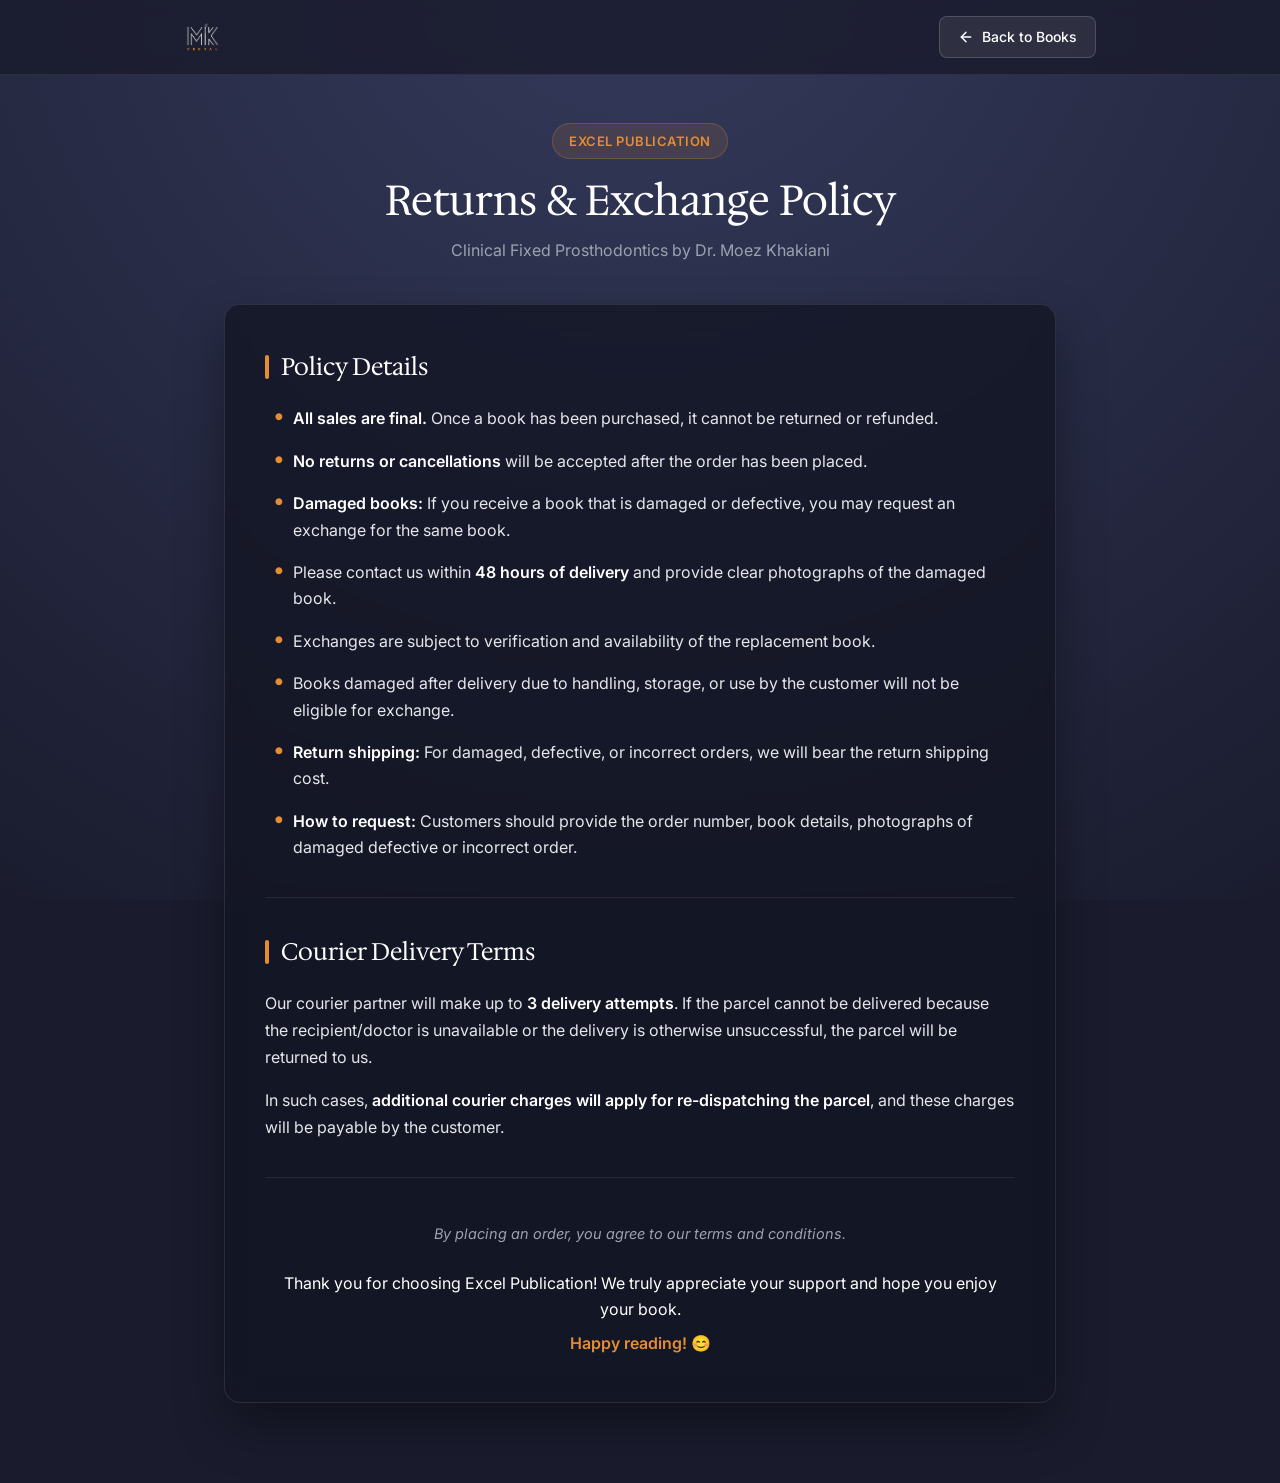
<file: books/returns-and-exchange/index.html>
<!doctype html>
<html lang="en">
  <head>
    <meta charset="utf-8" />
    <title>Returns &amp; Exchange Policy | Clinical Fixed Prosthodontics - MIK Dental</title>
    <meta
      content="Read the Returns and Exchange Policy and Courier Delivery Terms for Clinical Fixed Prosthodontics books by Dr. Moez Khakiani."
      name="description"
    />
    <meta content="Returns &amp; Exchange Policy | Clinical Fixed Prosthodontics" property="og:title" />
    <meta
      content="Read the Returns and Exchange Policy and Courier Delivery Terms for Clinical Fixed Prosthodontics books by Dr. Moez Khakiani."
      property="og:description"
    />
    <meta content="width=device-width, initial-scale=1" name="viewport" />
    <link href="/assets/shared.css" rel="stylesheet" type="text/css" />
    <link href="/assets/books.css" rel="stylesheet" type="text/css" />
    <link href="https://fonts.googleapis.com" rel="preconnect" />
    <link
      href="https://fonts.gstatic.com"
      rel="preconnect"
      crossorigin="anonymous"
    />
    <script
      src="/assets/webfont.js"
      type="text/javascript"
    ></script>
    <script type="text/javascript">
      WebFont.load({
        google: {
          families: [
            "Hedvig Letters Serif:300,400,500,600,700",
            "Instrument Sans:300,400,500,600,700",
            "Inter:300,400,500,600,700",
            "Poppins:300,400,500,600,700",
          ],
        },
      });
    </script>
    <script src="/assets/mik-tracking.js" type="text/javascript"></script>
    <link
      href="/assets/684c4065716931dac3e75159_MIK-Logo-32x32.png"
      rel="shortcut icon"
      type="image/x-icon"
    />
    <link
      href="/assets/684c406891a7a26bbf089cfc_MIK-Logo-256x256.png"
      rel="apple-touch-icon"
    />
    <style>
      :root {
        --policy-bg: #202235;
        --policy-card-bg: rgba(18, 20, 34, 0.75);
        --policy-card-border: rgba(255, 255, 255, 0.1);
        --policy-accent: #e48d34;
        --policy-text: #e5e7eb;
        --policy-text-muted: #9ca3af;
      }

      * {
        box-sizing: border-box;
      }

      html {
        min-height: 100%;
        background-color: #1a1c2e;
      }

      body {
        margin: 0;
        background-color: #1a1c2e;
        background-image: radial-gradient(circle at 50% -10%, #353b5d 0%, #1a1c2e 100%);
        background-attachment: fixed;
        background-repeat: no-repeat;
        background-size: cover;
        color: var(--policy-text);
        font-family: var(--inter), -apple-system, BlinkMacSystemFont, "Segoe UI", Roboto, sans-serif;
        min-height: 100vh;
        display: flex;
        flex-direction: column;
        line-height: 1.7;
        overflow-x: hidden;
      }

      /* Navigation Header */
      .policy-navbar {
        background-color: rgba(26, 28, 46, 0.85);
        backdrop-filter: blur(12px);
        -webkit-backdrop-filter: blur(12px);
        border-bottom: 1px solid rgba(255, 255, 255, 0.08);
        position: sticky;
        top: 0;
        z-index: 100;
        width: 100%;
      }

      .policy-nav-container {
        max-width: 960px;
        margin: 0 auto;
        padding: 16px 24px;
        display: flex;
        justify-content: space-between;
        align-items: center;
      }

      .policy-nav-brand {
        display: flex;
        align-items: center;
        text-decoration: none;
        transition: opacity 0.2s ease;
      }

      .policy-nav-brand:hover {
        opacity: 0.85;
      }

      .policy-nav-brand img {
        height: 38px;
        width: auto;
        display: block;
      }

      .back-to-books-btn {
        display: inline-flex;
        align-items: center;
        gap: 8px;
        color: #ffffff;
        background-color: rgba(255, 255, 255, 0.08);
        border: 1px solid rgba(255, 255, 255, 0.16);
        padding: 8px 18px;
        border-radius: 8px;
        font-size: 14px;
        font-weight: 500;
        text-decoration: none;
        transition: all 0.2s ease;
      }

      .back-to-books-btn:hover {
        background-color: rgba(255, 255, 255, 0.16);
        border-color: var(--policy-accent);
        color: var(--policy-accent);
      }

      .back-to-books-btn svg {
        transition: transform 0.2s ease;
      }

      .back-to-books-btn:hover svg {
        transform: translateX(-3px);
      }

      /* Main Content Layout */
      .policy-main {
        flex: 1;
        max-width: 880px;
        width: 100%;
        margin: 0 auto;
        padding: 48px 24px 80px;
      }

      .policy-header {
        text-align: center;
        margin-bottom: 40px;
      }

      .policy-badge {
        display: inline-block;
        background-color: rgba(228, 141, 52, 0.12);
        color: var(--policy-accent);
        border: 1px solid rgba(228, 141, 52, 0.25);
        border-radius: 20px;
        padding: 6px 16px;
        font-size: 13px;
        font-weight: 600;
        letter-spacing: 0.5px;
        text-transform: uppercase;
        margin-bottom: 16px;
      }

      .policy-title {
        font-family: var(--heldwig);
        font-size: 42px;
        font-weight: 400;
        line-height: 1.2;
        color: #ffffff;
        margin: 0 0 12px;
      }

      .policy-subtitle {
        color: var(--policy-text-muted);
        font-size: 16px;
        margin: 0;
      }

      /* Policy Card */
      .policy-card {
        background-color: var(--policy-card-bg);
        border: 1px solid var(--policy-card-border);
        border-radius: 16px;
        padding: 44px 40px;
        box-shadow: 0 24px 48px rgba(0, 0, 0, 0.35);
        backdrop-filter: blur(12px);
        -webkit-backdrop-filter: blur(12px);
      }

      .policy-section {
        margin-bottom: 32px;
      }

      .policy-section-heading {
        font-family: var(--heldwig);
        font-size: 24px;
        font-weight: 400;
        color: #ffffff;
        margin: 0 0 20px;
        display: flex;
        align-items: center;
        gap: 12px;
      }

      .policy-section-heading::before {
        content: "";
        display: inline-block;
        width: 4px;
        height: 24px;
        background-color: var(--policy-accent);
        border-radius: 2px;
      }

      /* List Items */
      .policy-list {
        list-style: none;
        padding: 0;
        margin: 0;
        display: flex;
        flex-direction: column;
        gap: 16px;
      }

      .policy-list-item {
        position: relative;
        padding-left: 28px;
        color: var(--policy-text);
        font-size: 16px;
        line-height: 1.65;
      }

      .policy-list-item::before {
        content: "•";
        position: absolute;
        left: 8px;
        top: -1px;
        color: var(--policy-accent);
        font-size: 22px;
        line-height: 1;
      }

      .policy-list-item strong {
        color: #ffffff;
        font-weight: 600;
      }

      /* Divider between sections */
      .policy-divider {
        width: 100%;
        height: 1px;
        background-color: rgba(255, 255, 255, 0.08);
        margin: 36px 0;
      }

      /* Courier Terms Section */
      .courier-section p {
        margin: 0 0 16px;
        color: var(--policy-text);
        font-size: 16px;
        line-height: 1.7;
      }

      .courier-section p:last-child {
        margin-bottom: 0;
      }

      .courier-section strong {
        color: #ffffff;
        font-weight: 600;
      }

      /* Clean Unified Closing */
      .policy-closing {
        text-align: center;
        padding-top: 8px;
      }

      .terms-agreement-text {
        font-size: 14.5px;
        color: var(--policy-text-muted);
        font-style: italic;
        margin-bottom: 24px;
      }

      .terms-agreement-text strong {
        color: #d1d5db;
        font-style: normal;
      }

      .appreciation-content {
        color: #ffffff;
        font-size: 16px;
        line-height: 1.6;
        margin: 0 0 8px;
      }

      .appreciation-signature {
        color: var(--policy-accent);
        font-weight: 600;
        font-size: 16px;
      }

      /* Responsive Adjustments */
      @media (max-width: 767px) {
        .policy-nav-container {
          padding: 14px 16px;
        }

        .policy-nav-brand img {
          height: 32px;
        }

        .back-to-books-btn {
          padding: 6px 12px;
          font-size: 13px;
        }

        .policy-main {
          padding: 32px 16px 60px;
        }

        .policy-title {
          font-size: 30px;
        }

        .policy-card {
          padding: 28px 20px;
          border-radius: 12px;
        }

        .policy-section-heading {
          font-size: 20px;
        }

        .policy-list-item {
          font-size: 15px;
        }

        .courier-section p {
          font-size: 15px;
        }

        .appreciation-content {
          font-size: 15px;
        }
      }
    </style>
  </head>
  <body>
    <header class="policy-navbar">
      <div class="policy-nav-container">
        <a href="/books" class="policy-nav-brand" aria-label="MIK Dental Home">
          <img
            src="/assets/6839c93074d923e667f3b17b_MK%20logo.png"
            loading="lazy"
            alt="MIK Dental Logo"
          />
        </a>
        <a href="/books" class="back-to-books-btn">
          <svg
            xmlns="http://www.w3.org/2000/svg"
            width="16"
            height="16"
            viewBox="0 0 24 24"
            fill="none"
            stroke="currentColor"
            stroke-width="2.2"
            stroke-linecap="round"
            stroke-linejoin="round"
          >
            <line x1="19" y1="12" x2="5" y2="12"></line>
            <polyline points="12 19 5 12 12 5"></polyline>
          </svg>
          <span>Back to Books</span>
        </a>
      </div>
    </header>

    <main class="policy-main">
      <div class="policy-header">
        <span class="policy-badge">Excel Publication</span>
        <h1 class="policy-title">Returns &amp; Exchange Policy</h1>
        <p class="policy-subtitle">Clinical Fixed Prosthodontics by Dr. Moez Khakiani</p>
      </div>

      <div class="policy-card">
        <section class="policy-section">
          <h2 class="policy-section-heading">Policy Details</h2>
          <ul class="policy-list">
            <li class="policy-list-item">
              <strong>All sales are final.</strong> Once a book has been purchased, it cannot be returned or refunded.
            </li>
            <li class="policy-list-item">
              <strong>No returns or cancellations</strong> will be accepted after the order has been placed.
            </li>
            <li class="policy-list-item">
              <strong>Damaged books:</strong> If you receive a book that is damaged or defective, you may request an exchange for the same book.
            </li>
            <li class="policy-list-item">
              Please contact us within <strong>48 hours of delivery</strong> and provide clear photographs of the damaged book.
            </li>
            <li class="policy-list-item">
              Exchanges are subject to verification and availability of the replacement book.
            </li>
            <li class="policy-list-item">
              Books damaged after delivery due to handling, storage, or use by the customer will not be eligible for exchange.
            </li>
            <li class="policy-list-item">
              <strong>Return shipping:</strong> For damaged, defective, or incorrect orders, we will bear the return shipping cost.
            </li>
            <li class="policy-list-item">
              <strong>How to request:</strong> Customers should provide the order number, book details, photographs of damaged defective or incorrect order.
            </li>
          </ul>
        </section>

        <div class="policy-divider"></div>

        <section class="courier-section">
          <h2 class="policy-section-heading">Courier Delivery Terms</h2>
          <p>
            Our courier partner will make up to <strong>3 delivery attempts</strong>. If the parcel cannot be delivered because the recipient/doctor is unavailable or the delivery is otherwise unsuccessful, the parcel will be returned to us.
          </p>
          <p>
            In such cases, <strong>additional courier charges will apply for re-dispatching the parcel</strong>, and these charges will be payable by the customer.
          </p>
        </section>

        <div class="policy-divider"></div>

        <div class="policy-closing">
          <p class="terms-agreement-text">
            By placing an order, you agree to our terms and conditions.
          </p>
          <p class="appreciation-content">
            Thank you for choosing Excel Publication! We truly appreciate your support and hope you enjoy your book.
          </p>
          <div class="appreciation-signature">Happy reading! 😊</div>
        </div>
      </div>
    </main>
  </body>
</html>
</file>
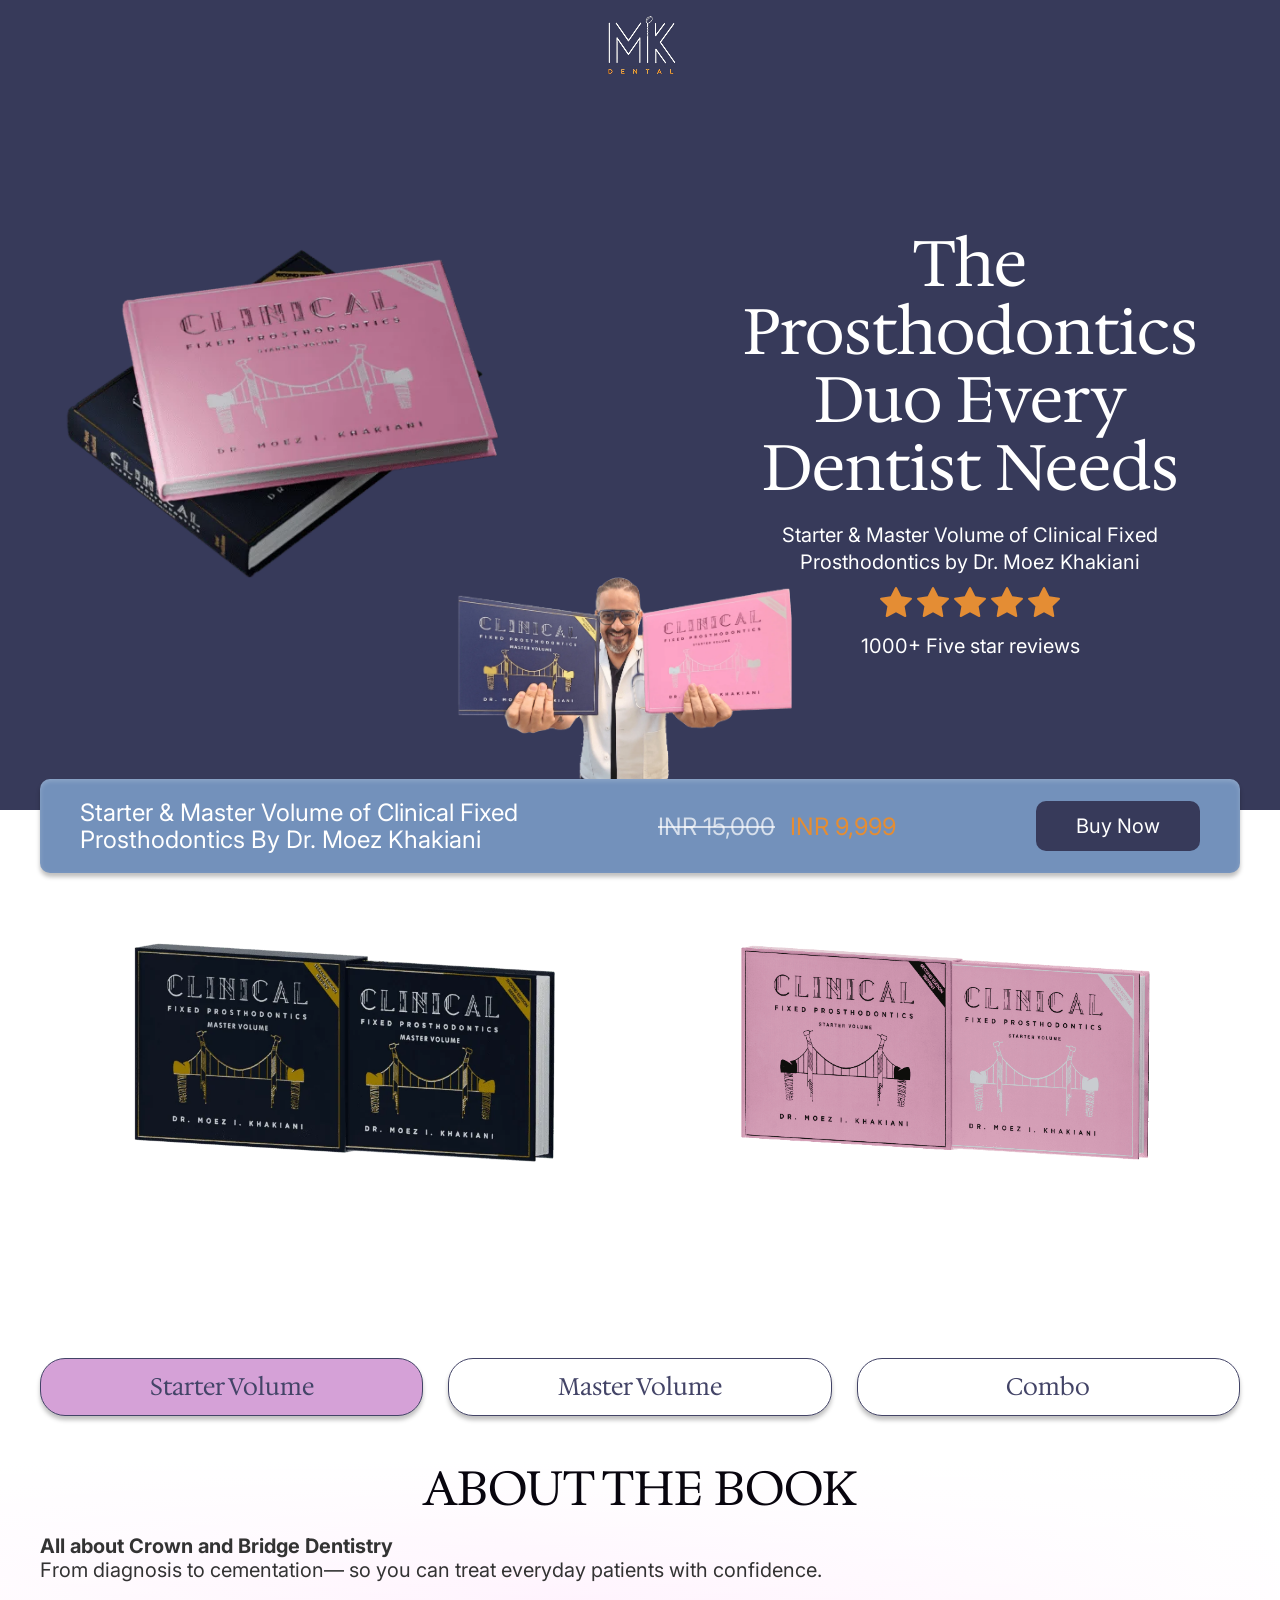
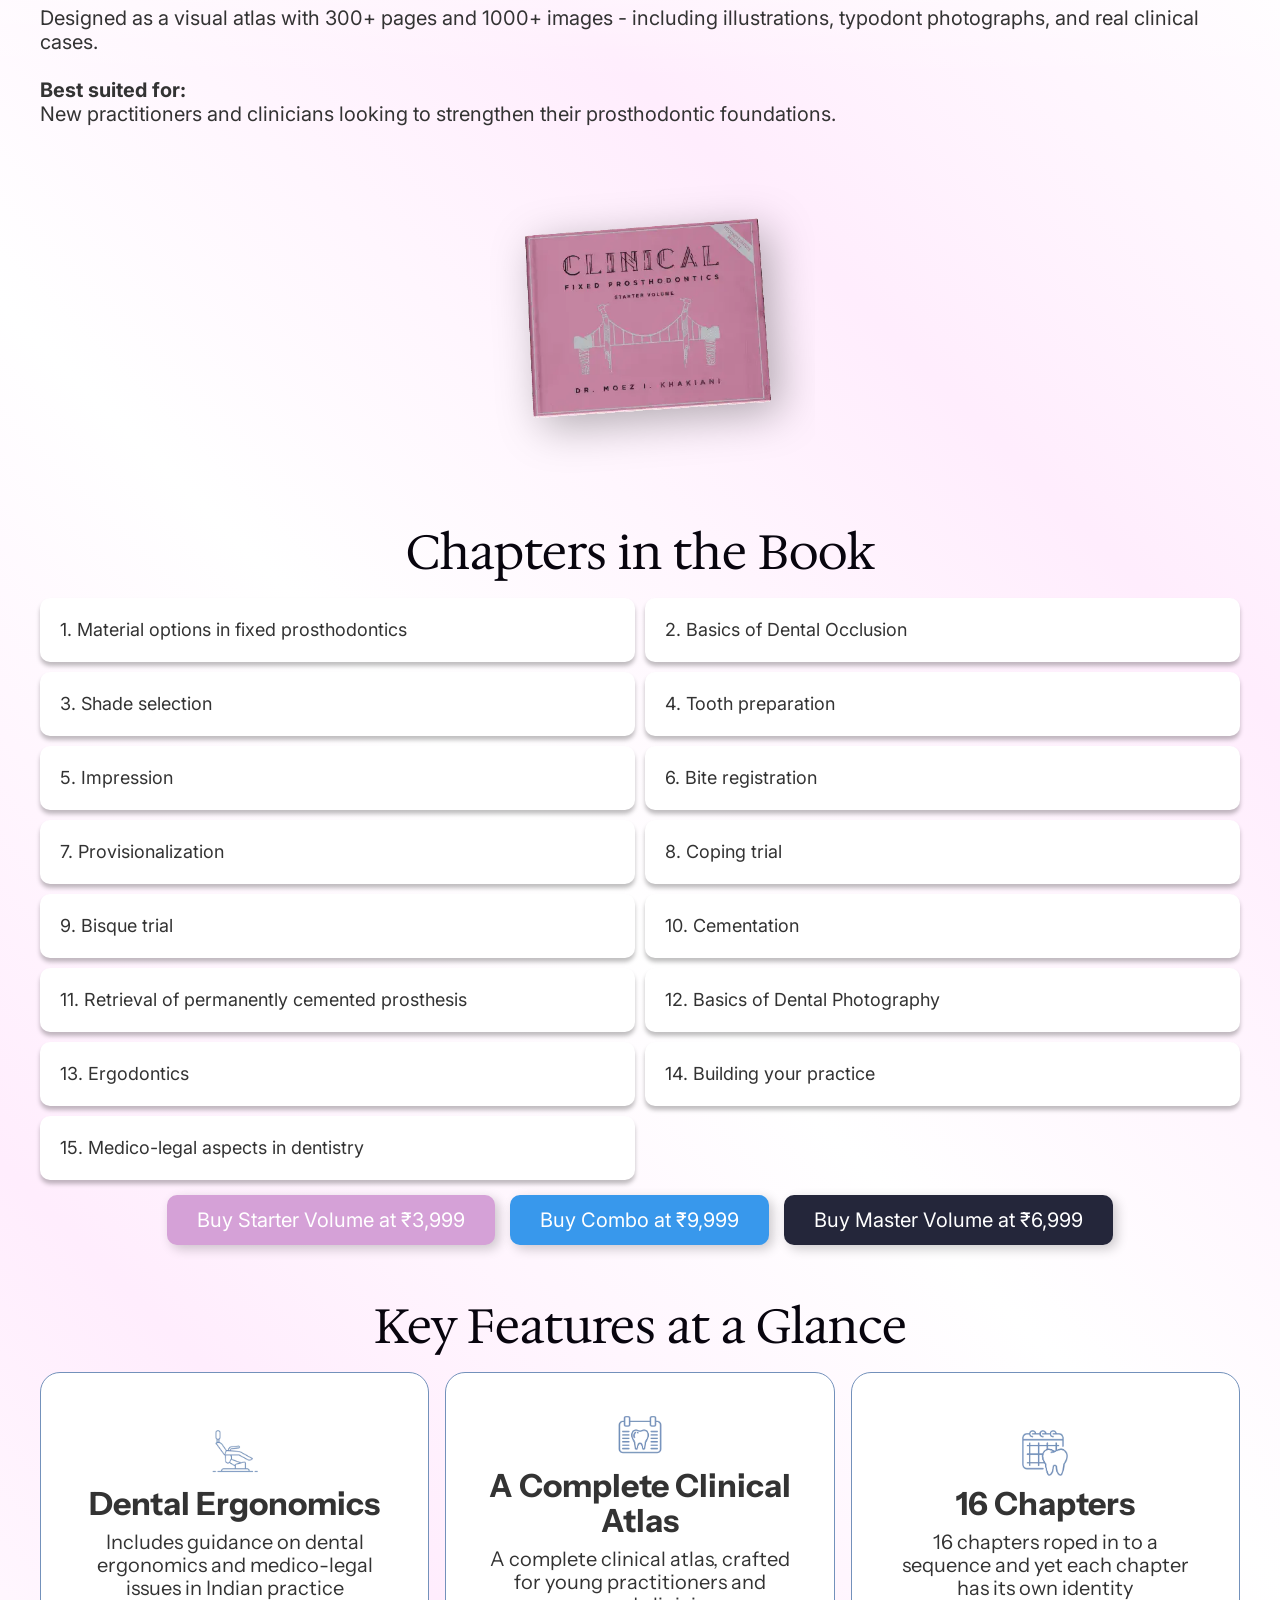
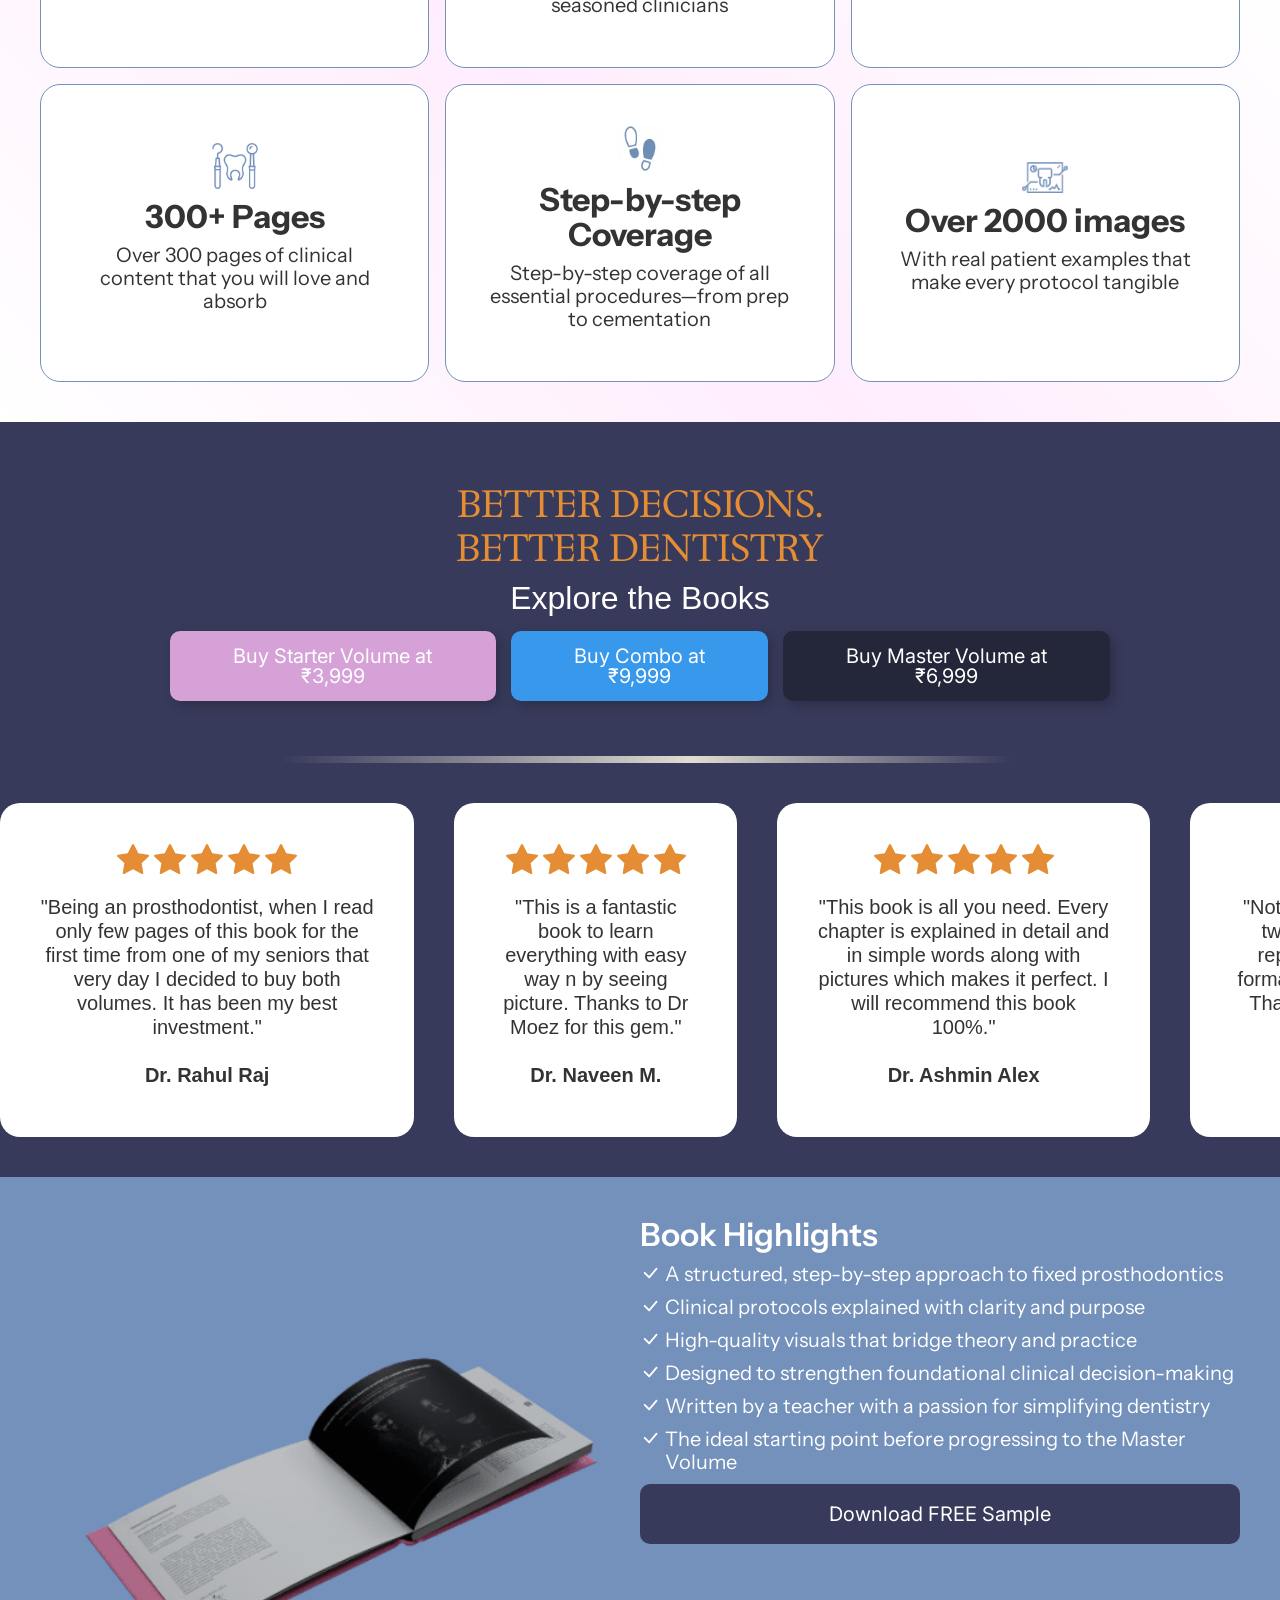
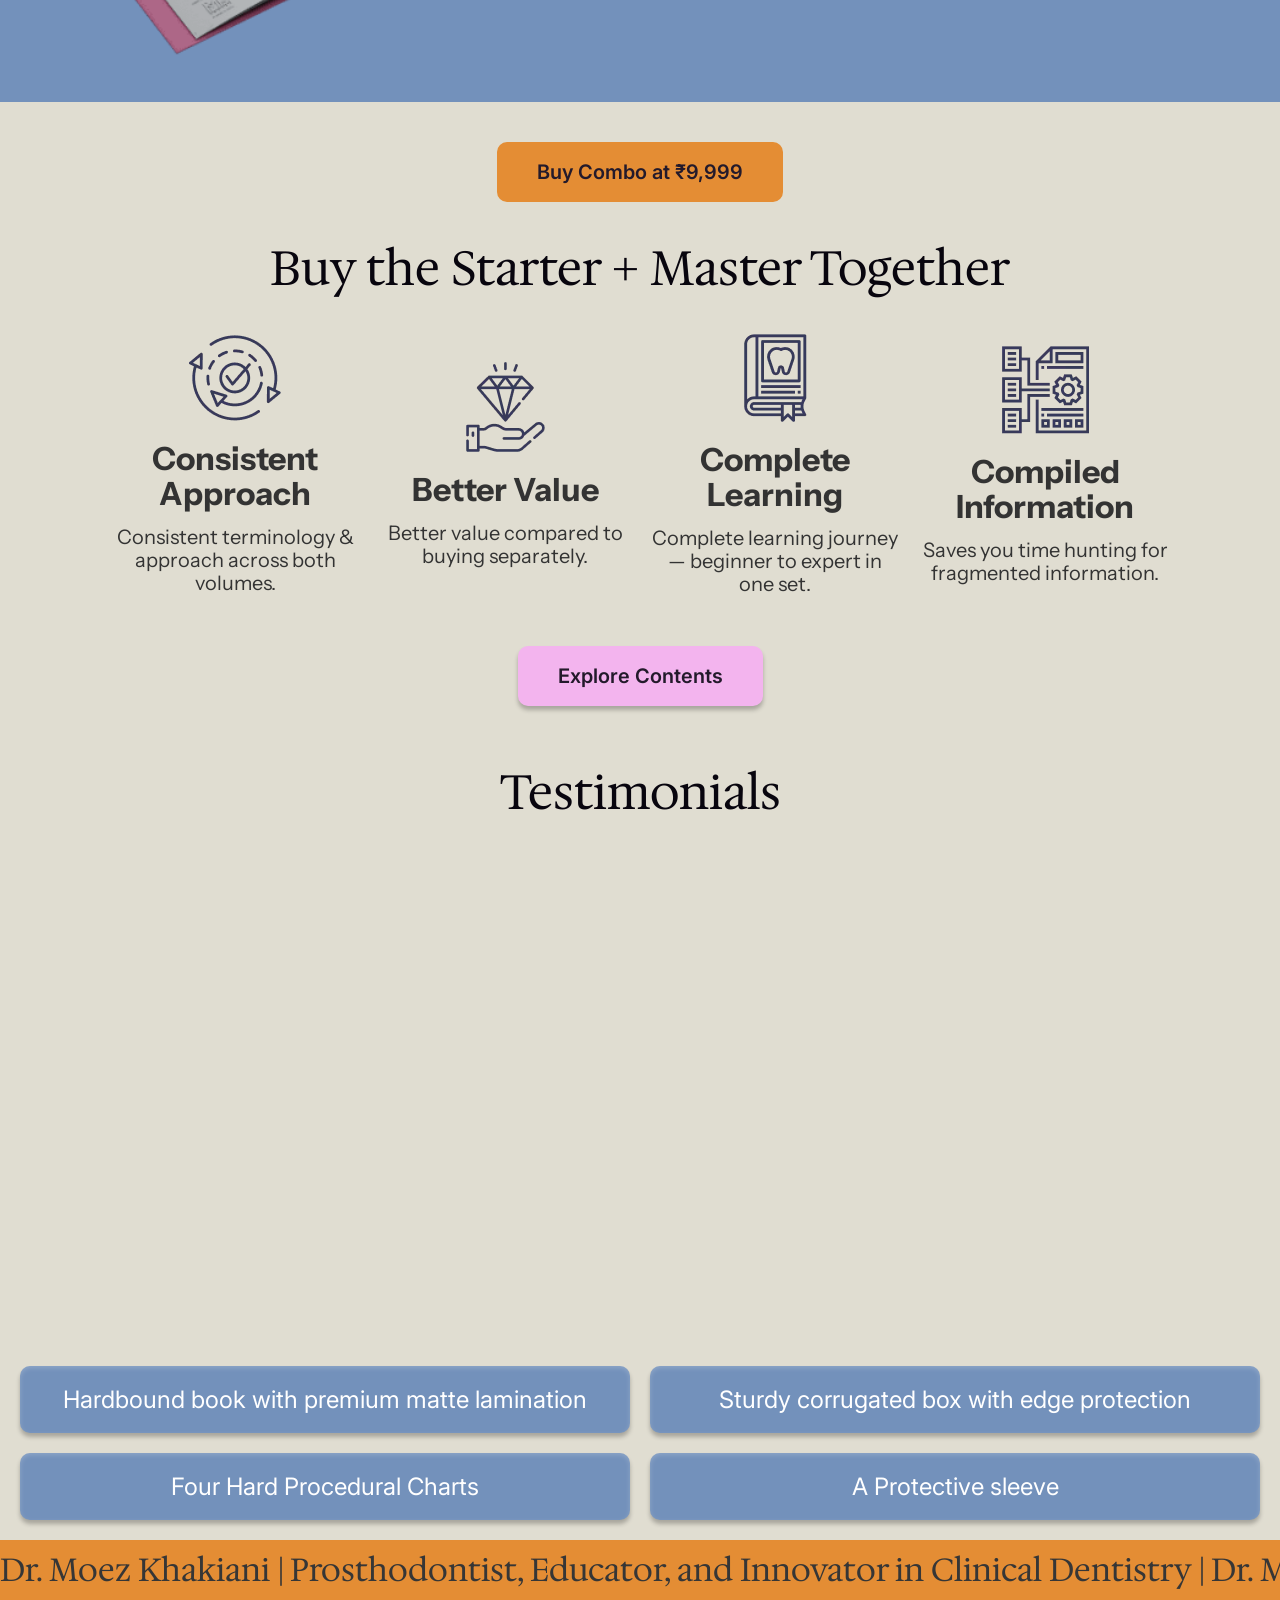
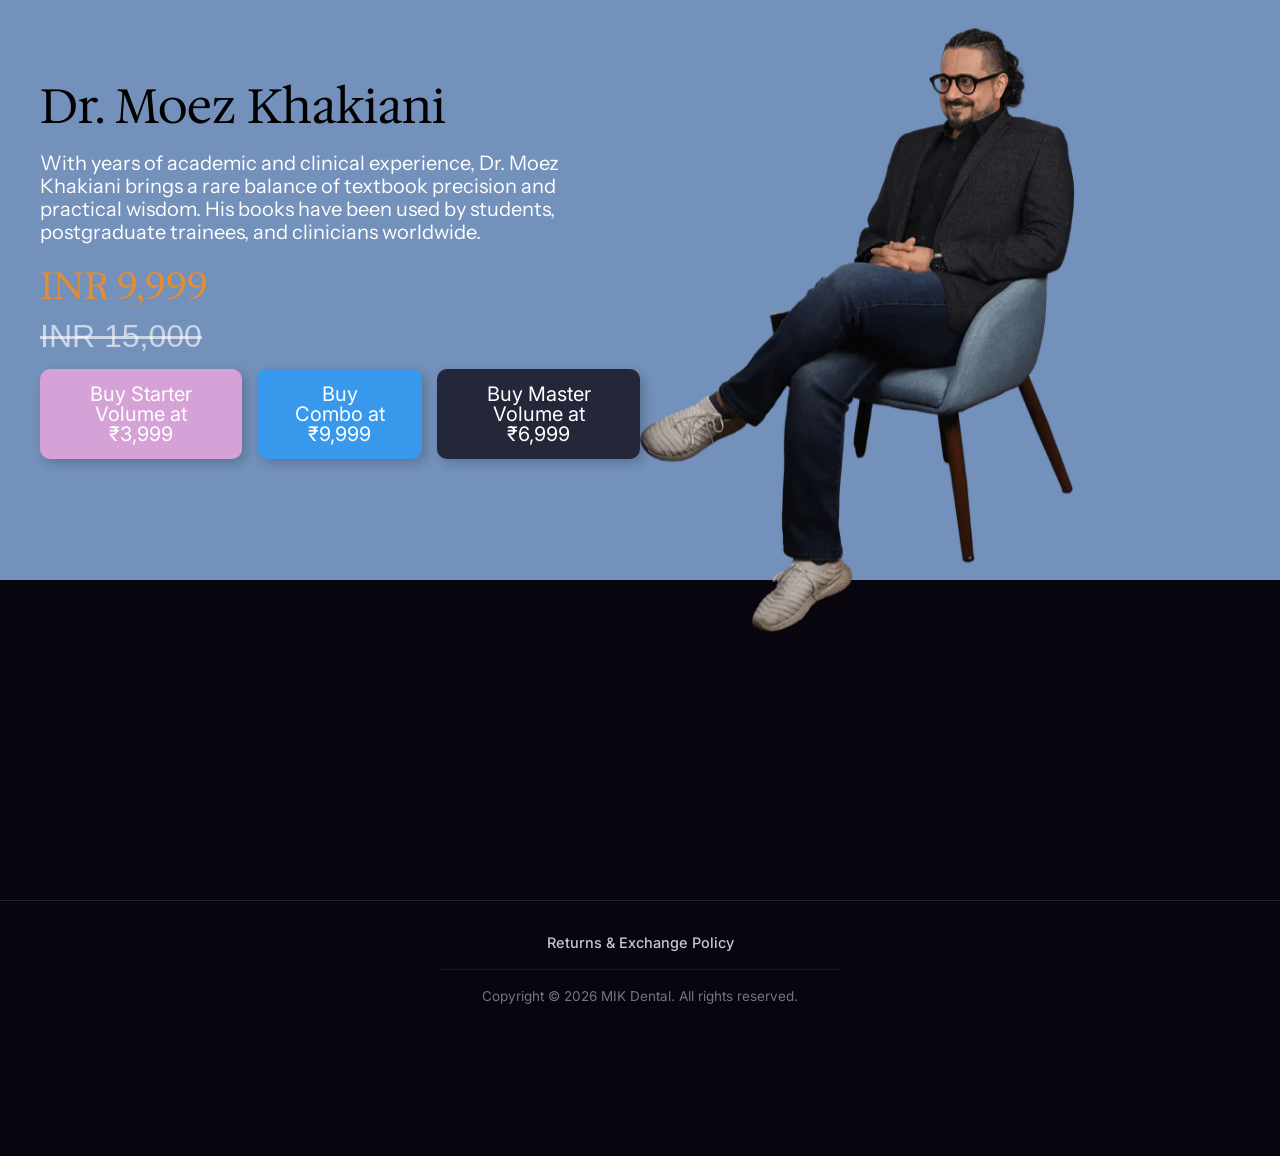
<file: books.html>
<!doctype html>
<html lang="en">
  <head>
    <meta charset="utf-8" />
    <title>Fixed Prosthodontics</title>
    <meta
      content="Explore Dr. Moez Khakiani's Starter and Master Volume of Clinical Fixed Prosthodontics, with direct sample downloads and purchase options."
      name="description"
    />
    <meta content="Fixed Prosthodontics" property="og:title" />
    <meta
      content="Explore Dr. Moez Khakiani's Starter and Master Volume of Clinical Fixed Prosthodontics, with direct sample downloads and purchase options."
      property="og:description"
    />
    <meta content="Fixed Prosthodontics" property="twitter:title" />
    <meta
      content="Explore Dr. Moez Khakiani's Starter and Master Volume of Clinical Fixed Prosthodontics, with direct sample downloads and purchase options."
      property="twitter:description"
    />
    <meta content="width=device-width, initial-scale=1" name="viewport" />
    <link href="./assets/shared.css" rel="stylesheet" type="text/css" />
    <link href="./assets/books.css" rel="stylesheet" type="text/css" />
    <link href="https://fonts.googleapis.com" rel="preconnect" />
    <link
      href="https://fonts.gstatic.com"
      rel="preconnect"
      crossorigin="anonymous"
    />
    <script
      src="./assets/webfont.js"
      type="text/javascript"
    ></script>
    <script type="text/javascript">
      WebFont.load({
        google: {
          families: [
            "Hedvig Letters Serif:300,400,500,600,700",
            "Instrument Sans:300,400,500,600,700",
            "Inter:300,400,500,600,700",
            "Poppins:300,400,500,600,700",
            "Roboto Mono:300,400,500,600,700",
          ],
        },
      });
    </script>
    <script type="text/javascript">
      !(function (o, c) {
        var n = c.documentElement,
          t = " w-mod-";
        ((n.className += t + "js"),
          ("ontouchstart" in o ||
            (o.DocumentTouch && c instanceof DocumentTouch)) &&
            (n.className += t + "touch"));
      })(window, document);
    </script>
    <script src="./assets/mik-tracking.js" type="text/javascript"></script>
    <!-- Microsoft Clarity -->
    <script type="text/javascript">
      (function(c,l,a,r,i,t,y){
        c[a]=c[a]||function(){(c[a].q=c[a].q||[]).push(arguments)};
        t=l.createElement(r);t.async=1;t.src="https://www.clarity.ms/tag/"+i;
        y=l.getElementsByTagName(r)[0];y.parentNode.insertBefore(t,y);
      })(window, document, "clarity", "script", "ycbter04kc");
    </script>
    <!-- Meta Pixel Code -->
    <script type="text/javascript">
      !function(f,b,e,v,n,t,s)
      {if(f.fbq)return;n=f.fbq=function(){n.callMethod?
      n.callMethod.apply(n,arguments):n.queue.push(arguments)};
      if(!f._fbq)f._fbq=n;n.push=n;n.loaded=!0;n.version='2.0';
      n.queue=[];t=b.createElement(e);t.async=!0;
      t.src=v;s=b.getElementsByTagName(e)[0];
      s.parentNode.insertBefore(t,s)}(window, document,'script',
      'https://connect.facebook.net/en_US/fbevents.js');
      fbq('init', '1473364473373213');
      fbq('track', 'PageView');

      // Meta Pixel Event Tracking: InitiateCheckout on purchase CTA clicks
      document.addEventListener("mik:initiate_checkout", function (e) {
        if (typeof window.fbq === "function" && e.detail) {
          var detail = e.detail;
          var value = detail.ecommerce && typeof detail.ecommerce.value === "number" ? detail.ecommerce.value : undefined;
          var eventData = {
            content_name: detail.product || "Fixed Prosthodontics",
            content_ids: detail.product_id ? [detail.product_id] : [],
            content_type: "product",
            currency: "INR",
          };
          if (typeof value === "number") {
            eventData.value = value;
          }
          window.fbq("track", "InitiateCheckout", eventData);
        }
      });

      // Meta Pixel Event Tracking: Lead on free sample PDF downloads
      document.addEventListener("click", function (event) {
        var target = event.target;
        if (!target || !target.closest) return;
        var link = target.closest("a[href]");
        if (!link) return;
        var href = link.getAttribute("href") || "";
        if (/\.pdf(\?|#|$)/i.test(href)) {
          var title = link.textContent.trim() || "Book Sample PDF";
          if (typeof window.fbq === "function") {
            window.fbq("track", "Lead", {
              content_name: title,
            });
          }
        }
      }, true);
    </script>
    <!-- End Meta Pixel Code -->
    <link
      href="./assets/684c4065716931dac3e75159_MIK-Logo-32x32.webp"
      rel="shortcut icon"
      type="image/x-icon"
    />
    <link
      href="./assets/684c406891a7a26bbf089cfc_MIK-Logo-256x256.webp"
      rel="apple-touch-icon"
    />
    <style>
      /* This kills horizontal scroll without breaking 'position: sticky' */
      html,
      body {
        overflow-x: clip;
        max-width: 100%;
        position: relative;
      }

      /* Optional: If the above doesn't catch it, apply to your main wrapper */
      .page-wrapper {
        overflow: clip;
      }
    </style>
  </head>
  <body>
    <!-- Meta Pixel noscript fallback -->
    <noscript><img height="1" width="1" style="display:none"
      src="https://www.facebook.com/tr?id=1473364473373213&ev=PageView&noscript=1"
      alt=""
    /></noscript>
    <section class="prost-navbar">
      <img
        src="./assets/6839c93074d923e667f3b17b_MK%20logo.webp"
        loading="lazy"
        alt="MIK Dental Logo"
      />
    </section>
    <section class="pros-hero-section">
      <div class="w-layout-blockcontainer prost-container hero w-container">
        <div
          class="w-layout-blockcontainer prost-hero-lottie-container w-container"
        >
          <div
            class="lottie-animation-5"
            data-w-id="a251ac00-9600-32a9-4785-8b36f82748a9"
            data-animation-type="lottie"
            data-src="./assets/68ef96ef1089f67e31a0319a_book_fall_oct_optimized.json"
            data-loop="0"
            data-direction="1"
            data-autoplay="1"
            data-is-ix2-target="0"
            data-renderer="svg"
            data-default-duration="1.5833333333333333"
            data-duration="2"
          ></div>
        </div>
        <div class="prost-hero-text-container">
          <h1 class="prost-hero-tag">
            The Prosthodontics Duo Every Dentist Needs
          </h1>
          <h2 class="prost-hero-subtag">
            Starter &amp; Master Volume of Clinical Fixed Prosthodontics by Dr.
            Moez Khakiani
          </h2>
          <div class="prost-hero-stars">
            <div class="star-1 w-embed">
              <svg
                xmlns="http://www.w3.org/2000/svg"
                width="32"
                height="32"
                fill="currentColor"
                class="bi bi-star-fill"
                viewBox="0 0 16 16"
              >
                <path
                  d="M3.612 15.443c-.386.198-.824-.149-.746-.592l.83-4.73L.173 6.765c-.329-.314-.158-.888.283-.95l4.898-.696L7.538.792c.197-.39.73-.39.927 0l2.184 4.327 4.898.696c.441.062.612.636.282.95l-3.522 3.356.83 4.73c.078.443-.36.79-.746.592L8 13.187l-4.389 2.256z"
                />
              </svg>
            </div>
            <div class="star-1 w-embed">
              <svg
                xmlns="http://www.w3.org/2000/svg"
                width="32"
                height="32"
                fill="currentColor"
                class="bi bi-star-fill"
                viewBox="0 0 16 16"
              >
                <path
                  d="M3.612 15.443c-.386.198-.824-.149-.746-.592l.83-4.73L.173 6.765c-.329-.314-.158-.888.283-.95l4.898-.696L7.538.792c.197-.39.73-.39.927 0l2.184 4.327 4.898.696c.441.062.612.636.282.95l-3.522 3.356.83 4.73c.078.443-.36.79-.746.592L8 13.187l-4.389 2.256z"
                />
              </svg>
            </div>
            <div class="star-1 w-embed">
              <svg
                xmlns="http://www.w3.org/2000/svg"
                width="32"
                height="32"
                fill="currentColor"
                class="bi bi-star-fill"
                viewBox="0 0 16 16"
              >
                <path
                  d="M3.612 15.443c-.386.198-.824-.149-.746-.592l.83-4.73L.173 6.765c-.329-.314-.158-.888.283-.95l4.898-.696L7.538.792c.197-.39.73-.39.927 0l2.184 4.327 4.898.696c.441.062.612.636.282.95l-3.522 3.356.83 4.73c.078.443-.36.79-.746.592L8 13.187l-4.389 2.256z"
                />
              </svg>
            </div>
            <div class="star-1 w-embed">
              <svg
                xmlns="http://www.w3.org/2000/svg"
                width="32"
                height="32"
                fill="currentColor"
                class="bi bi-star-fill"
                viewBox="0 0 16 16"
              >
                <path
                  d="M3.612 15.443c-.386.198-.824-.149-.746-.592l.83-4.73L.173 6.765c-.329-.314-.158-.888.283-.95l4.898-.696L7.538.792c.197-.39.73-.39.927 0l2.184 4.327 4.898.696c.441.062.612.636.282.95l-3.522 3.356.83 4.73c.078.443-.36.79-.746.592L8 13.187l-4.389 2.256z"
                />
              </svg>
            </div>
            <div class="star-1 w-embed">
              <svg
                xmlns="http://www.w3.org/2000/svg"
                width="32"
                height="32"
                fill="currentColor"
                class="bi bi-star-fill"
                viewBox="0 0 16 16"
              >
                <path
                  d="M3.612 15.443c-.386.198-.824-.149-.746-.592l.83-4.73L.173 6.765c-.329-.314-.158-.888.283-.95l4.898-.696L7.538.792c.197-.39.73-.39.927 0l2.184 4.327 4.898.696c.441.062.612.636.282.95l-3.522 3.356.83 4.73c.078.443-.36.79-.746.592L8 13.187l-4.389 2.256z"
                />
              </svg>
            </div>
          </div>
          <h2 class="prost-hero-subtag">1000+ Five star reviews</h2>
        </div>
      </div>
      <img
        sizes="(max-width: 1810px) 100vw, 1810px"
        srcset="
          ./assets/6908831550797a23b48a676f_Moez%20doc-p-500.webp   500w,
          ./assets/6908831550797a23b48a676f_Moez%20doc-p-800.webp   800w,
          ./assets/6908831550797a23b48a676f_Moez%20doc-p-1080.webp 1080w,
          ./assets/6908831550797a23b48a676f_Moez%20doc-p-1600.webp 1600w,
          ./assets/6908831550797a23b48a676f_Moez%20doc.webp        1810w
        "
        alt=""
        src="./assets/6908831550797a23b48a676f_Moez%20doc.webp"
        loading="lazy"
        class="image-588255477"
      />
    </section>
    <div class="w-layout-blockcontainer prost-floating-container w-container">
      <div class="div-block-83">
        <div class="prost-floating-cta float">
          <div class="prost-floating-cta-text to-hide">
            Starter &amp; Master Volume of Clinical Fixed<br />Prosthodontics By
            Dr. Moez Khakiani
          </div>
          <div class="div-block-70">
            <div class="prost-floating-cta-text strike">INR 15,000</div>
            <div class="prost-floating-cta-text gold">INR 9,999</div>
          </div>
          <a href="#buy" class="button w-button">Buy Now</a>
        </div>
      </div>
    </div>
    <section class="section z">
      <div class="w-layout-blockcontainer prost-container w-container">
        <div class="div-block-84">
          <div
            data-w-id="3b2d6050-faba-b7a0-0d9b-d47f49b67acf"
            data-is-ix2-target="1"
            data-animation-type="lottie"
            data-src="./assets/68efa854dab29da9c17b7ede_black_folder_oct_optimized.json"
            data-loop="0"
            data-loop-mode="pingpong"
            data-direction="1"
            data-autoplay="0"
            data-renderer="svg"
            data-default-duration="0"
            data-duration="1"
          ></div>
          <div
            data-w-id="537fbd47-cbdf-4ad3-ba95-099f9ce8d017"
            data-is-ix2-target="1"
            data-animation-type="lottie"
            data-src="./assets/68bc055f558e9c33b7a2a68e_pink%20slide.json"
            data-loop="0"
            data-loop-mode="pingpong"
            data-direction="1"
            data-autoplay="0"
            data-renderer="svg"
            data-default-duration="0"
            data-duration="1"
          ></div>
        </div>
      </div>
    </section>
    <div class="div-block-71">
      <div
        id="tab"
        data-current="Tab 1"
        data-easing="ease"
        data-duration-in="300"
        data-duration-out="100"
        class="tabs w-tabs"
      >
        <div class="tabs-menu w-tab-menu">
          <a
            data-w-tab="Tab 1"
            class="tab-link-tab-1 w-inline-block w-tab-link w--current"
            ><div class="text-block-40">Starter Volume</div></a
          ><a
            data-w-tab="Tab 2"
            class="tab-link-tab-2 w-inline-block w-tab-link"
            ><div class="text-block-40">Master Volume</div></a
          ><a
            data-w-tab="Tab 3"
            class="tab-link-tab-3 w-inline-block w-tab-link"
            ><div class="text-block-40">Combo</div></a
          >
        </div>
        <div class="tabs-content w-tab-content">
          <div
            data-w-tab="Tab 1"
            class="tab-pane-tab-1 w-tab-pane w--tab-active"
          >
            <div class="w-layout-blockcontainer container-7 w-container">
              <h1 class="heading-6 _1">About the Book</h1>
              <div>
                <p class="paragraph-5">
                  <strong>All about Crown and Bridge Dentistry </strong
                  ><br />From diagnosis to cementation— so you can treat
                  everyday patients with confidence. <br /><br />Designed as a
                  visual atlas with 300+ pages and 1000+ images - including
                  illustrations, typodont photographs, and real clinical
                  cases.<br /><br /><strong>Best suited for:</strong><br />New
                  practitioners and clinicians looking to strengthen their
                  prosthodontic foundations.
                </p>
              </div>
              <div class="div-block-91">
                <div
                  data-w-id="fed68b6a-a62e-d12f-19c3-0c43394cb6b9"
                  data-animation-type="lottie"
                  data-src="./assets/68ef85200cdf6d2f185f8fb8_pink_levi_shadow.optimized.json"
                  data-loop="1"
                  data-direction="1"
                  data-autoplay="1"
                  data-is-ix2-target="0"
                  data-renderer="svg"
                  data-default-duration="0"
                  data-duration="4.125"
                ></div>
              </div>
              <h1 class="heading-6">Chapters in the Book</h1>
              <div
                id="w-node-cff92a61-2b98-f71c-47a7-61f71cd15216-3e61acd5"
                class="w-layout-layout quick-stack wf-layout-layout"
              >
                <div class="w-layout-cell">
                  <div class="div-block-72">
                    <h2 class="heading-7">
                      1. Material options in fixed prosthodontics
                    </h2>
                  </div>
                </div>
                <div class="w-layout-cell">
                  <div class="div-block-72">
                    <h2 class="heading-7">2. Basics of Dental Occlusion</h2>
                  </div>
                </div>
                <div class="w-layout-cell">
                  <div class="div-block-72">
                    <h2 class="heading-7">3. Shade selection</h2>
                  </div>
                </div>
                <div class="w-layout-cell">
                  <div class="div-block-72">
                    <h2 class="heading-7">4. Tooth preparation</h2>
                  </div>
                </div>
                <div class="w-layout-cell">
                  <div class="div-block-72">
                    <h2 class="heading-7">5. Impression</h2>
                  </div>
                </div>
                <div class="w-layout-cell">
                  <div class="div-block-72">
                    <h2 class="heading-7">6. Bite registration</h2>
                  </div>
                </div>
                <div class="w-layout-cell">
                  <div class="div-block-72">
                    <h2 class="heading-7">7. Provisionalization</h2>
                  </div>
                </div>
                <div class="w-layout-cell">
                  <div class="div-block-72">
                    <h2 class="heading-7">8. Coping trial</h2>
                  </div>
                </div>
                <div class="w-layout-cell">
                  <div class="div-block-72">
                    <h2 class="heading-7">9. Bisque trial</h2>
                  </div>
                </div>
                <div class="w-layout-cell">
                  <div class="div-block-72">
                    <h2 class="heading-7">10. Cementation</h2>
                  </div>
                </div>
                <div class="w-layout-cell">
                  <div class="div-block-72">
                    <h2 class="heading-7">
                      11. Retrieval of permanently cemented prosthesis
                    </h2>
                  </div>
                </div>
                <div class="w-layout-cell">
                  <div class="div-block-72">
                    <h2 class="heading-7">12. Basics of Dental Photography</h2>
                  </div>
                </div>
                <div class="w-layout-cell">
                  <div class="div-block-72">
                    <h2 class="heading-7">13. Ergodontics</h2>
                  </div>
                </div>
                <div class="w-layout-cell">
                  <div class="div-block-72">
                    <h2 class="heading-7">14. Building your practice</h2>
                  </div>
                </div>
                <div class="w-layout-cell">
                  <div class="div-block-72">
                    <h2 class="heading-7">
                      15. Medico-legal aspects in dentistry
                    </h2>
                  </div>
                </div>
                <div class="w-layout-cell"></div>
              </div>
              <div class="book-purchase">
                <a
                  href="https://pages.razorpay.com/mikstarter"
                  target="_blank"
                  class="buy-book-btn starter w-button"
                  >Buy Starter Volume at ₹3,999</a
                ><a
                  href="https://pages.razorpay.com/mikcombo"
                  target="_blank"
                  class="buy-book-btn w-button"
                  >Buy Combo at ₹9,999</a
                ><a
                  href="https://pages.razorpay.com/mikmaster"
                  target="_blank"
                  class="buy-book-btn master w-button"
                  >Buy Master Volume at ₹6,999</a
                >
              </div>
              <h1 class="heading-6">Key Features at a Glance</h1>
              <div class="tab-key-features-dicgrid">
                <div class="div-block-73">
                  <img
                    loading="lazy"
                    src="./assets/68b81cc76a4460457da6d068_dentist-chair_5237211%201.webp"
                    alt=""
                    class="prost-key-features-icon"
                  />
                  <h1 class="heading-8">Dental Ergonomics</h1>
                  <p class="paragraph-6">
                    Includes guidance on dental ergonomics and medico-legal
                    issues in Indian practice
                  </p>
                </div>
                <div class="div-block-73">
                  <img
                    loading="lazy"
                    src="./assets/68bc096ca77a3792c301cb84_dental-appointment_17901656%201.webp"
                    alt=""
                    class="prost-key-features-icon"
                  />
                  <h1 class="heading-8">A Complete Clinical Atlas</h1>
                  <p class="paragraph-6">
                    A complete clinical atlas, crafted for young practitioners
                    and seasoned clinicians
                  </p>
                </div>
                <div class="div-block-73">
                  <img
                    loading="lazy"
                    src="./assets/68bc096cd9282a20f3e2f7f0_dental-care_12939529%201.webp"
                    alt=""
                    class="prost-key-features-icon"
                  />
                  <h1 class="heading-8">16 Chapters</h1>
                  <p class="paragraph-6">
                    16 chapters roped in to a sequence and yet each chapter has
                    its own identity
                  </p>
                </div>
                <div class="div-block-73">
                  <img
                    loading="lazy"
                    src="./assets/68bc096cb82e6ba640095688_dental_17089266%201.webp"
                    alt=""
                    class="prost-key-features-icon"
                  />
                  <h1 class="heading-8">300+ Pages</h1>
                  <p class="paragraph-6">
                    Over 300 pages of clinical content that you will love and
                    absorb
                  </p>
                </div>
                <div class="div-block-73">
                  <img
                    loading="lazy"
                    src="./assets/69538d7975de06dfc8800c79_Gemini_Generated_Image_e1taoge1taoge1ta%20(Custom).webp"
                    alt=""
                    class="prost-key-features-icon"
                  />
                  <h1 class="heading-8">Step-by-step Coverage</h1>
                  <p class="paragraph-6">
                    Step-by-step coverage of all essential procedures—from prep
                    to cementation
                  </p>
                </div>
                <div class="div-block-73">
                  <img
                    loading="lazy"
                    src="./assets/68df7b677000c984bbf9be61_pages.webp"
                    alt=""
                    class="prost-key-features-icon"
                  />
                  <h1 class="heading-8">Over 2000 images</h1>
                  <p class="paragraph-6">
                    With real patient examples that make every protocol tangible
                  </p>
                </div>
              </div>
            </div>
          </div>
          <div data-w-tab="Tab 2" class="tab-pane-tab-2 w-tab-pane">
            <div class="w-layout-blockcontainer container-7 w-container">
              <h1 class="heading-6 _1">About the Book</h1>
              <p class="paragraph-5">
                <strong>All about Advanced Dentistry<br />‍</strong>Covering
                full mouth reconstruction, implant occlusion, smile design,
                porcelain veneers, etc —so you can manage challenging cases with
                confidence.<br />Also designed as a clinical atlas with 500+
                pages and 2000+ images. <br /><br /><strong
                  >Best suited for: </strong
                ><br />Practicing clinicians eager to handle challenging and
                full-mouth prosthodontic cases.
              </p>
              <div class="div-block-91">
                <div
                  class="lottie-animation-6"
                  data-w-id="1d483577-fd9c-6638-936a-df8979228f92"
                  data-animation-type="lottie"
                  data-src="./assets/68ef85200a7fe62fc933b307_black_levi_shadow.optimized.json"
                  data-loop="1"
                  data-direction="1"
                  data-autoplay="1"
                  data-is-ix2-target="0"
                  data-renderer="svg"
                  data-default-duration="0"
                  data-duration="4.125"
                ></div>
              </div>
              <h1 class="heading-6">Chapters in the Book</h1>
              <div class="div-block-90">
                <p class="paragraph-5">SECTION 1: Dentistry Applied</p>
                <div
                  id="w-node-_5b1df6ab-de1c-e3fc-0bc2-30075896a46d-3e61acd5"
                  class="w-layout-layout quick-stack master wf-layout-layout"
                >
                  <div class="w-layout-cell">
                    <div class="div-block-72">
                      <h2 class="heading-7">
                        1. Master Level Occlusion: Posterior Teeth
                        Considerations
                      </h2>
                    </div>
                  </div>
                  <div class="w-layout-cell">
                    <div class="div-block-72">
                      <h2 class="heading-7">
                        2. Master Level Occlusion: Anterior Teeth Considerations
                      </h2>
                    </div>
                  </div>
                  <div class="w-layout-cell">
                    <div class="div-block-72">
                      <h2 class="heading-7">
                        3. Isolation in Clinical Dentistry
                      </h2>
                    </div>
                  </div>
                  <div class="w-layout-cell">
                    <div class="div-block-72">
                      <h2 class="heading-7">4. Post and Core Restorations</h2>
                    </div>
                  </div>
                  <div class="w-layout-cell">
                    <div class="div-block-72">
                      <h2 class="heading-7">
                        5. Posterior Partial Bonded Restorations
                      </h2>
                    </div>
                  </div>
                  <div class="w-layout-cell">
                    <div class="div-block-72">
                      <h2 class="heading-7">6. Porcelain Laminate Veneers</h2>
                    </div>
                  </div>
                  <div class="w-layout-cell">
                    <div class="div-block-72">
                      <h2 class="heading-7">
                        7. Introduction, Diagnosis and Treatment Navigation
                      </h2>
                    </div>
                  </div>
                  <div class="w-layout-cell"></div>
                </div>
              </div>
              <div class="div-block-90">
                <p class="paragraph-5">
                  SECTION 2: Conservative Bonded Restorations
                </p>
                <div
                  id="w-node-_696f50ff-4bcd-6d63-3ddb-68f2b89850fd-3e61acd5"
                  class="w-layout-layout quick-stack master wf-layout-layout"
                >
                  <div class="w-layout-cell">
                    <div class="div-block-72">
                      <h2 class="heading-7">
                        8. Requirements of an Articulator
                      </h2>
                    </div>
                  </div>
                  <div class="w-layout-cell">
                    <div class="div-block-72">
                      <h2 class="heading-7">
                        9. Facebow Record and Its Transfer
                      </h2>
                    </div>
                  </div>
                  <div class="w-layout-cell">
                    <div class="div-block-72">
                      <h2 class="heading-7">
                        10. Centric Relation and Its Recording
                      </h2>
                    </div>
                  </div>
                  <div class="w-layout-cell">
                    <div class="div-block-72">
                      <h2 class="heading-7">
                        11. Mandibular Cast Mounting and Programming of the
                        Articulator
                      </h2>
                    </div>
                  </div>
                  <div class="w-layout-cell">
                    <div class="div-block-72">
                      <h2 class="heading-7">
                        12. Vertical Dimension and Its Determination
                      </h2>
                    </div>
                  </div>
                  <div class="w-layout-cell">
                    <div class="div-block-72">
                      <h2 class="heading-7">
                        13. Wax-up and Its Intraoral Test Drive
                      </h2>
                    </div>
                  </div>
                </div>
              </div>
              <div class="div-block-90">
                <p class="paragraph-5">SECTION 3: Functional Rehabilitation</p>
                <div
                  id="w-node-_1d89ddc3-7394-6f2f-6c8f-cc738f7cde46-3e61acd5"
                  class="w-layout-layout quick-stack master wf-layout-layout"
                >
                  <div class="w-layout-cell">
                    <div class="div-block-72">
                      <h2 class="heading-7">
                        14. Management of Wear Using the Treatment Navigation
                        Approach
                      </h2>
                    </div>
                  </div>
                  <div class="w-layout-cell">
                    <div class="div-block-72">
                      <h2 class="heading-7">
                        15. Rehabilitations Using the Chronological
                        Reconstruction Concept
                      </h2>
                    </div>
                  </div>
                  <div class="w-layout-cell">
                    <div class="div-block-72">
                      <h2 class="heading-7">
                        16. Rehabilitations Using Digital Protocols
                      </h2>
                    </div>
                  </div>
                  <div class="w-layout-cell">
                    <div class="div-block-72">
                      <h2 class="heading-7">
                        17. Rehabilitations Using Indirect Partial Bonded
                        Prostheses
                      </h2>
                    </div>
                  </div>
                  <div class="w-layout-cell">
                    <div class="div-block-72">
                      <h2 class="heading-7">
                        18. Rehabilitations Using Composite Resin
                      </h2>
                    </div>
                  </div>
                  <div class="w-layout-cell">
                    <div class="div-block-72">
                      <h2 class="heading-7">19. Post Reconstruction Care</h2>
                    </div>
                  </div>
                </div>
              </div>
              <div class="div-block-90">
                <p class="paragraph-5">SECTION 4: Implant Dentistry</p>
                <div
                  id="w-node-_18cf7c5e-5ad7-4acb-ba7f-12c31525f08f-3e61acd5"
                  class="w-layout-layout quick-stack master wf-layout-layout"
                >
                  <div class="w-layout-cell">
                    <div class="div-block-72">
                      <h2 class="heading-7">
                        20. Impression Techniques in Implant Dentistry
                      </h2>
                    </div>
                  </div>
                  <div class="w-layout-cell">
                    <div class="div-block-72">
                      <h2 class="heading-7">21. Implant Occlusion</h2>
                    </div>
                  </div>
                </div>
              </div>
              <div class="div-block-90">
                <p class="paragraph-5">
                  SECTION 5: Interdisciplinary Dentistry
                </p>
                <div
                  id="w-node-_2ebf71aa-e83c-8304-ed9d-3e3d3f586904-3e61acd5"
                  class="w-layout-layout quick-stack master wf-layout-layout"
                >
                  <div class="w-layout-cell">
                    <div class="div-block-72">
                      <h2 class="heading-7">
                        22. The Restorative Periodontal Interface
                      </h2>
                    </div>
                  </div>
                  <div class="w-layout-cell">
                    <div class="div-block-72">
                      <h2 class="heading-7">
                        23. Orthodontic Role in Prosthetic Rehabilitations
                      </h2>
                    </div>
                  </div>
                </div>
              </div>
              <div class="div-block-90">
                <p class="paragraph-5">SECTION 6: Digital Dentistry</p>
                <div
                  id="w-node-_0653b838-b5f3-996d-e412-a6a82a5388f9-3e61acd5"
                  class="w-layout-layout quick-stack master wf-layout-layout"
                >
                  <div class="w-layout-cell">
                    <div class="div-block-72">
                      <h2 class="heading-7">24. Digitalization of Occlusion</h2>
                    </div>
                  </div>
                  <div class="w-layout-cell">
                    <div class="div-block-72">
                      <h2 class="heading-7">
                        25. Chair Side CAD/CAM Dentistry
                      </h2>
                    </div>
                  </div>
                </div>
                <div class="book-purchase">
                  <a
                    href="https://pages.razorpay.com/mikstarter"
                    target="_blank"
                    class="buy-book-btn starter w-button"
                    >Buy Starter Volume at ₹3,999</a
                  ><a
                    href="https://pages.razorpay.com/mikcombo"
                    target="_blank"
                    class="buy-book-btn w-button"
                    >Buy Combo at ₹9,999</a
                  ><a
                    href="https://pages.razorpay.com/mikmaster"
                    target="_blank"
                    class="buy-book-btn master w-button"
                    >Buy Master Volume at ₹6,999</a
                  >
                </div>
              </div>
              <h1 class="heading-6">Key Features at a Glance</h1>
              <div class="tab-key-features-dicgrid">
                <div class="div-block-73">
                  <img
                    loading="lazy"
                    src="./assets/68df7b67f75a2fbd1e71becd_manuel.webp"
                    alt=""
                    class="prost-key-features-icon"
                  />
                  <h1 class="heading-8">A comprehensive clinical manual</h1>
                  <p class="paragraph-6">For advanced prosthetic procedures</p>
                </div>
                <div class="div-block-73">
                  <img
                    loading="lazy"
                    src="./assets/68df7b671c9f38b0d24523b0_images.webp"
                    alt=""
                    class="prost-key-features-icon"
                  />
                  <h1 class="heading-8">2500+ clinical images</h1>
                  <p class="paragraph-6">
                    With typodont, illustrations and patient cases
                  </p>
                </div>
                <div class="div-block-73">
                  <img
                    loading="lazy"
                    src="./assets/695391e994f94ce410327b45_Gemini_Generated_Image_6iwodb6iwodb6iwo.webp"
                    alt=""
                    class="prost-key-features-icon"
                  />
                  <h1 class="heading-8">Beyond “how” and &quot;what&quot;</h1>
                  <p class="paragraph-6">
                    Unpacking the ‘why’ behind every clinical decision
                  </p>
                </div>
                <div class="div-block-73">
                  <img
                    loading="lazy"
                    src="./assets/69538f83062292dbb4acf15f_Gemini_Generated_Image_4fp7l84fp7l84fp7.webp"
                    alt=""
                    class="prost-key-features-icon"
                  />
                  <h1 class="heading-8">
                    Dedicated section on Implant prosthodontics
                  </h1>
                  <p class="paragraph-6">Including occlusal considerations</p>
                </div>
                <div class="div-block-73">
                  <img
                    loading="lazy"
                    src="./assets/68df7b675a16faeb7fdf84ff_articulator.webp"
                    alt=""
                    class="prost-key-features-icon"
                  />
                  <h1 class="heading-8">Insights on articulator use</h1>
                  <p class="paragraph-6">
                    To help with error minimization, and risk mitigation
                  </p>
                </div>
                <div class="div-block-73">
                  <img
                    loading="lazy"
                    src="./assets/68df7b677000c984bbf9be61_pages.webp"
                    alt=""
                    class="prost-key-features-icon"
                  />
                  <h1 class="heading-8">500+ Pages</h1>
                  <p class="paragraph-6">
                    Over 500 pages of clinical content that you will love to a
                    and absorb
                  </p>
                </div>
                <div class="div-block-73">
                  <img
                    loading="lazy"
                    src="./assets/695391e7f9b069a9b01b6f46_Gemini_Generated_Image_2ma0ca2ma0ca2ma0.webp"
                    alt=""
                    class="prost-key-features-icon"
                  />
                  <h1 class="heading-8">From theory to the clinic</h1>
                  <p class="paragraph-6">
                    Turning complex concepts into clear, practical protocols.
                  </p>
                </div>
                <div class="div-block-73">
                  <img
                    loading="lazy"
                    src="./assets/695391e9309bc9ba56647db2_Gemini_Generated_Image_tnsgiftnsgiftnsg.webp"
                    alt=""
                    class="prost-key-features-icon"
                  />
                  <h1 class="heading-8">Building on the Starter Volume</h1>
                  <p class="paragraph-6">
                    The natural progression for clinicians ready to advance
                    beyond the basics.
                  </p>
                </div>
              </div>
            </div>
          </div>
          <div data-w-tab="Tab 3" class="w-tab-pane">
            <div class="w-layout-blockcontainer container-7 combo w-container">
              <h1 class="heading-6 _1">
                <span class="text-span-11">Two books.</span><br />One
                unstoppable you.
              </h1>
              <p class="paragraph-5">
                Why choose between learning the basics and mastering the art
                when you can do both — smarter, faster, and for less?<br /><br />This
                combo is for the dentist who doesn’t just want to start
                right…<br />but wants to finish strong 💪
              </p>
              <div class="book-purchase">
                <a
                  href="https://pages.razorpay.com/mikstarter"
                  target="_blank"
                  class="buy-book-btn starter w-button"
                  >Buy Starter Volume at ₹3,999</a
                ><a
                  href="https://pages.razorpay.com/mikcombo"
                  target="_blank"
                  class="buy-book-btn w-button"
                  >Buy Combo at ₹9,999</a
                ><a
                  href="https://pages.razorpay.com/mikmaster"
                  target="_blank"
                  class="buy-book-btn master w-button"
                  >Buy Master Volume at ₹6,999</a
                >
              </div>
              <p class="paragraph-5 highlight-copy">
                Learn the Fundamentals.<br />Master the Fine Details.<br />Save
                While You’re At It.
              </p>
              <h1 class="heading-6">✨ Combo Highlights</h1>
              <div
                id="w-node-_080ec064-eba1-cfad-38e6-7bcef37993c2-3e61acd5"
                class="w-layout-layout quick-stack-2 combo wf-layout-layout"
              >
                <div class="w-layout-cell">
                  <div class="div-block-73">
                    <img
                      loading="lazy"
                      src="./assets/68ef64b0ac74e051fd6dd742_Asset%201%20(Custom).webp"
                      alt=""
                      class="prost-key-features-icon"
                    />
                    <h1 class="heading-8">
                      Both volumes bundled at a special combo price
                    </h1>
                    <p class="paragraph-6">
                      For advanced prosthetic procedures
                    </p>
                  </div>
                </div>
                <div class="w-layout-cell">
                  <div class="div-block-73">
                    <img
                      loading="lazy"
                      src="./assets/68ef64b0ab6859db53a8bbd7_Assasdfaset%201%20(Custom).webp"
                      alt=""
                      class="prost-key-features-icon big"
                    />
                    <h1 class="heading-8">Build your skills to Level Pro</h1>
                    <p class="paragraph-6">
                      With typodont, illustrations and patient cases
                    </p>
                  </div>
                </div>
                <div class="w-layout-cell">
                  <div class="div-block-73">
                    <img
                      loading="lazy"
                      src="./assets/68ef64b02ca81e2cb631baec_aa%20(Custom).webp"
                      alt=""
                      class="prost-key-features-icon big"
                    />
                    <h1 class="heading-8">
                      For dentists who believe in learning completely, not
                      partially
                    </h1>
                    <p class="paragraph-6">Including occlusal considerations</p>
                  </div>
                </div>
                <div class="w-layout-cell">
                  <div class="div-block-73">
                    <img
                      loading="lazy"
                      src="./assets/68ef64b0bdcf3d7a4ffcee5f_ffsdf%20(Custom).webp"
                      alt=""
                      class="prost-key-features-icon"
                    />
                    <h1 class="heading-8">One purchase. Lifetime reference.</h1>
                    <p class="paragraph-6">
                      To help with error minimization, and risk mitigation
                    </p>
                  </div>
                </div>
              </div>
            </div>
          </div>
        </div>
      </div>
    </div>
    <section id="buy" class="section">
      <div class="w-layout-blockcontainer w-container">
        <h1 class="heading-5">BETTER DECISIONS.<br />BETTER DENTISTRY</h1>
        <div class="text-block-39">Explore the Books</div>
        <div class="buy-btns">
          <div class="book-purchase">
            <a
              href="https://pages.razorpay.com/mikstarter"
              target="_blank"
              class="buy-book-btn starter w-button"
              >Buy Starter Volume at ₹3,999</a
            ><a
              href="https://pages.razorpay.com/mikcombo"
              target="_blank"
              class="buy-book-btn w-button"
              >Buy Combo at ₹9,999</a
            ><a
              href="https://pages.razorpay.com/mikmaster"
              target="_blank"
              class="buy-book-btn master w-button"
              >Buy Master Volume at ₹6,999</a
            >
          </div>
        </div>
      </div>
    </section>
    <section class="prost-divider"></section>
    <section class="section testimonials">
      <div
        data-w-id="0a0dcfeb-aab1-23a7-546e-b843c6019869"
        class="div-block-75"
      >
        <div
          data-w-id="d96dc3a5-40c5-a9c9-368a-5eb5f2d109f3"
          style="
            -webkit-transform: translate3d(0, 0, 0) scale3d(1, 1, 1) rotateX(0)
              rotateY(0) rotateZ(0) skew(0, 0);
            -moz-transform: translate3d(0, 0, 0) scale3d(1, 1, 1) rotateX(0)
              rotateY(0) rotateZ(0) skew(0, 0);
            -ms-transform: translate3d(0, 0, 0) scale3d(1, 1, 1) rotateX(0)
              rotateY(0) rotateZ(0) skew(0, 0);
            transform: translate3d(0, 0, 0) scale3d(1, 1, 1) rotateX(0)
              rotateY(0) rotateZ(0) skew(0, 0);
          "
          class="div-block-74"
        >
          <div class="prost-hero-stars">
            <div style="color: rgb(228, 141, 52)" class="star-1 w-embed">
              <svg
                xmlns="http://www.w3.org/2000/svg"
                width="32"
                height="32"
                fill="currentColor"
                class="bi bi-star-fill"
                viewBox="0 0 16 16"
              >
                <path
                  d="M3.612 15.443c-.386.198-.824-.149-.746-.592l.83-4.73L.173 6.765c-.329-.314-.158-.888.283-.95l4.898-.696L7.538.792c.197-.39.73-.39.927 0l2.184 4.327 4.898.696c.441.062.612.636.282.95l-3.522 3.356.83 4.73c.078.443-.36.79-.746.592L8 13.187l-4.389 2.256z"
                />
              </svg>
            </div>
            <div style="color: rgb(228, 141, 52)" class="star-2 w-embed">
              <svg
                xmlns="http://www.w3.org/2000/svg"
                width="32"
                height="32"
                fill="currentColor"
                class="bi bi-star-fill"
                viewBox="0 0 16 16"
              >
                <path
                  d="M3.612 15.443c-.386.198-.824-.149-.746-.592l.83-4.73L.173 6.765c-.329-.314-.158-.888.283-.95l4.898-.696L7.538.792c.197-.39.73-.39.927 0l2.184 4.327 4.898.696c.441.062.612.636.282.95l-3.522 3.356.83 4.73c.078.443-.36.79-.746.592L8 13.187l-4.389 2.256z"
                />
              </svg>
            </div>
            <div style="color: rgb(228, 141, 52)" class="star-3 w-embed">
              <svg
                xmlns="http://www.w3.org/2000/svg"
                width="32"
                height="32"
                fill="currentColor"
                class="bi bi-star-fill"
                viewBox="0 0 16 16"
              >
                <path
                  d="M3.612 15.443c-.386.198-.824-.149-.746-.592l.83-4.73L.173 6.765c-.329-.314-.158-.888.283-.95l4.898-.696L7.538.792c.197-.39.73-.39.927 0l2.184 4.327 4.898.696c.441.062.612.636.282.95l-3.522 3.356.83 4.73c.078.443-.36.79-.746.592L8 13.187l-4.389 2.256z"
                />
              </svg>
            </div>
            <div style="color: rgb(228, 141, 52)" class="star-4 w-embed">
              <svg
                xmlns="http://www.w3.org/2000/svg"
                width="32"
                height="32"
                fill="currentColor"
                class="bi bi-star-fill"
                viewBox="0 0 16 16"
              >
                <path
                  d="M3.612 15.443c-.386.198-.824-.149-.746-.592l.83-4.73L.173 6.765c-.329-.314-.158-.888.283-.95l4.898-.696L7.538.792c.197-.39.73-.39.927 0l2.184 4.327 4.898.696c.441.062.612.636.282.95l-3.522 3.356.83 4.73c.078.443-.36.79-.746.592L8 13.187l-4.389 2.256z"
                />
              </svg>
            </div>
            <div style="color: rgb(228, 141, 52)" class="star-5 w-embed">
              <svg
                xmlns="http://www.w3.org/2000/svg"
                width="32"
                height="32"
                fill="currentColor"
                class="bi bi-star-fill"
                viewBox="0 0 16 16"
              >
                <path
                  d="M3.612 15.443c-.386.198-.824-.149-.746-.592l.83-4.73L.173 6.765c-.329-.314-.158-.888.283-.95l4.898-.696L7.538.792c.197-.39.73-.39.927 0l2.184 4.327 4.898.696c.441.062.612.636.282.95l-3.522 3.356.83 4.73c.078.443-.36.79-.746.592L8 13.187l-4.389 2.256z"
                />
              </svg>
            </div>
          </div>
          <p class="paragraph-5-copy">
            &quot;Being an prosthodontist, when I read only few pages of this
            book for the first time from one of my seniors that very day I
            decided to buy both volumes. It has been my best
            investment.&quot;<br /><br /><strong>Dr. Rahul Raj</strong>
          </p>
        </div>
        <div
          data-w-id="4e0a4c86-554c-d2cf-9b32-4f9f11e4b8ae"
          style="
            -webkit-transform: translate3d(0, 0, 0) scale3d(1, 1, 1) rotateX(0)
              rotateY(0) rotateZ(0) skew(0, 0);
            -moz-transform: translate3d(0, 0, 0) scale3d(1, 1, 1) rotateX(0)
              rotateY(0) rotateZ(0) skew(0, 0);
            -ms-transform: translate3d(0, 0, 0) scale3d(1, 1, 1) rotateX(0)
              rotateY(0) rotateZ(0) skew(0, 0);
            transform: translate3d(0, 0, 0) scale3d(1, 1, 1) rotateX(0)
              rotateY(0) rotateZ(0) skew(0, 0);
          "
          class="div-block-74"
        >
          <div class="prost-hero-stars">
            <div style="color: rgb(228, 141, 52)" class="star-1 w-embed">
              <svg
                xmlns="http://www.w3.org/2000/svg"
                width="32"
                height="32"
                fill="currentColor"
                class="bi bi-star-fill"
                viewBox="0 0 16 16"
              >
                <path
                  d="M3.612 15.443c-.386.198-.824-.149-.746-.592l.83-4.73L.173 6.765c-.329-.314-.158-.888.283-.95l4.898-.696L7.538.792c.197-.39.73-.39.927 0l2.184 4.327 4.898.696c.441.062.612.636.282.95l-3.522 3.356.83 4.73c.078.443-.36.79-.746.592L8 13.187l-4.389 2.256z"
                />
              </svg>
            </div>
            <div style="color: rgb(228, 141, 52)" class="star-2 w-embed">
              <svg
                xmlns="http://www.w3.org/2000/svg"
                width="32"
                height="32"
                fill="currentColor"
                class="bi bi-star-fill"
                viewBox="0 0 16 16"
              >
                <path
                  d="M3.612 15.443c-.386.198-.824-.149-.746-.592l.83-4.73L.173 6.765c-.329-.314-.158-.888.283-.95l4.898-.696L7.538.792c.197-.39.73-.39.927 0l2.184 4.327 4.898.696c.441.062.612.636.282.95l-3.522 3.356.83 4.73c.078.443-.36.79-.746.592L8 13.187l-4.389 2.256z"
                />
              </svg>
            </div>
            <div style="color: rgb(228, 141, 52)" class="star-3 w-embed">
              <svg
                xmlns="http://www.w3.org/2000/svg"
                width="32"
                height="32"
                fill="currentColor"
                class="bi bi-star-fill"
                viewBox="0 0 16 16"
              >
                <path
                  d="M3.612 15.443c-.386.198-.824-.149-.746-.592l.83-4.73L.173 6.765c-.329-.314-.158-.888.283-.95l4.898-.696L7.538.792c.197-.39.73-.39.927 0l2.184 4.327 4.898.696c.441.062.612.636.282.95l-3.522 3.356.83 4.73c.078.443-.36.79-.746.592L8 13.187l-4.389 2.256z"
                />
              </svg>
            </div>
            <div style="color: rgb(228, 141, 52)" class="star-4 w-embed">
              <svg
                xmlns="http://www.w3.org/2000/svg"
                width="32"
                height="32"
                fill="currentColor"
                class="bi bi-star-fill"
                viewBox="0 0 16 16"
              >
                <path
                  d="M3.612 15.443c-.386.198-.824-.149-.746-.592l.83-4.73L.173 6.765c-.329-.314-.158-.888.283-.95l4.898-.696L7.538.792c.197-.39.73-.39.927 0l2.184 4.327 4.898.696c.441.062.612.636.282.95l-3.522 3.356.83 4.73c.078.443-.36.79-.746.592L8 13.187l-4.389 2.256z"
                />
              </svg>
            </div>
            <div style="color: rgb(228, 141, 52)" class="star-5 w-embed">
              <svg
                xmlns="http://www.w3.org/2000/svg"
                width="32"
                height="32"
                fill="currentColor"
                class="bi bi-star-fill"
                viewBox="0 0 16 16"
              >
                <path
                  d="M3.612 15.443c-.386.198-.824-.149-.746-.592l.83-4.73L.173 6.765c-.329-.314-.158-.888.283-.95l4.898-.696L7.538.792c.197-.39.73-.39.927 0l2.184 4.327 4.898.696c.441.062.612.636.282.95l-3.522 3.356.83 4.73c.078.443-.36.79-.746.592L8 13.187l-4.389 2.256z"
                />
              </svg>
            </div>
          </div>
          <p class="paragraph-5-copy">
            &quot;This is a fantastic book to learn everything with easy way n
            by seeing picture. Thanks to Dr Moez for this gem.&quot;<br /><br /><strong
              >Dr. Naveen M.</strong
            >
          </p>
        </div>
        <div
          data-w-id="cecede9d-e442-1130-6ca2-a77128f7d598"
          style="
            -webkit-transform: translate3d(0, 0, 0) scale3d(1, 1, 1) rotateX(0)
              rotateY(0) rotateZ(0) skew(0, 0);
            -moz-transform: translate3d(0, 0, 0) scale3d(1, 1, 1) rotateX(0)
              rotateY(0) rotateZ(0) skew(0, 0);
            -ms-transform: translate3d(0, 0, 0) scale3d(1, 1, 1) rotateX(0)
              rotateY(0) rotateZ(0) skew(0, 0);
            transform: translate3d(0, 0, 0) scale3d(1, 1, 1) rotateX(0)
              rotateY(0) rotateZ(0) skew(0, 0);
          "
          class="div-block-74"
        >
          <div class="prost-hero-stars">
            <div style="color: rgb(228, 141, 52)" class="star-1 w-embed">
              <svg
                xmlns="http://www.w3.org/2000/svg"
                width="32"
                height="32"
                fill="currentColor"
                class="bi bi-star-fill"
                viewBox="0 0 16 16"
              >
                <path
                  d="M3.612 15.443c-.386.198-.824-.149-.746-.592l.83-4.73L.173 6.765c-.329-.314-.158-.888.283-.95l4.898-.696L7.538.792c.197-.39.73-.39.927 0l2.184 4.327 4.898.696c.441.062.612.636.282.95l-3.522 3.356.83 4.73c.078.443-.36.79-.746.592L8 13.187l-4.389 2.256z"
                />
              </svg>
            </div>
            <div style="color: rgb(228, 141, 52)" class="star-2 w-embed">
              <svg
                xmlns="http://www.w3.org/2000/svg"
                width="32"
                height="32"
                fill="currentColor"
                class="bi bi-star-fill"
                viewBox="0 0 16 16"
              >
                <path
                  d="M3.612 15.443c-.386.198-.824-.149-.746-.592l.83-4.73L.173 6.765c-.329-.314-.158-.888.283-.95l4.898-.696L7.538.792c.197-.39.73-.39.927 0l2.184 4.327 4.898.696c.441.062.612.636.282.95l-3.522 3.356.83 4.73c.078.443-.36.79-.746.592L8 13.187l-4.389 2.256z"
                />
              </svg>
            </div>
            <div style="color: rgb(228, 141, 52)" class="star-3 w-embed">
              <svg
                xmlns="http://www.w3.org/2000/svg"
                width="32"
                height="32"
                fill="currentColor"
                class="bi bi-star-fill"
                viewBox="0 0 16 16"
              >
                <path
                  d="M3.612 15.443c-.386.198-.824-.149-.746-.592l.83-4.73L.173 6.765c-.329-.314-.158-.888.283-.95l4.898-.696L7.538.792c.197-.39.73-.39.927 0l2.184 4.327 4.898.696c.441.062.612.636.282.95l-3.522 3.356.83 4.73c.078.443-.36.79-.746.592L8 13.187l-4.389 2.256z"
                />
              </svg>
            </div>
            <div style="color: rgb(228, 141, 52)" class="star-4 w-embed">
              <svg
                xmlns="http://www.w3.org/2000/svg"
                width="32"
                height="32"
                fill="currentColor"
                class="bi bi-star-fill"
                viewBox="0 0 16 16"
              >
                <path
                  d="M3.612 15.443c-.386.198-.824-.149-.746-.592l.83-4.73L.173 6.765c-.329-.314-.158-.888.283-.95l4.898-.696L7.538.792c.197-.39.73-.39.927 0l2.184 4.327 4.898.696c.441.062.612.636.282.95l-3.522 3.356.83 4.73c.078.443-.36.79-.746.592L8 13.187l-4.389 2.256z"
                />
              </svg>
            </div>
            <div style="color: rgb(228, 141, 52)" class="star-5 w-embed">
              <svg
                xmlns="http://www.w3.org/2000/svg"
                width="32"
                height="32"
                fill="currentColor"
                class="bi bi-star-fill"
                viewBox="0 0 16 16"
              >
                <path
                  d="M3.612 15.443c-.386.198-.824-.149-.746-.592l.83-4.73L.173 6.765c-.329-.314-.158-.888.283-.95l4.898-.696L7.538.792c.197-.39.73-.39.927 0l2.184 4.327 4.898.696c.441.062.612.636.282.95l-3.522 3.356.83 4.73c.078.443-.36.79-.746.592L8 13.187l-4.389 2.256z"
                />
              </svg>
            </div>
          </div>
          <p class="paragraph-5-copy">
            &quot;This book is all you need. Every chapter is explained in
            detail and in simple words along with pictures which makes it
            perfect. I will recommend this book 100%.&quot;<br /><br /><strong
              >Dr. Ashmin Alex</strong
            >
          </p>
        </div>
        <div
          data-w-id="f54352cc-9bea-68b7-4db7-26d36807d4ba"
          style="
            -webkit-transform: translate3d(0, 0, 0) scale3d(1, 1, 1) rotateX(0)
              rotateY(0) rotateZ(0) skew(0, 0);
            -moz-transform: translate3d(0, 0, 0) scale3d(1, 1, 1) rotateX(0)
              rotateY(0) rotateZ(0) skew(0, 0);
            -ms-transform: translate3d(0, 0, 0) scale3d(1, 1, 1) rotateX(0)
              rotateY(0) rotateZ(0) skew(0, 0);
            transform: translate3d(0, 0, 0) scale3d(1, 1, 1) rotateX(0)
              rotateY(0) rotateZ(0) skew(0, 0);
          "
          class="div-block-74"
        >
          <div class="prost-hero-stars">
            <div style="color: rgb(228, 141, 52)" class="star-1 w-embed">
              <svg
                xmlns="http://www.w3.org/2000/svg"
                width="32"
                height="32"
                fill="currentColor"
                class="bi bi-star-fill"
                viewBox="0 0 16 16"
              >
                <path
                  d="M3.612 15.443c-.386.198-.824-.149-.746-.592l.83-4.73L.173 6.765c-.329-.314-.158-.888.283-.95l4.898-.696L7.538.792c.197-.39.73-.39.927 0l2.184 4.327 4.898.696c.441.062.612.636.282.95l-3.522 3.356.83 4.73c.078.443-.36.79-.746.592L8 13.187l-4.389 2.256z"
                />
              </svg>
            </div>
            <div style="color: rgb(228, 141, 52)" class="star-2 w-embed">
              <svg
                xmlns="http://www.w3.org/2000/svg"
                width="32"
                height="32"
                fill="currentColor"
                class="bi bi-star-fill"
                viewBox="0 0 16 16"
              >
                <path
                  d="M3.612 15.443c-.386.198-.824-.149-.746-.592l.83-4.73L.173 6.765c-.329-.314-.158-.888.283-.95l4.898-.696L7.538.792c.197-.39.73-.39.927 0l2.184 4.327 4.898.696c.441.062.612.636.282.95l-3.522 3.356.83 4.73c.078.443-.36.79-.746.592L8 13.187l-4.389 2.256z"
                />
              </svg>
            </div>
            <div style="color: rgb(228, 141, 52)" class="star-3 w-embed">
              <svg
                xmlns="http://www.w3.org/2000/svg"
                width="32"
                height="32"
                fill="currentColor"
                class="bi bi-star-fill"
                viewBox="0 0 16 16"
              >
                <path
                  d="M3.612 15.443c-.386.198-.824-.149-.746-.592l.83-4.73L.173 6.765c-.329-.314-.158-.888.283-.95l4.898-.696L7.538.792c.197-.39.73-.39.927 0l2.184 4.327 4.898.696c.441.062.612.636.282.95l-3.522 3.356.83 4.73c.078.443-.36.79-.746.592L8 13.187l-4.389 2.256z"
                />
              </svg>
            </div>
            <div style="color: rgb(228, 141, 52)" class="star-4 w-embed">
              <svg
                xmlns="http://www.w3.org/2000/svg"
                width="32"
                height="32"
                fill="currentColor"
                class="bi bi-star-fill"
                viewBox="0 0 16 16"
              >
                <path
                  d="M3.612 15.443c-.386.198-.824-.149-.746-.592l.83-4.73L.173 6.765c-.329-.314-.158-.888.283-.95l4.898-.696L7.538.792c.197-.39.73-.39.927 0l2.184 4.327 4.898.696c.441.062.612.636.282.95l-3.522 3.356.83 4.73c.078.443-.36.79-.746.592L8 13.187l-4.389 2.256z"
                />
              </svg>
            </div>
            <div style="color: rgb(228, 141, 52)" class="star-5 w-embed">
              <svg
                xmlns="http://www.w3.org/2000/svg"
                width="32"
                height="32"
                fill="currentColor"
                class="bi bi-star-fill"
                viewBox="0 0 16 16"
              >
                <path
                  d="M3.612 15.443c-.386.198-.824-.149-.746-.592l.83-4.73L.173 6.765c-.329-.314-.158-.888.283-.95l4.898-.696L7.538.792c.197-.39.73-.39.927 0l2.184 4.327 4.898.696c.441.062.612.636.282.95l-3.522 3.356.83 4.73c.078.443-.36.79-.746.592L8 13.187l-4.389 2.256z"
                />
              </svg>
            </div>
          </div>
          <p class="paragraph-5-copy">
            &quot;Nothing short of a piece of art these two books. Its actually
            a pictorial representation rather than written format which makes
            this book unique. Thanks for sharing your knowledge with all of
            us.&quot;<br /><br /><strong>Dr. Anshum Gupta</strong>
          </p>
        </div>
        <div
          data-w-id="e0094e31-5cab-619a-4f7c-8ded238ac5cf"
          style="
            -webkit-transform: translate3d(0, 0, 0) scale3d(1, 1, 1) rotateX(0)
              rotateY(0) rotateZ(0) skew(0, 0);
            -moz-transform: translate3d(0, 0, 0) scale3d(1, 1, 1) rotateX(0)
              rotateY(0) rotateZ(0) skew(0, 0);
            -ms-transform: translate3d(0, 0, 0) scale3d(1, 1, 1) rotateX(0)
              rotateY(0) rotateZ(0) skew(0, 0);
            transform: translate3d(0, 0, 0) scale3d(1, 1, 1) rotateX(0)
              rotateY(0) rotateZ(0) skew(0, 0);
          "
          class="div-block-74"
        >
          <div class="prost-hero-stars">
            <div style="color: rgb(228, 141, 52)" class="star-1 w-embed">
              <svg
                xmlns="http://www.w3.org/2000/svg"
                width="32"
                height="32"
                fill="currentColor"
                class="bi bi-star-fill"
                viewBox="0 0 16 16"
              >
                <path
                  d="M3.612 15.443c-.386.198-.824-.149-.746-.592l.83-4.73L.173 6.765c-.329-.314-.158-.888.283-.95l4.898-.696L7.538.792c.197-.39.73-.39.927 0l2.184 4.327 4.898.696c.441.062.612.636.282.95l-3.522 3.356.83 4.73c.078.443-.36.79-.746.592L8 13.187l-4.389 2.256z"
                />
              </svg>
            </div>
            <div style="color: rgb(228, 141, 52)" class="star-2 w-embed">
              <svg
                xmlns="http://www.w3.org/2000/svg"
                width="32"
                height="32"
                fill="currentColor"
                class="bi bi-star-fill"
                viewBox="0 0 16 16"
              >
                <path
                  d="M3.612 15.443c-.386.198-.824-.149-.746-.592l.83-4.73L.173 6.765c-.329-.314-.158-.888.283-.95l4.898-.696L7.538.792c.197-.39.73-.39.927 0l2.184 4.327 4.898.696c.441.062.612.636.282.95l-3.522 3.356.83 4.73c.078.443-.36.79-.746.592L8 13.187l-4.389 2.256z"
                />
              </svg>
            </div>
            <div style="color: rgb(228, 141, 52)" class="star-3 w-embed">
              <svg
                xmlns="http://www.w3.org/2000/svg"
                width="32"
                height="32"
                fill="currentColor"
                class="bi bi-star-fill"
                viewBox="0 0 16 16"
              >
                <path
                  d="M3.612 15.443c-.386.198-.824-.149-.746-.592l.83-4.73L.173 6.765c-.329-.314-.158-.888.283-.95l4.898-.696L7.538.792c.197-.39.73-.39.927 0l2.184 4.327 4.898.696c.441.062.612.636.282.95l-3.522 3.356.83 4.73c.078.443-.36.79-.746.592L8 13.187l-4.389 2.256z"
                />
              </svg>
            </div>
            <div style="color: rgb(228, 141, 52)" class="star-4 w-embed">
              <svg
                xmlns="http://www.w3.org/2000/svg"
                width="32"
                height="32"
                fill="currentColor"
                class="bi bi-star-fill"
                viewBox="0 0 16 16"
              >
                <path
                  d="M3.612 15.443c-.386.198-.824-.149-.746-.592l.83-4.73L.173 6.765c-.329-.314-.158-.888.283-.95l4.898-.696L7.538.792c.197-.39.73-.39.927 0l2.184 4.327 4.898.696c.441.062.612.636.282.95l-3.522 3.356.83 4.73c.078.443-.36.79-.746.592L8 13.187l-4.389 2.256z"
                />
              </svg>
            </div>
            <div style="color: rgb(228, 141, 52)" class="star-5 w-embed">
              <svg
                xmlns="http://www.w3.org/2000/svg"
                width="32"
                height="32"
                fill="currentColor"
                class="bi bi-star-fill"
                viewBox="0 0 16 16"
              >
                <path
                  d="M3.612 15.443c-.386.198-.824-.149-.746-.592l.83-4.73L.173 6.765c-.329-.314-.158-.888.283-.95l4.898-.696L7.538.792c.197-.39.73-.39.927 0l2.184 4.327 4.898.696c.441.062.612.636.282.95l-3.522 3.356.83 4.73c.078.443-.36.79-.746.592L8 13.187l-4.389 2.256z"
                />
              </svg>
            </div>
          </div>
          <p class="paragraph-5-copy">
            &quot;A must must and essential addition to every dentist’s
            library.&quot;<br /><br /><strong>Dr. Atish Kumar</strong>
          </p>
        </div>
      </div>
    </section>
    <section data-w-id="2573720d-222d-2c2d-f434-e984b7c6334c" class="section-3">
      <div class="w-layout-blockcontainer prost-container side w-container">
        <div class="div-block-89">
          <div class="div-block-85">
            <div
              data-w-id="57f7b16a-c8a5-4fba-7c19-61265e2821d5"
              data-is-ix2-target="1"
              class="lottie-animation-3"
              data-animation-type="lottie"
              data-src="./assets/68bc055fa9e299f0ce5f44c2_page%20flit.json"
              data-loop="0"
              data-direction="1"
              data-autoplay="0"
              data-renderer="svg"
              data-default-duration="0"
              data-duration="4"
            ></div>
          </div>
        </div>
        <div class="div-block-86">
          <h1 class="heading-9 white">Book Highlights</h1>
          <div class="div-block-76">
            <div
              data-w-id="4f61bfbc-ed72-ca30-42b7-9e9abe890caf"
              class="w-embed"
            >
              <svg
                xmlns="http://www.w3.org/2000/svg"
                width="20"
                height="20"
                fill="currentColor"
                class="bi bi-check-lg"
                viewBox="0 0 16 16"
              >
                <path
                  d="M12.736 3.97a.733.733 0 0 1 1.047 0c.286.289.29.756.01 1.05L7.88 12.01a.733.733 0 0 1-1.065.02L3.217 8.384a.757.757 0 0 1 0-1.06.733.733 0 0 1 1.047 0l3.052 3.093 5.4-6.425z"
                />
              </svg>
            </div>
            <p class="paragraph-7-copy">
              A structured, step-by-step approach to fixed prosthodontics
            </p>
          </div>
          <div class="div-block-76">
            <div
              data-w-id="4f61bfbc-ed72-ca30-42b7-9e9abe890cb3"
              class="w-embed"
            >
              <svg
                xmlns="http://www.w3.org/2000/svg"
                width="20"
                height="20"
                fill="currentColor"
                class="bi bi-check-lg"
                viewBox="0 0 16 16"
              >
                <path
                  d="M12.736 3.97a.733.733 0 0 1 1.047 0c.286.289.29.756.01 1.05L7.88 12.01a.733.733 0 0 1-1.065.02L3.217 8.384a.757.757 0 0 1 0-1.06.733.733 0 0 1 1.047 0l3.052 3.093 5.4-6.425z"
                />
              </svg>
            </div>
            <p class="paragraph-7-copy">
              Clinical protocols explained with clarity and purpose
            </p>
          </div>
          <div class="div-block-76">
            <div
              data-w-id="4f61bfbc-ed72-ca30-42b7-9e9abe890cb7"
              class="w-embed"
            >
              <svg
                xmlns="http://www.w3.org/2000/svg"
                width="20"
                height="20"
                fill="currentColor"
                class="bi bi-check-lg"
                viewBox="0 0 16 16"
              >
                <path
                  d="M12.736 3.97a.733.733 0 0 1 1.047 0c.286.289.29.756.01 1.05L7.88 12.01a.733.733 0 0 1-1.065.02L3.217 8.384a.757.757 0 0 1 0-1.06.733.733 0 0 1 1.047 0l3.052 3.093 5.4-6.425z"
                />
              </svg>
            </div>
            <p class="paragraph-7-copy">
              High-quality visuals that bridge theory and practice
            </p>
          </div>
          <div class="div-block-76">
            <div
              data-w-id="4f61bfbc-ed72-ca30-42b7-9e9abe890cbb"
              class="w-embed"
            >
              <svg
                xmlns="http://www.w3.org/2000/svg"
                width="20"
                height="20"
                fill="currentColor"
                class="bi bi-check-lg"
                viewBox="0 0 16 16"
              >
                <path
                  d="M12.736 3.97a.733.733 0 0 1 1.047 0c.286.289.29.756.01 1.05L7.88 12.01a.733.733 0 0 1-1.065.02L3.217 8.384a.757.757 0 0 1 0-1.06.733.733 0 0 1 1.047 0l3.052 3.093 5.4-6.425z"
                />
              </svg>
            </div>
            <p class="paragraph-7-copy">
              Designed to strengthen foundational clinical decision-making
            </p>
          </div>
          <div class="div-block-76">
            <div
              data-w-id="c8868dbe-c71d-6989-5ba7-ce75cc476d5c"
              class="w-embed"
            >
              <svg
                xmlns="http://www.w3.org/2000/svg"
                width="20"
                height="20"
                fill="currentColor"
                class="bi bi-check-lg"
                viewBox="0 0 16 16"
              >
                <path
                  d="M12.736 3.97a.733.733 0 0 1 1.047 0c.286.289.29.756.01 1.05L7.88 12.01a.733.733 0 0 1-1.065.02L3.217 8.384a.757.757 0 0 1 0-1.06.733.733 0 0 1 1.047 0l3.052 3.093 5.4-6.425z"
                />
              </svg>
            </div>
            <p class="paragraph-7-copy">
              Written by a teacher with a passion for simplifying dentistry
            </p>
          </div>
          <div class="div-block-76">
            <div
              data-w-id="fb70a79c-3497-2a10-ae31-9933705c4b1b"
              class="w-embed"
            >
              <svg
                xmlns="http://www.w3.org/2000/svg"
                width="20"
                height="20"
                fill="currentColor"
                class="bi bi-check-lg"
                viewBox="0 0 16 16"
              >
                <path
                  d="M12.736 3.97a.733.733 0 0 1 1.047 0c.286.289.29.756.01 1.05L7.88 12.01a.733.733 0 0 1-1.065.02L3.217 8.384a.757.757 0 0 1 0-1.06.733.733 0 0 1 1.047 0l3.052 3.093 5.4-6.425z"
                />
              </svg>
            </div>
            <p class="paragraph-7-copy">
              The ideal starting point before progressing to the Master Volume
            </p>
          </div>
          <a
            data-w-id="91f1a534-77a4-689c-2bee-1a1a32ee040a"
            href="#"
            class="submit-button w-button"
            >Download FREE Sample</a
          >
        </div>
      </div>
    </section>
    <section class="section-4">
      <div class="w-layout-blockcontainer prost-container center w-container">
        <a
          href="https://pages.razorpay.com/mikcombo"
          target="_blank"
          class="prost-yellow-btn w-button"
          >Buy Combo at ₹9,999</a
        >
        <h1 class="heading-6">Buy the Starter + Master Together</h1>
        <div class="div-block-78">
          <div class="div-block-77">
            <img
              src="./assets/68beac297500940fd653ce88_Vector.webp"
              loading="lazy"
              alt=""
              class="comboicons"
            />
            <p class="paragraph-6-copy">
              <strong class="heading-8">Consistent Approach</strong>
            </p>
            <p class="paragraph-6">
              Consistent terminology &amp; approach across both volumes.
            </p>
          </div>
          <div class="div-block-77">
            <img
              src="./assets/68b922e3d3714b344fe2a216_Group.webp"
              loading="lazy"
              alt=""
              class="comboicons"
            />
            <p class="paragraph-6-copy">
              <strong class="heading-8">Better Value</strong>
            </p>
            <p class="paragraph-6">
              Better value compared to buying separately.
            </p>
          </div>
          <div class="div-block-77">
            <img
              src="./assets/68beac29f12f20bf5f0ba0b0_Layer%2020.webp"
              loading="lazy"
              alt=""
              class="comboicons"
            />
            <p class="paragraph-6-copy">
              <strong class="heading-8">Complete Learning</strong>
            </p>
            <p class="paragraph-6">
              Complete learning journey — beginner to expert in one set.
            </p>
          </div>
          <div class="div-block-77">
            <img
              src="./assets/68beac29195f79cb736d1944_Group.webp"
              loading="lazy"
              alt=""
              class="comboicons"
            />
            <p class="paragraph-6-copy">
              <strong class="heading-8">Compiled Information</strong>
            </p>
            <p class="paragraph-6">
              Saves you time hunting for fragmented information.
            </p>
          </div>
        </div>
        <div class="prost-hero-btns">
          <a href="#tab" class="prost-trans-btn-copy w-button"
            >Explore Contents</a
          >
        </div>
        <h1 class="heading-6">Testimonials</h1>
        <div
          id="w-node-_436645c0-ee18-d61c-0a27-96bdc3415336-3e61acd5"
          class="w-layout-layout quick-stack-3 wf-layout-layout"
        >
          <div class="w-layout-cell">
            <div style="padding-top: 75%" class="video w-video w-embed">
              <iframe
                class="embedly-embed"
                src="//cdn.embedly.com/widgets/media.html?src=https%3A%2F%2Fwww.youtube.com%2Fembed%2FCn3r6rbWfgc%3Ffeature%3Doembed&display_name=YouTube&url=https%3A%2F%2Fwww.youtube.com%2Fshorts%2FCn3r6rbWfgc%3Fundefined&image=https%3A%2F%2Fi.ytimg.com%2Fvi%2FCn3r6rbWfgc%2Fhq2.jpg&type=text%2Fhtml&schema=youtube"
                width="940"
                height="705"
                scrolling="no"
                allowfullscreen
                title="Dr Shah"
              ></iframe>
            </div>
          </div>
          <div class="w-layout-cell">
            <div style="padding-top: 75%" class="video w-video w-embed">
              <iframe
                class="embedly-embed"
                src="//cdn.embedly.com/widgets/media.html?src=https%3A%2F%2Fwww.youtube.com%2Fembed%2FbijWn4TQ_dg%3Ffeature%3Doembed&display_name=YouTube&url=https%3A%2F%2Fwww.youtube.com%2Fshorts%2FbijWn4TQ_dg%3Fundefined&image=https%3A%2F%2Fi.ytimg.com%2Fvi%2FbijWn4TQ_dg%2Fhq2.jpg&type=text%2Fhtml&schema=youtube"
                width="940"
                height="705"
                scrolling="no"
                allowfullscreen
                title="Dr Kriti"
              ></iframe>
            </div>
          </div>
        </div>
      </div>
      <div
        id="w-node-_57791561-ed4b-5d4e-39d3-1c32d2cd1633-3e61acd5"
        class="w-layout-layout quick-stack-4 wf-layout-layout"
      >
        <div class="w-layout-cell">
          <div class="prost-floating-cta">
            <div class="prost-floating-cta-text center">
              Hardbound book with premium matte lamination
            </div>
          </div>
        </div>
        <div class="w-layout-cell">
          <div class="prost-floating-cta">
            <div class="prost-floating-cta-text center">
              Sturdy corrugated box with edge protection
            </div>
          </div>
        </div>
        <div class="w-layout-cell">
          <div class="prost-floating-cta">
            <div class="prost-floating-cta-text center">
              Four Hard Procedural Charts
            </div>
          </div>
        </div>
        <div class="w-layout-cell">
          <div class="prost-floating-cta">
            <div class="prost-floating-cta-text center">
              A Protective sleeve
            </div>
          </div>
        </div>
      </div>
      <div class="w-embed">
        <style>
          @keyframes rightToLeftAnimation {
            from {
              transform: translateX(0);
            }
            to {
              transform: translateX(calc(-100% - 40px));
            }
          }

          @keyframes leftToRightAnimation {
            from {
              transform: translateX(calc(-100% - 40px));
            }
            to {
              transform: translateX(0);
            }
          }

          .marquee-wrapper {
            width: max-content;
          }

          .right-to-left {
            animation: rightToLeftAnimation 20s linear infinite;
          }

          .left-to-right {
            animation: leftToRightAnimation 25s linear infinite;
          }
        </style>
      </div>
      <div class="section-slider">
        <div class="marquee is-marquee-3">
          <div class="marquee-wrapper right-to-left">
            <div class="marquee-slide">
              <div class="marquee-slide-text">Dr. Moez Khakiani |</div>
            </div>
            <div class="marquee-slide">
              <div class="marquee-slide-text">
                Prosthodontist, Educator, and Innovator in Clinical Dentistry |
              </div>
            </div>
            <div class="marquee-slide">
              <div class="marquee-slide-text">Dr. Moez Khakiani |</div>
            </div>
            <div class="marquee-slide">
              <div class="marquee-slide-text">
                Prosthodontist, Educator, and Innovator in Clinical Dentistry |
              </div>
            </div>
          </div>
          <div class="marquee-wrapper right-to-left">
            <div class="marquee-slide">
              <div class="marquee-slide-text">Dr. Moez Khakiani |</div>
            </div>
            <div class="marquee-slide">
              <div class="marquee-slide-text">
                Prosthodontist, Educator, and Innovator in Clinical Dentistry |
              </div>
            </div>
            <div class="marquee-slide">
              <div class="marquee-slide-text">Dr. Moez Khakiani |</div>
            </div>
            <div class="marquee-slide">
              <div class="marquee-slide-text">
                Prosthodontist, Educator, and Innovator in Clinical Dentistry |
              </div>
            </div>
          </div>
        </div>
      </div>
    </section>
    <section class="section-5">
      <div class="div-block-80">
        <img
          src="./assets/68b93f224ef3d579905a21f5_17.webp"
          loading="lazy"
          width="468"
          sizes="(max-width: 479px) 100vw, 468px"
          alt=""
          srcset="
            ./assets/68b93f224ef3d579905a21f5_17-p-500.webp   500w,
            ./assets/68b93f224ef3d579905a21f5_17-p-800.webp   800w,
            ./assets/68b93f224ef3d579905a21f5_17-p-1080.webp 1080w,
            ./assets/68b93f224ef3d579905a21f5_17.webp        1332w
          "
          class="image-588255476"
        />
      </div>
      <div class="w-layout-blockcontainer prost-container moez w-container">
        <div class="div-block-79">
          <h1 class="heading-6 white">Dr. Moez Khakiani</h1>
          <p class="paragraph-7-copy">
            With years of academic and clinical experience, Dr. Moez Khakiani
            brings a rare balance of textbook precision and practical wisdom.
            His books have been used by students, postgraduate trainees, and
            clinicians worldwide.
          </p>
          <h1 class="heading-5 left">INR 9,999</h1>
          <div class="text-block-39 strike left">INR 15,000</div>
          <div class="buy-btns">
            <div class="book-purchase">
              <a
                href="https://pages.razorpay.com/mikstarter"
                target="_blank"
                class="buy-book-btn starter w-button"
                >Buy Starter Volume at ₹3,999</a
              ><a
                href="https://pages.razorpay.com/mikcombo"
                target="_blank"
                class="buy-book-btn w-button"
                >Buy Combo at ₹9,999</a
              ><a
                href="https://pages.razorpay.com/mikmaster"
                target="_blank"
                class="buy-book-btn master w-button"
                >Buy Master Volume at ₹6,999</a
              >
            </div>
          </div>
        </div>
      </div>
      <section class="section-6"></section>
    </section>
    <footer class="books-footer-bar">
      <div class="books-footer-container">
        <div class="books-footer-top">
          <a href="/books/returns-and-exchange" class="books-footer-link">Returns &amp; Exchange Policy</a>
        </div>
        <div class="books-footer-divider"></div>
        <div class="books-footer-bottom">
          <span class="books-footer-copy">Copyright © 2026 MIK Dental. All rights reserved.</span>
        </div>
      </div>
    </footer>
    <div class="books-popup-copy">
      <div class="fs_modal-2_content-copy">
        <h2 id="fs-modal-2-heading" class="fs_modal-2_heading-copy">
          Get your free sample now!
        </h2>
        <div class="div-block-93-copy">
          <a
            href="./assets/69310f7ea4ed76fafa4e97f4_Starter%20Volume-%20Preview.pdf"
            target="_blank"
            class="button-_head-dark books pink w-button"
            >Download Starter Volume Sample</a
          ><a
            href="./assets/69310f7f36f46ab3ec7ff572_Master%20Volume-%20Sneak%20Peek.pdf"
            target="_blank"
            class="button-_head-dark books blue w-button"
            >Download Master Volume Sample</a
          >
        </div>
        <div
          aria-roledescription="close-modal-trigger"
          class="fs_modal-2_close"
          aria-label="Close modal"
          data-w-id="0d47b7d8-1c57-4b6d-3efd-dee22ad166bb"
          role="button"
          aria-controls="fs-modal-2-popup"
          fs-modal-element="close-1"
          aria-expanded="false"
          tabindex="0"
        >
          <div class="fs_modal-2_close-icon w-embed">
            <svg
              xmlns="http://www.w3.org/2000/svg"
              aria-hidden="true"
              viewBox="0 0 24 24"
            >
              <path
                fill="CurrentColor"
                d="M14.5,12l9-9c0.7-0.7,0.7-1.8,0-2.5c-0.7-0.7-1.8-0.7-2.5,0l-9,9l-9-9c-0.7-0.7-1.8-0.7-2.5,0 c-0.7,0.7-0.7,1.8,0,2.5l9,9l-9,9c-0.7,0.7-0.7,1.8,0,2.5c0.7,0.7,1.8,0.7,2.5,0l9-9l9,9c0.7,0.7,1.8,0.7,2.5,0 c0.7-0.7,0.7-1.8,0-2.5L14.5,12z"
              />
            </svg>
          </div>
        </div>
      </div>
    </div>
    <script src="./assets/lottie.min.js" type="text/javascript"></script>
    <script src="./assets/mik-runtime.v2.js" type="text/javascript"></script>
  </body>
</html>
</file>
<file: assets/shared.css>
html {
  -webkit-text-size-adjust: 100%;
  -ms-text-size-adjust: 100%;
  font-family: sans-serif;
}

body {
  margin: 0;
}

article,
aside,
details,
figcaption,
figure,
footer,
header,
hgroup,
main,
menu,
nav,
section,
summary {
  display: block;
}

audio,
canvas,
progress,
video {
  vertical-align: baseline;
  display: inline-block;
}

audio:not([controls]) {
  height: 0;
  display: none;
}

[hidden],
template {
  display: none;
}

a {
  background-color: #0000;
}

a:active,
a:hover {
  outline: 0;
}

abbr[title] {
  border-bottom: 1px dotted;
}

b,
strong {
  font-weight: bold;
}

dfn {
  font-style: italic;
}

h1 {
  margin: 0.67em 0;
  font-size: 2em;
}

mark {
  color: #000;
  background: #ff0;
}

small {
  font-size: 80%;
}

sub,
sup {
  vertical-align: baseline;
  font-size: 75%;
  line-height: 0;
  position: relative;
}

sup {
  top: -0.5em;
}

sub {
  bottom: -0.25em;
}

img {
  border: 0;
}

svg:not(:root) {
  overflow: hidden;
}

hr {
  box-sizing: content-box;
  height: 0;
}

pre {
  overflow: auto;
}

code,
kbd,
pre,
samp {
  font-family: monospace;
  font-size: 1em;
}

button,
input,
optgroup,
select,
textarea {
  color: inherit;
  font: inherit;
  margin: 0;
}

button {
  overflow: visible;
}

button,
select {
  text-transform: none;
}

button,
html input[type="button"],
input[type="reset"] {
  -webkit-appearance: button;
  cursor: pointer;
}

button[disabled],
html input[disabled] {
  cursor: default;
}

button::-moz-focus-inner,
input::-moz-focus-inner {
  border: 0;
  padding: 0;
}

input {
  line-height: normal;
}

input[type="checkbox"],
input[type="radio"] {
  box-sizing: border-box;
  padding: 0;
}

input[type="number"]::-webkit-inner-spin-button,
input[type="number"]::-webkit-outer-spin-button {
  height: auto;
}

input[type="search"] {
  -webkit-appearance: none;
}

input[type="search"]::-webkit-search-cancel-button,
input[type="search"]::-webkit-search-decoration {
  -webkit-appearance: none;
}

legend {
  border: 0;
  padding: 0;
}

textarea {
  overflow: auto;
}

optgroup {
  font-weight: bold;
}

table {
  border-collapse: collapse;
  border-spacing: 0;
}

td,
th {
  padding: 0;
}

@font-face {
  font-family: webflow-icons;
  src: url("[data-uri]")
    format("truetype");
  font-weight: normal;
  font-style: normal;
}

[class^="w-icon-"],
[class*=" w-icon-"] {
  speak: none;
  font-variant: normal;
  text-transform: none;
  -webkit-font-smoothing: antialiased;
  -moz-osx-font-smoothing: grayscale;
  font-style: normal;
  font-weight: normal;
  line-height: 1;
  font-family: webflow-icons !important;
}

.w-icon-slider-right:before {
  content: "";
}

.w-icon-slider-left:before {
  content: "";
}

.w-icon-nav-menu:before {
  content: "";
}

.w-icon-arrow-down:before,
.w-icon-dropdown-toggle:before {
  content: "";
}

.w-icon-file-upload-remove:before {
  content: "";
}

.w-icon-file-upload-icon:before {
  content: "";
}

* {
  box-sizing: border-box;
}

html {
  height: 100%;
}

body {
  color: #333;
  background-color: #fff;
  min-height: 100%;
  margin: 0;
  font-family: Arial, sans-serif;
  font-size: 14px;
  line-height: 20px;
}

img {
  vertical-align: middle;
  max-width: 100%;
  display: inline-block;
}

html.w-mod-touch * {
  background-attachment: scroll !important;
}

.w-block {
  display: block;
}

.w-inline-block {
  max-width: 100%;
  display: inline-block;
}

.w-clearfix:before,
.w-clearfix:after {
  content: " ";
  grid-area: 1 / 1 / 2 / 2;
  display: table;
}

.w-clearfix:after {
  clear: both;
}

.w-hidden {
  display: none;
}

.w-button {
  color: #fff;
  line-height: inherit;
  cursor: pointer;
  background-color: #3898ec;
  border: 0;
  border-radius: 0;
  padding: 9px 15px;
  text-decoration: none;
  display: inline-block;
}

input.w-button {
  -webkit-appearance: button;
}

html[data-w-dynpage] [data-w-cloak] {
  color: #0000 !important;
}

.w-code-block {
  margin: unset;
}

pre.w-code-block code {
  all: inherit;
}

.w-optimization {
  display: contents;
}

.w-webflow-badge,
.w-webflow-badge > img {
  box-sizing: unset;
  width: unset;
  height: unset;
  max-height: unset;
  max-width: unset;
  min-height: unset;
  min-width: unset;
  margin: unset;
  padding: unset;
  float: unset;
  clear: unset;
  border: unset;
  border-radius: unset;
  background: unset;
  background-image: unset;
  background-position: unset;
  background-size: unset;
  background-repeat: unset;
  background-origin: unset;
  background-clip: unset;
  background-attachment: unset;
  background-color: unset;
  box-shadow: unset;
  transform: unset;
  direction: unset;
  font-family: unset;
  font-weight: unset;
  color: unset;
  font-size: unset;
  line-height: unset;
  font-style: unset;
  font-variant: unset;
  text-align: unset;
  letter-spacing: unset;
  -webkit-text-decoration: unset;
  text-decoration: unset;
  text-indent: unset;
  text-transform: unset;
  list-style-type: unset;
  text-shadow: unset;
  vertical-align: unset;
  cursor: unset;
  white-space: unset;
  word-break: unset;
  word-spacing: unset;
  word-wrap: unset;
  transition: unset;
}

.w-webflow-badge {
  white-space: nowrap;
  cursor: pointer;
  box-shadow:
    0 0 0 1px #0000001a,
    0 1px 3px #0000001a;
  visibility: visible !important;
  opacity: 1 !important;
  z-index: 2147483647 !important;
  color: #aaadb0 !important;
  overflow: unset !important;
  background-color: #fff !important;
  border-radius: 3px !important;
  width: auto !important;
  height: auto !important;
  margin: 0 !important;
  padding: 6px !important;
  font-size: 12px !important;
  line-height: 14px !important;
  text-decoration: none !important;
  display: inline-block !important;
  position: fixed !important;
  inset: auto 12px 12px auto !important;
  transform: none !important;
}

.w-webflow-badge > img {
  position: unset;
  visibility: unset !important;
  opacity: 1 !important;
  vertical-align: middle !important;
  display: inline-block !important;
}

h1,
h2,
h3,
h4,
h5,
h6 {
  margin-bottom: 10px;
  font-weight: bold;
}

h1 {
  margin-top: 20px;
  font-size: 38px;
  line-height: 44px;
}

h2 {
  margin-top: 20px;
  font-size: 32px;
  line-height: 36px;
}

h3 {
  margin-top: 20px;
  font-size: 24px;
  line-height: 30px;
}

h4 {
  margin-top: 10px;
  font-size: 18px;
  line-height: 24px;
}

h5 {
  margin-top: 10px;
  font-size: 14px;
  line-height: 20px;
}

h6 {
  margin-top: 10px;
  font-size: 12px;
  line-height: 18px;
}

p {
  margin-top: 0;
  margin-bottom: 10px;
}

blockquote {
  border-left: 5px solid #e2e2e2;
  margin: 0 0 10px;
  padding: 10px 20px;
  font-size: 18px;
  line-height: 22px;
}

figure {
  margin: 0 0 10px;
}

figcaption {
  text-align: center;
  margin-top: 5px;
}

ul,
ol {
  margin-top: 0;
  margin-bottom: 10px;
  padding-left: 40px;
}

.w-list-unstyled {
  padding-left: 0;
  list-style: none;
}

.w-embed:before,
.w-embed:after {
  content: " ";
  grid-area: 1 / 1 / 2 / 2;
  display: table;
}

.w-embed:after {
  clear: both;
}

.w-video {
  width: 100%;
  padding: 0;
  position: relative;
}

.w-video iframe,
.w-video object,
.w-video embed {
  border: none;
  width: 100%;
  height: 100%;
  position: absolute;
  top: 0;
  left: 0;
}

fieldset {
  border: 0;
  margin: 0;
  padding: 0;
}

button,
[type="button"],
[type="reset"] {
  cursor: pointer;
  -webkit-appearance: button;
  border: 0;
}

.w-form {
  margin: 0 0 15px;
}

.w-form-done {
  text-align: center;
  background-color: #ddd;
  padding: 20px;
  display: none;
}

.w-form-fail {
  background-color: #ffdede;
  margin-top: 10px;
  padding: 10px;
  display: none;
}

label {
  margin-bottom: 5px;
  font-weight: bold;
  display: block;
}

.w-input,
.w-select {
  color: #333;
  vertical-align: middle;
  background-color: #fff;
  border: 1px solid #ccc;
  width: 100%;
  height: 38px;
  margin-bottom: 10px;
  padding: 8px 12px;
  font-size: 14px;
  line-height: 1.42857;
  display: block;
}

.w-input::placeholder,
.w-select::placeholder {
  color: #999;
}

.w-input:focus,
.w-select:focus {
  border-color: #3898ec;
  outline: 0;
}

.w-input[disabled],
.w-select[disabled],
.w-input[readonly],
.w-select[readonly],
fieldset[disabled] .w-input,
fieldset[disabled] .w-select {
  cursor: not-allowed;
}

.w-input[disabled]:not(.w-input-disabled),
.w-select[disabled]:not(.w-input-disabled),
.w-input[readonly],
.w-select[readonly],
fieldset[disabled]:not(.w-input-disabled) .w-input,
fieldset[disabled]:not(.w-input-disabled) .w-select {
  background-color: #eee;
}

textarea.w-input,
textarea.w-select {
  height: auto;
}

.w-select {
  background-color: #f3f3f3;
}

.w-select[multiple] {
  height: auto;
}

.w-form-label {
  cursor: pointer;
  margin-bottom: 0;
  font-weight: normal;
  display: inline-block;
}

.w-radio {
  margin-bottom: 5px;
  padding-left: 20px;
  display: block;
}

.w-radio:before,
.w-radio:after {
  content: " ";
  grid-area: 1 / 1 / 2 / 2;
  display: table;
}

.w-radio:after {
  clear: both;
}

.w-radio-input {
  float: left;
  margin: 3px 0 0 -20px;
  line-height: normal;
}

.w-file-upload {
  margin-bottom: 10px;
  display: block;
}

.w-file-upload-input {
  opacity: 0;
  z-index: -100;
  width: 0.1px;
  height: 0.1px;
  position: absolute;
  overflow: hidden;
}

.w-file-upload-default,
.w-file-upload-uploading,
.w-file-upload-success {
  color: #333;
  display: inline-block;
}

.w-file-upload-error {
  margin-top: 10px;
  display: block;
}

.w-file-upload-default.w-hidden,
.w-file-upload-uploading.w-hidden,
.w-file-upload-error.w-hidden,
.w-file-upload-success.w-hidden {
  display: none;
}

.w-file-upload-uploading-btn {
  cursor: pointer;
  background-color: #fafafa;
  border: 1px solid #ccc;
  margin: 0;
  padding: 8px 12px;
  font-size: 14px;
  font-weight: normal;
  display: flex;
}

.w-file-upload-file {
  background-color: #fafafa;
  border: 1px solid #ccc;
  flex-grow: 1;
  justify-content: space-between;
  margin: 0;
  padding: 8px 9px 8px 11px;
  display: flex;
}

.w-file-upload-file-name {
  font-size: 14px;
  font-weight: normal;
  display: block;
}

.w-file-remove-link {
  cursor: pointer;
  width: auto;
  height: auto;
  margin-top: 3px;
  margin-left: 10px;
  padding: 3px;
  display: block;
}

.w-icon-file-upload-remove {
  margin: auto;
  font-size: 10px;
}

.w-file-upload-error-msg {
  color: #ea384c;
  padding: 2px 0;
  display: inline-block;
}

.w-file-upload-info {
  padding: 0 12px;
  line-height: 38px;
  display: inline-block;
}

.w-file-upload-label {
  cursor: pointer;
  background-color: #fafafa;
  border: 1px solid #ccc;
  margin: 0;
  padding: 8px 12px;
  font-size: 14px;
  font-weight: normal;
  display: inline-block;
}

.w-icon-file-upload-icon,
.w-icon-file-upload-uploading {
  width: 20px;
  margin-right: 8px;
  display: inline-block;
}

.w-icon-file-upload-uploading {
  height: 20px;
}

.w-container {
  max-width: 940px;
  margin-left: auto;
  margin-right: auto;
}

.w-container:before,
.w-container:after {
  content: " ";
  grid-area: 1 / 1 / 2 / 2;
  display: table;
}

.w-container:after {
  clear: both;
}

.w-container .w-row {
  margin-left: -10px;
  margin-right: -10px;
}

.w-row:before,
.w-row:after {
  content: " ";
  grid-area: 1 / 1 / 2 / 2;
  display: table;
}

.w-row:after {
  clear: both;
}

.w-row .w-row {
  margin-left: 0;
  margin-right: 0;
}

.w-col {
  float: left;
  width: 100%;
  min-height: 1px;
  padding-left: 10px;
  padding-right: 10px;
  position: relative;
}

.w-col .w-col {
  padding-left: 0;
  padding-right: 0;
}

.w-col-1 {
  width: 8.33333%;
}

.w-col-2 {
  width: 16.6667%;
}

.w-col-3 {
  width: 25%;
}

.w-col-4 {
  width: 33.3333%;
}

.w-col-5 {
  width: 41.6667%;
}

.w-col-6 {
  width: 50%;
}

.w-col-7 {
  width: 58.3333%;
}

.w-col-8 {
  width: 66.6667%;
}

.w-col-9 {
  width: 75%;
}

.w-col-10 {
  width: 83.3333%;
}

.w-col-11 {
  width: 91.6667%;
}

.w-col-12 {
  width: 100%;
}

.w-hidden-main {
  display: none !important;
}

@media screen and (max-width: 991px) {
.w-container {
    max-width: 728px;
  }

.w-hidden-main {
    display: inherit !important;
  }

.w-hidden-medium {
    display: none !important;
  }

.w-col-medium-1 {
    width: 8.33333%;
  }

.w-col-medium-2 {
    width: 16.6667%;
  }

.w-col-medium-3 {
    width: 25%;
  }

.w-col-medium-4 {
    width: 33.3333%;
  }

.w-col-medium-5 {
    width: 41.6667%;
  }

.w-col-medium-6 {
    width: 50%;
  }

.w-col-medium-7 {
    width: 58.3333%;
  }

.w-col-medium-8 {
    width: 66.6667%;
  }

.w-col-medium-9 {
    width: 75%;
  }

.w-col-medium-10 {
    width: 83.3333%;
  }

.w-col-medium-11 {
    width: 91.6667%;
  }

.w-col-medium-12 {
    width: 100%;
  }

.w-col-stack {
    width: 100%;
    left: auto;
    right: auto;
  }
}

@media screen and (max-width: 767px) {
.w-hidden-main,
  .w-hidden-medium {
    display: inherit !important;
  }

.w-hidden-small {
    display: none !important;
  }

.w-row,
  .w-container .w-row {
    margin-left: 0;
    margin-right: 0;
  }

.w-col {
    width: 100%;
    left: auto;
    right: auto;
  }

.w-col-small-1 {
    width: 8.33333%;
  }

.w-col-small-2 {
    width: 16.6667%;
  }

.w-col-small-3 {
    width: 25%;
  }

.w-col-small-4 {
    width: 33.3333%;
  }

.w-col-small-5 {
    width: 41.6667%;
  }

.w-col-small-6 {
    width: 50%;
  }

.w-col-small-7 {
    width: 58.3333%;
  }

.w-col-small-8 {
    width: 66.6667%;
  }

.w-col-small-9 {
    width: 75%;
  }

.w-col-small-10 {
    width: 83.3333%;
  }

.w-col-small-11 {
    width: 91.6667%;
  }

.w-col-small-12 {
    width: 100%;
  }
}

@media screen and (max-width: 479px) {
.w-container {
    max-width: none;
  }

.w-hidden-main,
  .w-hidden-medium,
  .w-hidden-small {
    display: inherit !important;
  }

.w-hidden-tiny {
    display: none !important;
  }

.w-col {
    width: 100%;
  }

.w-col-tiny-1 {
    width: 8.33333%;
  }

.w-col-tiny-2 {
    width: 16.6667%;
  }

.w-col-tiny-3 {
    width: 25%;
  }

.w-col-tiny-4 {
    width: 33.3333%;
  }

.w-col-tiny-5 {
    width: 41.6667%;
  }

.w-col-tiny-6 {
    width: 50%;
  }

.w-col-tiny-7 {
    width: 58.3333%;
  }

.w-col-tiny-8 {
    width: 66.6667%;
  }

.w-col-tiny-9 {
    width: 75%;
  }

.w-col-tiny-10 {
    width: 83.3333%;
  }

.w-col-tiny-11 {
    width: 91.6667%;
  }

.w-col-tiny-12 {
    width: 100%;
  }
}

.w-widget {
  position: relative;
}

.w-widget-map {
  width: 100%;
  height: 400px;
}

.w-widget-map label {
  width: auto;
  display: inline;
}

.w-widget-map img {
  max-width: inherit;
}

.w-widget-map .gm-style-iw {
  text-align: center;
}

.w-widget-map .gm-style-iw > button {
  display: none !important;
}

.w-widget-twitter {
  overflow: hidden;
}

.w-widget-twitter-count-shim {
  vertical-align: top;
  text-align: center;
  background: #fff;
  border: 1px solid #758696;
  border-radius: 3px;
  width: 28px;
  height: 20px;
  display: inline-block;
  position: relative;
}

.w-widget-twitter-count-shim * {
  pointer-events: none;
  -webkit-user-select: none;
  user-select: none;
}

.w-widget-twitter-count-shim .w-widget-twitter-count-inner {
  text-align: center;
  color: #999;
  font-family: serif;
  font-size: 15px;
  line-height: 12px;
  position: relative;
}

.w-widget-twitter-count-shim .w-widget-twitter-count-clear {
  display: block;
  position: relative;
}

.w-widget-twitter-count-shim.w--large {
  width: 36px;
  height: 28px;
}

.w-widget-twitter-count-shim.w--large .w-widget-twitter-count-inner {
  font-size: 18px;
  line-height: 18px;
}

.w-widget-twitter-count-shim:not(.w--vertical) {
  margin-left: 5px;
  margin-right: 8px;
}

.w-widget-twitter-count-shim:not(.w--vertical).w--large {
  margin-left: 6px;
}

.w-widget-twitter-count-shim:not(.w--vertical):before,
.w-widget-twitter-count-shim:not(.w--vertical):after {
  content: " ";
  pointer-events: none;
  border: solid #0000;
  width: 0;
  height: 0;
  position: absolute;
  top: 50%;
  left: 0;
}

.w-widget-twitter-count-shim:not(.w--vertical):before {
  border-width: 4px;
  border-color: #75869600 #5d6c7b #75869600 #75869600;
  margin-top: -4px;
  margin-left: -9px;
}

.w-widget-twitter-count-shim:not(.w--vertical).w--large:before {
  border-width: 5px;
  margin-top: -5px;
  margin-left: -10px;
}

.w-widget-twitter-count-shim:not(.w--vertical):after {
  border-width: 4px;
  border-color: #fff0 #fff #fff0 #fff0;
  margin-top: -4px;
  margin-left: -8px;
}

.w-widget-twitter-count-shim:not(.w--vertical).w--large:after {
  border-width: 5px;
  margin-top: -5px;
  margin-left: -9px;
}

.w-widget-twitter-count-shim.w--vertical {
  width: 61px;
  height: 33px;
  margin-bottom: 8px;
}

.w-widget-twitter-count-shim.w--vertical:before,
.w-widget-twitter-count-shim.w--vertical:after {
  content: " ";
  pointer-events: none;
  border: solid #0000;
  width: 0;
  height: 0;
  position: absolute;
  top: 100%;
  left: 50%;
}

.w-widget-twitter-count-shim.w--vertical:before {
  border-width: 5px;
  border-color: #5d6c7b #75869600 #75869600;
  margin-left: -5px;
}

.w-widget-twitter-count-shim.w--vertical:after {
  border-width: 4px;
  border-color: #fff #fff0 #fff0;
  margin-left: -4px;
}

.w-widget-twitter-count-shim.w--vertical .w-widget-twitter-count-inner {
  font-size: 18px;
  line-height: 22px;
}

.w-widget-twitter-count-shim.w--vertical.w--large {
  width: 76px;
}

.w-background-video {
  color: #fff;
  height: 500px;
  position: relative;
  overflow: hidden;
}

.w-background-video > video {
  object-fit: cover;
  z-index: -100;
  background-position: 50%;
  background-size: cover;
  width: 100%;
  height: 100%;
  margin: auto;
  position: absolute;
  inset: -100%;
}

.w-background-video > video::-webkit-media-controls-start-playback-button {
  -webkit-appearance: none;
  display: none !important;
}

.w-background-video--control {
  background-color: #0000;
  padding: 0;
  position: absolute;
  bottom: 1em;
  right: 1em;
}

.w-background-video--control > [hidden] {
  display: none !important;
}

.w-slider {
  text-align: center;
  clear: both;
  -webkit-tap-highlight-color: #0000;
  tap-highlight-color: #0000;
  background: #ddd;
  height: 300px;
  position: relative;
}

.w-slider-mask {
  z-index: 1;
  white-space: nowrap;
  height: 100%;
  display: block;
  position: relative;
  left: 0;
  right: 0;
  overflow: hidden;
}

.w-slide {
  vertical-align: top;
  white-space: normal;
  text-align: left;
  width: 100%;
  height: 100%;
  display: inline-block;
  position: relative;
}

.w-slider-nav {
  z-index: 2;
  text-align: center;
  -webkit-tap-highlight-color: #0000;
  tap-highlight-color: #0000;
  height: 40px;
  margin: auto;
  padding-top: 10px;
  position: absolute;
  inset: auto 0 0;
}

.w-slider-nav.w-round > div {
  border-radius: 100%;
}

.w-slider-nav.w-num > div {
  font-size: inherit;
  line-height: inherit;
  width: auto;
  height: auto;
  padding: 0.2em 0.5em;
}

.w-slider-nav.w-shadow > div {
  box-shadow: 0 0 3px #3336;
}

.w-slider-nav-invert {
  color: #fff;
}

.w-slider-nav-invert > div {
  background-color: #2226;
}

.w-slider-nav-invert > div.w-active {
  background-color: #222;
}

.w-slider-dot {
  cursor: pointer;
  background-color: #fff6;
  width: 1em;
  height: 1em;
  margin: 0 3px 0.5em;
  transition:
    background-color 0.1s,
    color 0.1s;
  display: inline-block;
  position: relative;
}

.w-slider-dot.w-active {
  background-color: #fff;
}

.w-slider-dot:focus {
  outline: none;
  box-shadow: 0 0 0 2px #fff;
}

.w-slider-dot:focus.w-active {
  box-shadow: none;
}

.w-slider-arrow-left,
.w-slider-arrow-right {
  cursor: pointer;
  color: #fff;
  -webkit-tap-highlight-color: #0000;
  tap-highlight-color: #0000;
  -webkit-user-select: none;
  user-select: none;
  width: 80px;
  margin: auto;
  font-size: 40px;
  position: absolute;
  inset: 0;
  overflow: hidden;
}

.w-slider-arrow-left [class^="w-icon-"],
.w-slider-arrow-right [class^="w-icon-"],
.w-slider-arrow-left [class*=" w-icon-"],
.w-slider-arrow-right [class*=" w-icon-"] {
  position: absolute;
}

.w-slider-arrow-left:focus,
.w-slider-arrow-right:focus {
  outline: 0;
}

.w-slider-arrow-left {
  z-index: 3;
  right: auto;
}

.w-slider-arrow-right {
  z-index: 4;
  left: auto;
}

.w-icon-slider-left,
.w-icon-slider-right {
  width: 1em;
  height: 1em;
  margin: auto;
  inset: 0;
}

.w-slider-aria-label {
  clip: rect(0 0 0 0);
  border: 0;
  width: 1px;
  height: 1px;
  margin: -1px;
  padding: 0;
  position: absolute;
  overflow: hidden;
}

.w-slider-force-show {
  display: block !important;
}

.w-dropdown {
  text-align: left;
  z-index: 900;
  margin-left: auto;
  margin-right: auto;
  display: inline-block;
  position: relative;
}

.w-dropdown-btn,
.w-dropdown-toggle,
.w-dropdown-link {
  vertical-align: top;
  color: #222;
  text-align: left;
  white-space: nowrap;
  margin-left: auto;
  margin-right: auto;
  padding: 20px;
  text-decoration: none;
  position: relative;
}

.w-dropdown-toggle {
  -webkit-user-select: none;
  user-select: none;
  cursor: pointer;
  padding-right: 40px;
  display: inline-block;
}

.w-dropdown-toggle:focus {
  outline: 0;
}

.w-icon-dropdown-toggle {
  width: 1em;
  height: 1em;
  margin: auto 20px auto auto;
  position: absolute;
  top: 0;
  bottom: 0;
  right: 0;
}

.w-dropdown-list {
  background: #ddd;
  min-width: 100%;
  display: none;
  position: absolute;
}

.w-dropdown-list.w--open {
  display: block;
}

.w-dropdown-link {
  color: #222;
  padding: 10px 20px;
  display: block;
}

.w-dropdown-link.w--current {
  color: #0082f3;
}

.w-dropdown-link:focus {
  outline: 0;
}

@media screen and (max-width: 767px) {
.w-nav-brand {
    padding-left: 10px;
  }
}

.w-lightbox-backdrop {
  cursor: auto;
  letter-spacing: normal;
  text-indent: 0;
  text-shadow: none;
  text-transform: none;
  visibility: visible;
  white-space: normal;
  word-break: normal;
  word-spacing: normal;
  word-wrap: normal;
  color: #fff;
  text-align: center;
  z-index: 2000;
  opacity: 0;
  -webkit-user-select: none;
  -moz-user-select: none;
  -webkit-tap-highlight-color: transparent;
  background: #000000e6;
  outline: 0;
  font-family:
    Helvetica Neue,
    Helvetica,
    Ubuntu,
    Segoe UI,
    Verdana,
    sans-serif;
  font-size: 17px;
  font-style: normal;
  font-weight: 300;
  line-height: 1.2;
  list-style: disc;
  position: fixed;
  inset: 0;
  -webkit-transform: translate(0);
}

.w-lightbox-backdrop,
.w-lightbox-container {
  -webkit-overflow-scrolling: touch;
  height: 100%;
  overflow: auto;
}

.w-lightbox-content {
  height: 100vh;
  position: relative;
  overflow: hidden;
}

.w-lightbox-view {
  opacity: 0;
  width: 100vw;
  height: 100vh;
  position: absolute;
}

.w-lightbox-view:before {
  content: "";
  height: 100vh;
}

.w-lightbox-group,
.w-lightbox-group .w-lightbox-view,
.w-lightbox-group .w-lightbox-view:before {
  height: 86vh;
}

.w-lightbox-frame,
.w-lightbox-view:before {
  vertical-align: middle;
  display: inline-block;
}

.w-lightbox-figure {
  margin: 0;
  position: relative;
}

.w-lightbox-group .w-lightbox-figure {
  cursor: pointer;
}

.w-lightbox-img {
  width: auto;
  max-width: none;
  height: auto;
}

.w-lightbox-image {
  float: none;
  max-width: 100vw;
  max-height: 100vh;
  display: block;
}

.w-lightbox-group .w-lightbox-image {
  max-height: 86vh;
}

.w-lightbox-caption {
  text-align: left;
  text-overflow: ellipsis;
  white-space: nowrap;
  background: #0006;
  padding: 0.5em 1em;
  position: absolute;
  bottom: 0;
  left: 0;
  right: 0;
  overflow: hidden;
}

.w-lightbox-embed {
  width: 100%;
  height: 100%;
  position: absolute;
  inset: 0;
}

.w-lightbox-control {
  cursor: pointer;
  background-position: center;
  background-repeat: no-repeat;
  background-size: 24px;
  width: 4em;
  transition: all 0.3s;
  position: absolute;
  top: 0;
}

.w-lightbox-left {
  background-image: url("[data-uri]");
  display: none;
  bottom: 0;
  left: 0;
}

.w-lightbox-right {
  background-image: url("[data-uri]");
  display: none;
  bottom: 0;
  right: 0;
}

.w-lightbox-close {
  background-image: url("[data-uri]");
  background-size: 18px;
  height: 2.6em;
  right: 0;
}

.w-lightbox-strip {
  white-space: nowrap;
  padding: 0 1vh;
  line-height: 0;
  position: absolute;
  bottom: 0;
  left: 0;
  right: 0;
  overflow: auto hidden;
}

.w-lightbox-item {
  box-sizing: content-box;
  cursor: pointer;
  width: 10vh;
  padding: 2vh 1vh;
  display: inline-block;
  -webkit-transform: translate3d(0, 0, 0);
}

.w-lightbox-active {
  opacity: 0.3;
}

.w-lightbox-thumbnail {
  background: #222;
  height: 10vh;
  position: relative;
  overflow: hidden;
}

.w-lightbox-thumbnail-image {
  position: absolute;
  top: 0;
  left: 0;
}

.w-lightbox-thumbnail .w-lightbox-tall {
  width: 100%;
  top: 50%;
  transform: translate(0, -50%);
}

.w-lightbox-thumbnail .w-lightbox-wide {
  height: 100%;
  left: 50%;
  transform: translate(-50%);
}

.w-lightbox-spinner {
  box-sizing: border-box;
  border: 5px solid #0006;
  border-radius: 50%;
  width: 40px;
  height: 40px;
  margin-top: -20px;
  margin-left: -20px;
  animation: 0.8s linear infinite spin;
  position: absolute;
  top: 50%;
  left: 50%;
}

.w-lightbox-spinner:after {
  content: "";
  border: 3px solid #0000;
  border-bottom-color: #fff;
  border-radius: 50%;
  position: absolute;
  inset: -4px;
}

.w-lightbox-hide {
  display: none;
}

.w-lightbox-noscroll {
  overflow: hidden;
}

@media (min-width: 768px) {
.w-lightbox-content {
    height: 96vh;
    margin-top: 2vh;
  }

.w-lightbox-view,
  .w-lightbox-view:before {
    height: 96vh;
  }

.w-lightbox-group,
  .w-lightbox-group .w-lightbox-view,
  .w-lightbox-group .w-lightbox-view:before {
    height: 84vh;
  }

.w-lightbox-image {
    max-width: 96vw;
    max-height: 96vh;
  }

.w-lightbox-group .w-lightbox-image {
    max-width: 82.3vw;
    max-height: 84vh;
  }

.w-lightbox-left,
  .w-lightbox-right {
    opacity: 0.5;
    display: block;
  }

.w-lightbox-close {
    opacity: 0.8;
  }

.w-lightbox-control:hover {
    opacity: 1;
  }
}

.w-lightbox-inactive,
.w-lightbox-inactive:hover {
  opacity: 0;
}

.w-richtext:before,
.w-richtext:after {
  content: " ";
  grid-area: 1 / 1 / 2 / 2;
  display: table;
}

.w-richtext:after {
  clear: both;
}

.w-richtext[contenteditable="true"]:before,
.w-richtext[contenteditable="true"]:after {
  white-space: initial;
}

.w-richtext ol,
.w-richtext ul {
  overflow: hidden;
}

.w-richtext .w-richtext-figure-selected.w-richtext-figure-type-video div:after,
.w-richtext .w-richtext-figure-selected[data-rt-type="video"] div:after,
.w-richtext .w-richtext-figure-selected.w-richtext-figure-type-image div,
.w-richtext .w-richtext-figure-selected[data-rt-type="image"] div {
  outline: 2px solid #2895f7;
}

.w-richtext figure.w-richtext-figure-type-video > div:after,
.w-richtext figure[data-rt-type="video"] > div:after {
  content: "";
  display: none;
  position: absolute;
  inset: 0;
}

.w-richtext figure {
  max-width: 60%;
  position: relative;
}

.w-richtext figure > div:before {
  cursor: default !important;
}

.w-richtext figure img {
  width: 100%;
}

.w-richtext figure figcaption.w-richtext-figcaption-placeholder {
  opacity: 0.6;
}

.w-richtext figure div {
  color: #0000;
  font-size: 0;
}

.w-richtext figure.w-richtext-figure-type-image,
.w-richtext figure[data-rt-type="image"] {
  display: table;
}

.w-richtext figure.w-richtext-figure-type-image > div,
.w-richtext figure[data-rt-type="image"] > div {
  display: inline-block;
}

.w-richtext figure.w-richtext-figure-type-image > figcaption,
.w-richtext figure[data-rt-type="image"] > figcaption {
  caption-side: bottom;
  display: table-caption;
}

.w-richtext figure.w-richtext-figure-type-video,
.w-richtext figure[data-rt-type="video"] {
  width: 60%;
  height: 0;
}

.w-richtext figure.w-richtext-figure-type-video iframe,
.w-richtext figure[data-rt-type="video"] iframe {
  width: 100%;
  height: 100%;
  position: absolute;
  top: 0;
  left: 0;
}

.w-richtext figure.w-richtext-figure-type-video > div,
.w-richtext figure[data-rt-type="video"] > div {
  width: 100%;
}

.w-richtext figure.w-richtext-align-center {
  clear: both;
  margin-left: auto;
  margin-right: auto;
}

.w-richtext figure.w-richtext-align-center.w-richtext-figure-type-image > div,
.w-richtext figure.w-richtext-align-center[data-rt-type="image"] > div {
  max-width: 100%;
}

.w-richtext figure.w-richtext-align-normal {
  clear: both;
}

.w-richtext figure.w-richtext-align-fullwidth {
  text-align: center;
  clear: both;
  width: 100%;
  max-width: 100%;
  margin-left: auto;
  margin-right: auto;
  display: block;
}

.w-richtext figure.w-richtext-align-fullwidth > div {
  padding-bottom: inherit;
  display: inline-block;
}

.w-richtext figure.w-richtext-align-fullwidth > figcaption {
  display: block;
}

.w-richtext figure.w-richtext-align-floatleft {
  float: left;
  clear: none;
  margin-right: 15px;
}

.w-richtext figure.w-richtext-align-floatright {
  float: right;
  clear: none;
  margin-left: 15px;
}

.w-nav {
  z-index: 1000;
  background: #ddd;
  position: relative;
}

.w-nav:before,
.w-nav:after {
  content: " ";
  grid-area: 1 / 1 / 2 / 2;
  display: table;
}

.w-nav:after {
  clear: both;
}

.w-nav-brand {
  float: left;
  color: #333;
  text-decoration: none;
  position: relative;
}

.w-nav-link {
  vertical-align: top;
  color: #222;
  text-align: left;
  margin-left: auto;
  margin-right: auto;
  padding: 20px;
  text-decoration: none;
  display: inline-block;
  position: relative;
}

.w-nav-link.w--current {
  color: #0082f3;
}

.w-nav-menu {
  float: right;
  position: relative;
}

[data-nav-menu-open] {
  text-align: center;
  background: #c8c8c8;
  min-width: 200px;
  position: absolute;
  top: 100%;
  left: 0;
  right: 0;
  overflow: visible;
  display: block !important;
}

.w--nav-link-open {
  display: block;
  position: relative;
}

.w-nav-overlay {
  width: 100%;
  display: none;
  position: absolute;
  top: 100%;
  left: 0;
  right: 0;
  overflow: hidden;
}

.w-nav-overlay [data-nav-menu-open] {
  top: 0;
}

.w-nav[data-animation="over-left"] .w-nav-overlay {
  width: auto;
}

.w-nav[data-animation="over-left"] .w-nav-overlay,
.w-nav[data-animation="over-left"] [data-nav-menu-open] {
  z-index: 1;
  top: 0;
  right: auto;
}

.w-nav[data-animation="over-right"] .w-nav-overlay {
  width: auto;
}

.w-nav[data-animation="over-right"] .w-nav-overlay,
.w-nav[data-animation="over-right"] [data-nav-menu-open] {
  z-index: 1;
  top: 0;
  left: auto;
}

.w-nav-button {
  float: right;
  cursor: pointer;
  -webkit-tap-highlight-color: #0000;
  tap-highlight-color: #0000;
  -webkit-user-select: none;
  user-select: none;
  padding: 18px;
  font-size: 24px;
  display: none;
  position: relative;
}

.w-nav-button:focus {
  outline: 0;
}

.w-nav-button.w--open {
  color: #fff;
  background-color: #c8c8c8;
}

.w-nav[data-collapse="all"] .w-nav-menu {
  display: none;
}

.w-nav[data-collapse="all"] .w-nav-button,
.w--nav-dropdown-open,
.w--nav-dropdown-toggle-open {
  display: block;
}

.w--nav-dropdown-list-open {
  position: static;
}

@media screen and (max-width: 991px) {
.w-nav[data-collapse="medium"] .w-nav-menu {
    display: none;
  }

.w-nav[data-collapse="medium"] .w-nav-button {
    display: block;
  }
}

@media screen and (max-width: 767px) {
.w-nav[data-collapse="small"] .w-nav-menu {
    display: none;
  }

.w-nav[data-collapse="small"] .w-nav-button {
    display: block;
  }

.w-nav-brand {
    padding-left: 10px;
  }
}

@media screen and (max-width: 479px) {
.w-nav[data-collapse="tiny"] .w-nav-menu {
    display: none;
  }

.w-nav[data-collapse="tiny"] .w-nav-button {
    display: block;
  }
}

.w-tabs {
  position: relative;
}

.w-tabs:before,
.w-tabs:after {
  content: " ";
  grid-area: 1 / 1 / 2 / 2;
  display: table;
}

.w-tabs:after {
  clear: both;
}

.w-tab-menu {
  position: relative;
}

.w-tab-link {
  vertical-align: top;
  text-align: left;
  cursor: pointer;
  color: #222;
  background-color: #ddd;
  padding: 9px 30px;
  text-decoration: none;
  display: inline-block;
  position: relative;
}

.w-tab-link.w--current {
  background-color: #c8c8c8;
}

.w-tab-link:focus {
  outline: 0;
}

.w-tab-content {
  display: block;
  position: relative;
  overflow: hidden;
}

.w-tab-pane {
  display: none;
  position: relative;
}

.w--tab-active {
  display: block;
}

@media screen and (max-width: 479px) {
.w-tab-link {
    display: block;
  }
}

.w-ix-emptyfix:after {
  content: "";
}

@keyframes spin {
  0% {
    transform: rotate(0);
  }

  100% {
    transform: rotate(360deg);
  }
}

.w-dyn-empty {
  background-color: #ddd;
  padding: 10px;
}

.w-dyn-hide,
.w-dyn-bind-empty,
.w-condition-invisible {
  display: none !important;
}

.wf-layout-layout {
  display: grid;
}

:root {
  --max: 1400px;
  --untitled-ui--gray50: #f9fafb;
  --untitled-ui--gray200: #eaecf0;
  --untitled-ui--white: white;
  --untitled-ui--gray600: #475467;
  --untitled-ui--primary600: #7f56d9;
  --untitled-ui--gray400: #98a2b3;
  --untitled-ui--primary700: #121212;
  --untitled-ui--primary100: #f4ebff;
  --orange: #f08421;
  --untitled-ui--gray300: #d0d5dd;
  --untitled-ui--gray700: #344054;
  --untitled-ui--gray800: #1d2939;
  --untitled-ui--gray100: #f2f4f7;
  --untitled-ui--gray500: #667085;
  --untitled-ui--gray900: #101828;
  --accessible-components--dark-grey: #9b9b9b;
  --untitled-ui--primary300: #d6bbfb;
  --untitled-ui--warning300: #fec84b;
  --prost-blue: #373a5a;
  --heldwig: "Hedvig Letters Serif", sans-serif;
  --inter: Inter, sans-serif;
  --untitled-ui--primary50: #f9f5ff;
}

.w-layout-grid {
  grid-row-gap: 16px;
  grid-column-gap: 16px;
  grid-template-rows: auto auto;
  grid-template-columns: 1fr 1fr;
  grid-auto-columns: 1fr;
  display: grid;
}

.w-layout-blockcontainer {
  max-width: 940px;
  margin-left: auto;
  margin-right: auto;
  display: block;
}

.w-layout-layout {
  grid-row-gap: 20px;
  grid-column-gap: 20px;
  grid-auto-columns: 1fr;
  justify-content: center;
  padding: 20px;
}

.w-layout-cell {
  flex-direction: column;
  justify-content: flex-start;
  align-items: flex-start;
  display: flex;
}

@media screen and (max-width: 991px) {
.w-layout-blockcontainer {
    max-width: 728px;
  }
}

@media screen and (max-width: 767px) {
.w-layout-blockcontainer {
    max-width: none;
  }
}

a {
  text-decoration: none;
}

.button-_head-dark {
  grid-column-gap: 0px;
  color: #fff;
  cursor: pointer;
  background-color: #253e47;
  border-radius: 10px;
  justify-content: center;
  align-items: center;
  width: 100%;
  padding: 8px 20px;
  font-weight: 500;
  text-decoration: none;
  display: flex;
}

.button-_head-dark:hover {
  color: #fff;
  -webkit-text-stroke-color: #121212;
  background-color: #ff5900;
}

.button-_head-dark:active {
  -webkit-text-stroke-color: black;
}

.uui-text-size-medium {
  color: var(--untitled-ui--gray200);
  letter-spacing: normal;
  font-size: 1rem;
  line-height: 1.5;
}

.uui-text-align-center {
  text-align: center;
}

.uui-container-large {
  width: 100%;
  max-width: 80rem;
  margin-left: auto;
  margin-right: auto;
}

.uui-page-padding {
  background-color: #121212;
  padding-left: 2rem;
  padding-right: 2rem;
}

.uui-max-width-large {
  width: 100%;
  max-width: 48rem;
}

.uui-heading-medium {
  color: var(--untitled-ui--white);
  margin-top: 0;
  margin-bottom: 0;
  font-size: 2.25rem;
  font-weight: 600;
  line-height: 1.3;
}

.uui-faq04_layout {
  grid-column-gap: 1.3rem;
  grid-row-gap: 1.3rem;
  grid-template-rows: auto;
  grid-template-columns: 1fr;
  grid-auto-columns: 1fr;
  align-items: start;
  display: block;
}

.uui-faq04_accordion {
  border-style: none none solid;
  border-width: 1px;
  border-color: var(--untitled-ui--gray200) var(--untitled-ui--gray200)
    var(--untitled-ui--gray600);
  flex-direction: column;
  justify-content: flex-start;
  align-items: stretch;
}

.uui-faq04_question {
  cursor: pointer;
  justify-content: space-between;
  align-items: center;
  padding-top: 1.5rem;
  padding-bottom: 1.5rem;
  display: flex;
}

.uui-faq04_answer {
  overflow: hidden;
}

.uui-faq04_component {
  margin-top: 4rem;
}

.uui-faq04_icon-wrapper {
  color: var(--untitled-ui--primary600);
}

.accordion-icon_component {
  border: 2px solid var(--untitled-ui--gray400);
  color: var(--untitled-ui--white);
  border-radius: 50%;
  justify-content: center;
  align-self: flex-start;
  align-items: center;
  width: 1.5rem;
  height: 1.5rem;
  display: flex;
  position: relative;
}

.accordion-icon_vertical-line {
  background-color: var(--untitled-ui--gray400);
  border-radius: 1px;
  width: 2px;
  height: 0.75rem;
  position: absolute;
}

.accordion-icon_horizontal-line {
  background-color: var(--untitled-ui--gray400);
  border-radius: 1px;
  width: 0.75rem;
  height: 2px;
  position: absolute;
}

.uui-space-xsmall {
  width: 100%;
  min-height: 1rem;
}

.uui-space-medium {
  width: 100%;
  min-height: 2rem;
}

.uui-padding-vertical-xhuge {
  padding-top: 7rem;
  padding-bottom: 7rem;
}

.uui-faq04_heading {
  color: var(--untitled-ui--white);
  letter-spacing: normal;
  margin-top: 0;
  margin-bottom: 0;
  font-size: 1.125rem;
  font-weight: 500;
}

.body-2 {
  color: var(--untitled-ui--white);
  background-color: #060c0d;
  font-family: Poppins, sans-serif;
  line-height: 120%;
}

.uui-container-large-3 {
  max-width: var(--max);
  width: 100%;
  margin-left: auto;
  margin-right: auto;
  padding-left: 10px;
  padding-right: 0;
}

.uui-max-width-small {
  width: 100%;
  max-width: 30rem;
}

.uui-button {
  grid-column-gap: 0.5rem;
  border: 1px solid var(--untitled-ui--primary600);
  background-color: var(--untitled-ui--primary600);
  color: var(--untitled-ui--white);
  text-align: center;
  white-space: nowrap;
  border-radius: 0.5rem;
  justify-content: center;
  align-items: center;
  padding: 0.625rem 1.125rem;
  font-family:
    system-ui,
    -apple-system,
    BlinkMacSystemFont,
    Segoe UI,
    Roboto,
    Oxygen,
    Ubuntu,
    Cantarell,
    Fira Sans,
    Droid Sans,
    Helvetica Neue,
    sans-serif;
  font-size: 1rem;
  font-weight: 600;
  line-height: 1.5;
  text-decoration: none;
  transition: all 0.3s;
  display: flex;
  box-shadow: 0 1px 2px #1018280d;
}

.uui-button:hover {
  border-color: var(--untitled-ui--primary700);
  background-color: var(--untitled-ui--primary700);
}

.uui-button:focus {
  background-color: var(--untitled-ui--primary600);
  box-shadow:
    0 1px 2px 0 #1018280d,
    0 0 0 4px var(--untitled-ui--primary100);
}

.uui-button.is-button-large {
  grid-column-gap: 0.75rem;
  background-color: var(--orange);
  border-style: none;
  padding: 1rem 1.75rem;
  font-family: Poppins, sans-serif;
  font-size: 1.125rem;
  font-weight: 400;
}

.uui-button.is-button-large:hover {
  background-color: #ff7a00;
  border-style: none;
}

.uui-button.is-button-large:active {
  border-style: none;
}

.uui-button.is-button-large:focus {
  box-shadow: none;
  border-style: none;
}

.uui-heading-xlarge {
  color: var(--untitled-ui--white);
  margin-top: 0;
  margin-bottom: 0;
  font-size: 3.75rem;
  font-weight: 500;
  line-height: 1.2;
}

.uui-button-row {
  grid-column-gap: 0.75rem;
  grid-row-gap: 0.75rem;
  flex-wrap: wrap;
  align-items: center;
  display: flex;
}

.uui-button-row.is-reverse-mobile-landscape {
  flex-flow: column;
  justify-content: center;
  align-items: flex-start;
}

.uui-button-wrapper.max-width-full-mobile-landscape {
  grid-column-gap: 12px;
  grid-row-gap: 12px;
  display: flex;
}

.uui-text-size-xlarge {
  color: var(--untitled-ui--white);
  -webkit-text-stroke-color: var(--untitled-ui--white);
  font-size: 1.25rem;
  font-style: italic;
  line-height: 1.5;
}

.uui-heroheader10_image-wrapper {
  justify-content: center;
  align-items: flex-end;
  width: 100%;
  height: 100%;
  display: flex;
  position: relative;
}

.uui-heroheader10_notification-image-wrapper {
  z-index: 2;
  width: 23rem;
  position: absolute;
  inset: auto auto -3% -20%;
}

.uui-heroheader10_notification-image-wrapper.hide-mobile-landscape {
  top: 10%;
  bottom: 0%;
}

.uui-heroheader10_image-background {
  z-index: 0;
  background-color: #f2f4f700;
  background-image: url("./6841957d6b464077e5fcbe16_ae8849a48b57c185ee6c70502220a098_Group%201171275618.png");
  background-position: 100% 100%;
  background-repeat: no-repeat;
  background-size: contain;
  border-radius: 0;
  width: 100%;
  position: absolute;
  inset: 0%;
}

.uui-heroheader10_component {
  grid-column-gap: 2rem;
  grid-row-gap: 2rem;
  grid-template-rows: auto;
  grid-template-columns: 1fr 1fr;
  grid-auto-columns: 1fr;
  place-items: center stretch;
  height: 100%;
  display: grid;
}

.uui-heroheader10_content {
  flex-flow: column;
  justify-content: center;
  align-items: flex-start;
  height: 100%;
  display: flex;
}

.uui-button-secondary-gray {
  grid-column-gap: 0.5rem;
  border: 1px solid var(--untitled-ui--gray300);
  background-color: var(--untitled-ui--white);
  color: var(--untitled-ui--gray700);
  text-align: center;
  white-space: nowrap;
  border-radius: 0.5rem;
  justify-content: center;
  align-items: center;
  padding: 0.625rem 1.125rem;
  font-family:
    system-ui,
    -apple-system,
    BlinkMacSystemFont,
    Segoe UI,
    Roboto,
    Oxygen,
    Ubuntu,
    Cantarell,
    Fira Sans,
    Droid Sans,
    Helvetica Neue,
    sans-serif;
  font-size: 1rem;
  font-weight: 600;
  line-height: 1.5;
  text-decoration: none;
  transition: all 0.3s;
  display: flex;
  box-shadow: 0 1px 2px #1018280d;
}

.uui-button-secondary-gray:hover {
  background-color: var(--untitled-ui--gray50);
  color: var(--untitled-ui--gray800);
}

.uui-button-secondary-gray:focus {
  background-color: var(--untitled-ui--white);
  box-shadow:
    0 1px 2px 0 #1018280d,
    0 0 0 4px var(--untitled-ui--gray100);
}

.uui-button-secondary-gray.is-button-large {
  grid-column-gap: 0.75rem;
  color: var(--untitled-ui--white);
  -webkit-text-stroke-color: var(--untitled-ui--primary700);
  background-color: #fff0;
  height: 48px;
  padding: 1rem 0.5rem;
  font-size: 1.125rem;
}

.uui-space-small-2 {
  width: 100%;
  min-height: 1.5rem;
}

.uui-space-large {
  width: 100%;
  min-height: 3rem;
}

.uui-padding-vertical-xhuge-3 {
  flex-flow: column;
  justify-content: center;
  align-items: stretch;
  height: 100dvh;
  padding-top: 0;
  padding-bottom: 0;
  display: flex;
}

.text-span-6,
.div-block-32 {
  position: relative;
}

.image-13 {
  position: absolute;
  top: 44%;
  left: 41%;
  right: 0%;
}

.text-span-7 {
  color: #f08421;
}

.text-block-23,
.text-block-24,
.text-block-25 {
  font-size: 16px;
}

.div-block-33 {
  grid-column-gap: 12px;
  grid-row-gap: 12px;
  justify-content: space-between;
  align-items: center;
  margin-top: 10px;
  padding-bottom: 60px;
  display: flex;
}

.text-block-26 {
  margin-top: 20px;
}

.image-14,
.image-15,
.image-16 {
  mix-blend-mode: difference;
}

.text-span-8 {
  color: var(--untitled-ui--gray600);
  font-family: Poppins, sans-serif;
  text-decoration: line-through;
}

.div-block-34 {
  background-color: #131313;
  flex-flow: row;
  justify-content: space-between;
  align-items: center;
  width: 100%;
  padding-top: 40px;
  padding-bottom: 40px;
}

.div-block-35 {
  grid-column-gap: 4px;
  grid-row-gap: 4px;
  flex-flow: column;
  display: flex;
}

.div-block-36 {
  max-width: var(--max);
  justify-content: space-between;
  align-items: center;
  width: 100%;
  margin-left: auto;
  margin-right: auto;
  padding-left: 10px;
  padding-right: 10px;
  display: flex;
}

.text-block-28 {
  font-size: 24px;
  line-height: 26px;
}

.text-block-29 {
  color: #eaecf0;
  font-size: 16px;
  line-height: 24px;
}

.hero-section-23---laptop-produce-uicom {
  grid-row-gap: 10px;
  background-color: #060c0d;
  flex-direction: column;
  justify-content: flex-start;
  align-items: flex-start;
  width: 100%;
  max-width: 1400px;
  margin-left: auto;
  margin-right: auto;
  padding: 60px 10px;
  text-decoration: none;
  display: flex;
  overflow: hidden;
}

.container-2 {
  flex-flow: wrap;
  width: 100%;
  display: flex;
}

.sub-container {
  grid-column-gap: 20px;
  border: 0 solid #4c4c4c;
  border-bottom-width: 1px;
  justify-content: flex-start;
  align-items: center;
  width: 100%;
  padding-bottom: 32px;
  text-decoration: none;
  display: flex;
}

.text-container {
  grid-row-gap: 2px;
  flex-direction: column;
  justify-content: flex-start;
  align-items: flex-start;
  width: 100%;
  text-decoration: none;
  display: flex;
}

.text {
  color: #797c86;
  text-transform: uppercase;
  width: 100%;
  margin-top: 0;
  margin-bottom: 0;
  font-family: Poppins, sans-serif;
  font-size: 1rem;
  font-weight: 600;
  line-height: 100%;
  text-decoration: none;
}

.heading {
  color: #fff;
  text-transform: uppercase;
  margin-top: 0;
  margin-bottom: 0;
  font-family: Poppins, sans-serif;
  font-size: 2.375rem;
  font-weight: 600;
  line-height: 100%;
  text-decoration: none;
}

.image-588255459 {
  object-fit: contain;
  object-position: 0% 50%;
  width: 30%;
  max-width: none;
}

.frame-1410105231 {
  grid-row-gap: 30px;
  flex-direction: column;
  justify-content: flex-start;
  align-items: flex-start;
  width: 100%;
  display: flex;
}

.paragraph-2 {
  color: #fcfcfc;
  width: 100%;
  margin-top: 0;
  margin-bottom: 0;
  font-family: Poppins, sans-serif;
  font-size: 20px;
  font-weight: 300;
  line-height: 160%;
  text-decoration: none;
}

.frame-1410105232 {
  border-bottom: 1px solid #4c4c4c;
  flex-flow: row;
  margin-bottom: 20px;
  padding-bottom: 20px;
  display: flex;
}

.frame-1410105233 {
  grid-row-gap: 30px;
  flex-direction: column;
  justify-content: center;
  align-items: flex-start;
  width: 70%;
  min-width: 350px;
  text-decoration: none;
  display: flex;
}

.sub-container-3 {
  grid-column-gap: 10px;
  justify-content: flex-start;
  align-items: center;
  width: 100%;
  text-decoration: none;
  display: flex;
}

.heading-3 {
  color: #dadada;
  width: 100%;
  margin-top: 0;
  margin-bottom: 0;
  font-family: Poppins, sans-serif;
  font-size: 1.5rem;
  font-weight: 600;
  line-height: 150%;
  text-decoration: none;
}

.paragraph-3 {
  color: #fcfcfc;
  width: 100%;
  margin-top: 0;
  margin-bottom: 0;
  font-family: Poppins, sans-serif;
  font-size: 1.25rem;
  font-weight: 400;
  line-height: 150%;
  text-decoration: none;
}

.frame-1410105234 {
  grid-row-gap: 16px;
  flex-direction: column;
  justify-content: flex-start;
  align-items: flex-start;
  width: 100%;
  text-decoration: none;
  display: flex;
}

.div-block-37 {
  background-color: #fff;
  width: 100%;
  margin-top: auto;
  padding-top: 40px;
  padding-bottom: 0;
}

.div-block-38 {
  max-width: var(--max);
  grid-column-gap: 0px;
  grid-row-gap: 0px;
  color: var(--untitled-ui--primary700);
  flex-flow: column;
  justify-content: center;
  align-items: center;
  width: 100%;
  margin-left: auto;
  margin-right: auto;
  display: flex;
}

.text-block-30 {
  color: #6d6d6d;
  text-align: center;
  margin-top: 10px;
  font-size: 20px;
  line-height: 26px;
}

.heading-4 {
  text-align: center;
}

.image-588255460 {
  aspect-ratio: auto;
  object-fit: contain;
  height: 100%;
  min-height: 600px;
  max-height: 60vh;
  margin-top: 40px;
  margin-left: auto;
  margin-right: auto;
  overflow: clip;
}

.div-block-40 {
  display: none;
}

.text-block-31 {
  color: #353535;
  font-size: 16px;
}

.div-block-41 {
  max-width: var(--max);
  justify-content: space-between;
  align-items: center;
  margin-top: 60px;
  margin-left: auto;
  margin-right: auto;
  padding-top: 10px;
  padding-left: 10px;
  padding-right: 10px;
  display: flex;
}

.image-588255462 {
  max-width: 400px;
}

.text-block-32 {
  font-size: 34px;
  line-height: 120%;
}

.text-block-33 {
  margin-bottom: 60px;
  font-size: 20px;
  font-weight: 300;
  line-height: 140%;
}

.div-block-42 {
  grid-column-gap: 24px;
  grid-row-gap: 24px;
  flex-flow: column;
  max-width: 590px;
  display: flex;
}

.div-block-43 {
  grid-column-gap: 4px;
  grid-row-gap: 4px;
  background-color: #fff;
  border-radius: 6px;
  justify-content: flex-start;
  align-items: center;
  min-width: 300px;
  padding: 10px;
  display: flex;
}

.div-block-44 {
  grid-column-gap: 24px;
  grid-row-gap: 24px;
  flex-flow: wrap;
  justify-content: center;
  align-items: flex-start;
  padding-top: 20px;
  padding-bottom: 100px;
  display: flex;
}

.div-block-45 {
  background-color: #fff;
  width: 100%;
  padding: 100px 10px;
}

.div-block-46 {
  max-width: var(--max);
  color: var(--untitled-ui--primary700);
  flex-flow: column;
  justify-content: flex-start;
  align-items: center;
  width: 100%;
  margin-left: auto;
  margin-right: auto;
  display: flex;
}

.heading-4-copy {
  color: var(--untitled-ui--primary700);
  text-align: center;
}

.div-block-47 {
  grid-column-gap: 12px;
  grid-row-gap: 12px;
  grid-template-rows: auto;
  grid-template-columns: 1fr 1fr 1fr;
  grid-auto-columns: 1fr;
  width: 100%;
  margin-top: 40px;
  display: grid;
}

.div-block-48 {
  background-color: #fb8f19;
  border-radius: 20px;
  justify-content: center;
  align-items: center;
  min-height: 500px;
  padding-top: 10px;
  padding-bottom: 10px;
  display: flex;
}

.image-588255463 {
  object-fit: contain;
}

.text-block-34 {
  aspect-ratio: 1;
  background-color: var(--orange);
  color: var(--untitled-ui--white);
  border: 4px solid #e6e6e6;
  border-radius: 9999px;
  justify-content: center;
  align-items: center;
  width: 60px;
  height: 60px;
  font-size: 16px;
  font-weight: 600;
  line-height: 16px;
  display: flex;
}

.text-block-35 {
  font-size: 18px;
  font-weight: 400;
  line-height: 140%;
}

.div-block-49 {
  grid-column-gap: 12px;
  grid-row-gap: 12px;
  border: 2px solid #e6e6e6;
  border-radius: 5px;
  grid-template-rows: auto auto;
  grid-template-columns: 1fr 1fr;
  grid-auto-columns: 1fr;
  justify-content: flex-start;
  align-items: center;
  width: 100%;
  padding: 10px;
  display: flex;
}

.div-block-50 {
  grid-column-gap: 12px;
  grid-row-gap: 12px;
  flex-flow: column;
  justify-content: center;
  align-items: flex-start;
  display: flex;
}

.text-block-35-copy {
  color: var(--orange);
  font-size: 18px;
  font-weight: 400;
  line-height: 140%;
}

.text-block-35-xccopy {
  color: var(--untitled-ui--gray500);
  font-size: 14px;
  font-weight: 400;
  line-height: 140%;
}

.div-block-52 {
  grid-column-gap: 16px;
  grid-row-gap: 16px;
  background-color: var(--orange);
  background-image: url("./6842a5d67b3cb8635c08ab48_Section%20wrapper.png");
  background-position: 50%;
  background-size: auto;
  background-attachment: fixed;
  border-radius: 20px;
  flex-flow: column;
  justify-content: center;
  align-items: flex-start;
  width: 100%;
  padding: 40px;
  display: flex;
}

.div-block-53 {
  padding: 40px 10px;
}

.image-588255464 {
  max-height: 500px;
}

.text-block-36 {
  font-size: 32px;
  line-height: 160%;
}

.div-block-54 {
  flex-flow: row;
  justify-content: space-between;
  align-items: center;
  width: 100%;
  display: flex;
}

.div-block-55 {
  background-color: #121212;
  border-top-right-radius: 20px;
  border-bottom-right-radius: 20px;
  width: 100%;
  padding: 40px;
}

.sub-container-4 {
  grid-row-gap: 12px;
  flex-direction: column;
  justify-content: flex-start;
  align-items: flex-start;
  text-decoration: none;
  display: flex;
}

.container-3 {
  grid-row-gap: 12px;
  flex-direction: column;
  justify-content: flex-start;
  align-items: flex-start;
  width: 100%;
  max-width: 529.5px;
  text-decoration: none;
  display: flex;
}

.sub-container-5 {
  grid-column-gap: 4px;
  flex: 0 auto;
  justify-content: flex-start;
  align-items: center;
  text-decoration: none;
  display: flex;
}

.certificate_svgrepocom {
  object-fit: cover;
  overflow: hidden;
}

.paragraph-4 {
  color: #fff;
  width: 100%;
  margin-top: 0;
  margin-bottom: 40px;
  font-family: Poppins, sans-serif;
  font-size: 1rem;
  font-weight: 400;
  line-height: 150%;
  text-decoration: none;
}

.name-0 {
  color: #fff;
  margin-top: 0;
  margin-bottom: 0;
  font-family: Poppins, sans-serif;
  font-size: 1.25rem;
  font-weight: 400;
  line-height: 150%;
  text-decoration: none;
}

.name-1 {
  color: #f08421;
  margin-top: 0;
  margin-bottom: 0;
  font-family: Poppins, sans-serif;
  font-size: 1.25rem;
  font-weight: 400;
  line-height: 150%;
  text-decoration: none;
}

.div-block-56 {
  background-color: var(--untitled-ui--white);
  color: var(--untitled-ui--primary700);
  padding: 40px 10px;
}

.div-block-57 {
  flex-flow: column;
  justify-content: space-between;
  align-items: flex-start;
  width: 100%;
  display: flex;
}

.text-block-24-copy,
.text-block-23-copy,
.text-block-25-copy {
  color: var(--untitled-ui--primary700);
  font-size: 16px;
}

.div-block-33-copy {
  grid-column-gap: 12px;
  grid-row-gap: 12px;
  justify-content: space-between;
  align-items: center;
  margin-top: 10px;
  padding-bottom: 20px;
  display: flex;
}

.text-block-30-copy {
  color: #6d6d6d;
  text-align: center;
  margin-top: 10px;
  padding-bottom: 40px;
  font-size: 20px;
  line-height: 26px;
}

.div-block-58 {
  max-width: var(--max);
  justify-content: space-between;
  align-items: center;
  width: 100%;
  margin-left: auto;
  margin-right: auto;
  display: flex;
}

.image-588255465 {
  width: 100%;
  max-width: 400px;
}

.uui-text-size-medium-3 {
  color: var(--untitled-ui--gray600);
  letter-spacing: normal;
  font-family:
    system-ui,
    -apple-system,
    BlinkMacSystemFont,
    Segoe UI,
    Roboto,
    Oxygen,
    Ubuntu,
    Cantarell,
    Fira Sans,
    Droid Sans,
    Helvetica Neue,
    sans-serif;
  font-size: 1rem;
  line-height: 1.5;
}

.uui-container-large-4 {
  width: 100%;
  max-width: 80rem;
  margin-left: auto;
  margin-right: auto;
}

.uui-page-padding-4 {
  padding-left: 2rem;
  padding-right: 2rem;
}

.uui-faq04_layout-2 {
  max-width: var(--max);
  grid-column-gap: 4rem;
  grid-row-gap: 4rem;
  grid-template-rows: auto;
  grid-template-columns: 1fr 1fr;
  grid-auto-columns: 1fr;
  align-items: start;
  margin-top: 20px;
  margin-left: auto;
  margin-right: auto;
  display: grid;
}

.uui-faq04_accordion-2 {
  border-bottom: 1px solid var(--untitled-ui--gray200);
  flex-direction: column;
  justify-content: flex-start;
  align-items: stretch;
}

.uui-faq04_accordion-2.last-item {
  border-bottom-color: #0000;
}

.uui-faq04_question-2 {
  cursor: pointer;
  justify-content: space-between;
  align-items: center;
  padding-top: 1.5rem;
  padding-bottom: 1.5rem;
  display: flex;
}

.uui-faq04_answer-2 {
  overflow: hidden;
}

.uui-faq04_icon-wrapper-2 {
  color: var(--untitled-ui--primary600);
}

.accordion-icon_component-2 {
  border: 2px solid var(--untitled-ui--gray400);
  color: var(--untitled-ui--gray400);
  border-radius: 50%;
  justify-content: center;
  align-self: flex-start;
  align-items: center;
  width: 1.5rem;
  height: 1.5rem;
  display: flex;
  position: relative;
}

.accordion-icon_vertical-line-2 {
  background-color: var(--untitled-ui--gray400);
  border-radius: 1px;
  width: 2px;
  height: 0.75rem;
  position: absolute;
}

.accordion-icon_horizontal-line-2 {
  background-color: var(--untitled-ui--gray400);
  border-radius: 1px;
  width: 0.75rem;
  height: 2px;
  position: absolute;
}

.uui-space-medium-2 {
  width: 100%;
  min-height: 2rem;
}

.uui-faq04_heading-2 {
  color: var(--untitled-ui--gray900);
  letter-spacing: normal;
  margin-top: 0;
  margin-bottom: 0;
  font-family:
    system-ui,
    -apple-system,
    BlinkMacSystemFont,
    Segoe UI,
    Roboto,
    Oxygen,
    Ubuntu,
    Cantarell,
    Fira Sans,
    Droid Sans,
    Helvetica Neue,
    sans-serif;
  font-size: 1.125rem;
  font-weight: 500;
}

.js-clock {
  justify-content: flex-start;
  align-items: center;
  display: flex;
}

.box {
  grid-column-gap: 12px;
  grid-row-gap: 12px;
  flex-direction: column;
  justify-content: center;
  align-items: center;
  margin-left: 0;
  margin-right: 10px;
  padding: 10px;
  font-size: 12px;
  line-height: 20px;
  display: flex;
}

.clock-number {
  font-size: 28px;
  font-weight: 600;
}

.clock-label {
  letter-spacing: 5px;
  text-transform: uppercase;
  margin-top: 0;
  margin-right: -5px;
}

.testimonial-slider-two {
  background-color: #0000;
  height: 70vh;
}

.testimonial-slider-arrow {
  display: block;
}

.testimonial-slider-nav {
  margin-top: 24px;
  font-size: 10px;
  position: static;
  bottom: -60px;
}

.video {
  border-radius: 14px;
  flex: 0 1 420px;
  width: 100%;
  max-width: 420px;
  overflow: hidden;
}

.fs_modal-2_popup {
  z-index: 999;
  background-color: #00000080;
  flex-direction: row;
  justify-content: center;
  align-items: center;
  padding-left: 2rem;
  padding-right: 2rem;
  display: none;
  position: fixed;
  inset: 0%;
}

.fs_modal-2_wrapper {
  z-index: 999;
  grid-column-gap: 0rem;
  grid-row-gap: 0rem;
  color: #000;
  background-color: #fff;
  border-radius: 20px;
  flex-flow: column;
  grid-template-rows: auto;
  grid-template-columns: 0.75fr;
  grid-auto-columns: 1fr;
  place-items: stretch start;
  width: 95%;
  max-width: 450px;
  display: flex;
  position: relative;
}

.fs_modal-2_content {
  grid-column-gap: 2rem;
  grid-row-gap: 2rem;
  grid-template-rows: auto;
  grid-template-columns: 1fr;
  grid-auto-columns: 1fr;
  place-content: center start;
  place-items: center start;
  padding: 20px;
  display: grid;
}

.fs_modal-2_heading {
  margin-top: 0;
  margin-bottom: 0;
  font-size: 1.4rem;
}

.uui-field-label-2 {
  color: var(--untitled-ui--gray700);
  margin-bottom: 0.5rem;
  font-family:
    system-ui,
    -apple-system,
    BlinkMacSystemFont,
    Segoe UI,
    Roboto,
    Oxygen,
    Ubuntu,
    Cantarell,
    Fira Sans,
    Droid Sans,
    Helvetica Neue,
    sans-serif;
  font-size: 0.875rem;
  font-weight: 500;
  line-height: 1.5;
}

.uui-form_input-2 {
  border: 1px solid var(--untitled-ui--gray300);
  background-color: var(--untitled-ui--white);
  color: var(--untitled-ui--gray900);
  border-radius: 0.5rem;
  height: auto;
  min-height: 2.75rem;
  margin-bottom: 0;
  padding: 0.5rem 0.875rem;
  font-family:
    system-ui,
    -apple-system,
    BlinkMacSystemFont,
    Segoe UI,
    Roboto,
    Oxygen,
    Ubuntu,
    Cantarell,
    Fira Sans,
    Droid Sans,
    Helvetica Neue,
    sans-serif;
  font-size: 1rem;
  line-height: 1.5;
  transition: all 0.3s;
  box-shadow: 0 1px 2px #1018280d;
}

.uui-form_input-2:focus {
  border-color: var(--untitled-ui--primary300);
  box-shadow:
    0 1px 2px 0 #1018280d,
    0 0 0 4px var(--untitled-ui--primary100);
  color: var(--untitled-ui--gray900);
}

.uui-form_input-2::placeholder {
  color: var(--untitled-ui--gray500);
}

.uui-form-field-wrapper-2 {
  position: relative;
}

.uui-contact01_component {
  flex-direction: column;
  justify-content: center;
  align-items: center;
  width: 100%;
  display: flex;
}

.uui-contact01_form {
  grid-column-gap: 1.5rem;
  grid-row-gap: 1.5rem;
  grid-template-rows: auto auto;
  grid-template-columns: 1fr;
  grid-auto-columns: 1fr;
  width: 100%;
  display: grid;
}

.success-message-2 {
  background-color: #f4f4f400;
  padding: 1.5rem;
}

.success-text-2 {
  padding-bottom: 22px;
  font-weight: 600;
}

.error-message-2 {
  margin-top: 1.5rem;
  padding: 0.875rem 1rem;
}

.error-text-2 {
  color: #e23939;
}

.uui-form-button-wrapper-2 {
  flex-direction: column;
  margin-top: 0.5rem;
  display: flex;
}

.mask {
  border-radius: 20px;
}

.icon,
.icon-2 {
  color: #333;
}

.uui-text-align-center-2 {
  text-align: center;
}

.uui-text-size-small {
  color: var(--untitled-ui--gray600);
  letter-spacing: normal;
  font-family:
    system-ui,
    -apple-system,
    BlinkMacSystemFont,
    Segoe UI,
    Roboto,
    Oxygen,
    Ubuntu,
    Cantarell,
    Fira Sans,
    Droid Sans,
    Helvetica Neue,
    sans-serif;
  font-size: 0.875rem;
  line-height: 1.5;
}

.uui-container-large-5 {
  width: 100%;
  max-width: 80rem;
  margin-left: auto;
  margin-right: auto;
}

.uui-page-padding-5 {
  padding-left: 30px;
  padding-right: 30px;
}

.uui-max-width-large-2 {
  width: 100%;
  max-width: 48rem;
}

.uui-text-size-large-3 {
  color: var(--untitled-ui--gray600);
  letter-spacing: normal;
  font-family:
    system-ui,
    -apple-system,
    BlinkMacSystemFont,
    Segoe UI,
    Roboto,
    Oxygen,
    Ubuntu,
    Cantarell,
    Fira Sans,
    Droid Sans,
    Helvetica Neue,
    sans-serif;
  font-size: 1.125rem;
  line-height: 1.5;
}

.uui-heading-xxsmall {
  color: var(--untitled-ui--gray900);
  letter-spacing: normal;
  margin-top: 0;
  margin-bottom: 0;
  font-family:
    system-ui,
    -apple-system,
    BlinkMacSystemFont,
    Segoe UI,
    Roboto,
    Oxygen,
    Ubuntu,
    Cantarell,
    Fira Sans,
    Droid Sans,
    Helvetica Neue,
    sans-serif;
  font-size: 1.25rem;
  font-weight: 600;
  line-height: 1.5;
}

.uui-heading-medium-3 {
  color: var(--untitled-ui--gray900);
  margin-top: 0;
  margin-bottom: 0;
  font-family:
    system-ui,
    -apple-system,
    BlinkMacSystemFont,
    Segoe UI,
    Roboto,
    Oxygen,
    Ubuntu,
    Cantarell,
    Fira Sans,
    Droid Sans,
    Helvetica Neue,
    sans-serif;
  font-size: 2.25rem;
  font-weight: 600;
  line-height: 1.3;
}

.uui-testimonial14_component {
  column-count: 3;
  column-gap: 2rem;
  margin-top: 4rem;
}

.uui-testimonial14_content {
  border: 1px solid var(--untitled-ui--gray50);
  background-color: var(--untitled-ui--gray50);
  border-radius: 1rem;
  flex-direction: column;
  justify-content: space-between;
  align-items: flex-start;
  width: 100%;
  margin-bottom: 2rem;
  padding: 2rem;
  display: inline-block;
}

.uui-testimonial14_rating-icon {
  color: var(--untitled-ui--warning300);
  justify-content: center;
  align-items: center;
  width: 1.25rem;
  height: 1.25rem;
  margin-right: 0.25rem;
  display: flex;
}

.uui-testimonial14_rating-wrapper {
  align-items: center;
  margin-bottom: 1.5rem;
  display: flex;
}

.uui-testimonial14_client {
  text-align: left;
  align-items: center;
  margin-top: 1.5rem;
  display: flex;
}

.uui-section_testimonial14 {
  background-color: #fff;
}

.uui-space-xsmall-3 {
  width: 100%;
  min-height: 1rem;
}

.uui-padding-vertical-xhuge-4 {
  padding-top: 7rem;
  padding-bottom: 0;
}

.uui-testimonial14_client-heading {
  color: var(--untitled-ui--gray900);
  letter-spacing: normal;
  font-family:
    system-ui,
    -apple-system,
    BlinkMacSystemFont,
    Segoe UI,
    Roboto,
    Oxygen,
    Ubuntu,
    Cantarell,
    Fira Sans,
    Droid Sans,
    Helvetica Neue,
    sans-serif;
  font-size: 1rem;
  font-weight: 600;
}

.card-header {
  height: 250px;
  overflow: hidden;
}

.card {
  color: #b8b9c2;
  border-radius: 5px;
  width: 100%;
  height: 100%;
  margin-left: auto;
  margin-right: auto;
  overflow: hidden;
}

.arrow-left {
  width: 50px;
  height: 50px;
  inset: auto auto 0% 0%;
}

.carousel-slider._3 {
  right: -42%;
}

.carousel-slider._4 {
  right: -63%;
}

.carousel-slider._2 {
  right: -21%;
}

.carousel-slider._5 {
  right: -84%;
}

.carousel-slider._6 {
  right: -105%;
}

.card-body {
  height: 100%;
  padding: 15px 0;
}

.section-2 {
  background-color: #303136;
  justify-content: center;
  align-items: center;
  padding-top: 99px;
  padding-bottom: 99px;
  overflow: hidden;
}

.section-2.is_full {
  background-color: #30313600;
  padding-top: 0;
  padding-bottom: 0;
  display: flex;
}

.carousel-mask {
  width: 40%;
  overflow: visible;
}

.arrow-right {
  width: 50px;
  height: 50px;
  inset: auto 0% 0% auto;
}

.container-8 {
  width: 90%;
  max-width: 1300px;
  margin-top: 20px;
  margin-left: auto;
  margin-right: auto;
}

.carousel {
  background-color: #0000;
  justify-content: flex-end;
  align-items: center;
  width: 100vw;
  height: 400px;
}

.carousel.is_contained {
  justify-content: space-between;
  align-items: flex-start;
  width: 100%;
  height: auto;
  padding-bottom: 75px;
}

.icon-3 {
  filter: invert();
}

.paragraph-7 {
  color: #08050e;
  font-family:
    Instrument Sans,
    sans-serif;
  font-size: 20px;
  line-height: 23px;
}

.div-block-81 {
  grid-column-gap: 40px;
  grid-row-gap: 40px;
  justify-content: space-between;
  align-items: center;
  display: flex;
}

.div-block-82 {
  justify-content: space-between;
  align-items: center;
  width: 100%;
  display: flex;
}

.footer-social-icon {
  color: #fff;
  transition: color 50ms;
}

.footer-social-icon:hover {
  color: var(--orange);
}

.lottie-animation-2 {
  width: 70%;
  height: 100%;
}

.countdown_wrapper {
  grid-column-gap: 2rem;
  grid-row-gap: 2rem;
  text-align: center;
  grid-template-rows: auto;
  grid-template-columns: 1fr 1fr 1fr 1fr;
  grid-auto-columns: 1fr;
  justify-content: space-around;
  align-items: center;
  display: grid;
}

.countdown_number {
  font-size: 4.25em;
  line-height: 1.2;
}

.countdown_label {
  letter-spacing: 0.05rem;
  text-transform: uppercase;
  font-size: 0.875em;
}

.hide {
  display: none;
}

.div-block-87 {
  justify-content: center;
  align-items: center;
  display: flex;
}

.div-block-88 {
  margin-top: 20px;
  margin-bottom: 20px;
}

.form-block {
  margin-top: 20px;
  margin-bottom: 20px;
}

.field-label {
  color: var(--untitled-ui--primary700);
  margin-bottom: 10px;
  font-family:
    Instrument Sans,
    sans-serif;
  font-size: 24px;
  font-weight: 700;
}

.text-field {
  border-radius: 10px;
  box-shadow: 0 4px 4px #00000040;
}

.form {
  grid-column-gap: 15px;
  grid-row-gap: 15px;
  flex-flow: column;
  justify-content: flex-end;
  align-items: flex-start;
  display: flex;
}

.books-popup {
  z-index: 999;
  background-color: #00000080;
  flex-direction: row;
  justify-content: center;
  align-items: center;
  padding-left: 2rem;
  padding-right: 2rem;
  display: none;
  position: fixed;
  inset: 0%;
}

.button-_head-dark-books {
  grid-column-gap: 0px;
  color: #fff;
  cursor: pointer;
  background-color: #253e47;
  border-radius: 10px;
  justify-content: center;
  align-items: center;
  width: 100%;
  padding: 8px 20px;
  font-weight: 500;
  text-decoration: none;
  display: flex;
}

.button-_head-dark-books:hover {
  color: #fff;
  -webkit-text-stroke-color: #121212;
  background-color: #ff5900;
}

.button-_head-dark-books:active {
  -webkit-text-stroke-color: black;
}

.div-block-92 {
  grid-column-gap: 20px;
  grid-row-gap: 20px;
  flex-flow: column;
  width: 50%;
  margin-top: 30px;
  display: flex;
}

.div-block-93 {
  grid-column-gap: 10px;
  grid-row-gap: 10px;
  display: flex;
}

.tab-key-features {
  width: 100%;
}

@media screen and (max-width: 991px) {
.uui-faq04_layout {
    grid-column-gap: 3rem;
    grid-row-gap: 4rem;
  }

.uui-padding-vertical-xhuge {
    padding-top: 6rem;
    padding-bottom: 6rem;
  }

.uui-heading-xlarge {
    font-size: 3.25rem;
  }

.uui-heroheader10_image-wrapper {
    height: 600px;
  }

.uui-heroheader10_notification-image-wrapper {
    left: -2.5%;
  }

.uui-heroheader10_notification-image-wrapper.hide-mobile-landscape {
    width: 16rem;
    top: 0%;
    bottom: 0%;
    left: 9.5%;
  }

.uui-heroheader10_image-background {
    background-position: 100% 100%;
    background-size: contain;
  }

.uui-heroheader10_component {
    grid-column-gap: 0rem;
    grid-template-columns: 1fr;
    grid-auto-flow: row;
    place-items: center stretch;
    height: auto;
    min-height: auto;
  }

.uui-space-large {
    min-height: 2.5rem;
  }

.uui-padding-vertical-xhuge-3 {
    height: auto;
    padding-top: 6rem;
  }

.image-588255459 {
    aspect-ratio: auto;
    width: 100%;
  }

.frame-1410105232 {
    flex-flow: column;
  }

.frame-1410105233 {
    width: 100%;
    min-width: 0;
  }

.div-block-37 {
    padding-bottom: 0;
  }

.image-588255460 {
    min-height: 200px;
  }

.div-block-41 {
    flex-flow: column-reverse;
  }

.div-block-47 {
    grid-template-columns: 1fr;
  }

.div-block-54 {
    flex-flow: column;
  }

.div-block-55 {
    border-top-right-radius: 0;
    border-bottom-left-radius: 20px;
    width: 90%;
  }

.text-block-30-copy {
    text-align: left;
  }

.div-block-58 {
    flex-flow: column;
  }

.uui-faq04_layout-2 {
    grid-column-gap: 3rem;
    grid-row-gap: 4rem;
  }

.fs_modal-2_popup {
    display: none;
  }

.fs_modal-2_wrapper {
    grid-template-columns: 1fr;
  }

.icon {
    margin-right: -10px;
  }

.icon-2 {
    margin-left: -10px;
  }

.uui-testimonial14_component {
    column-count: 2;
  }

.uui-padding-vertical-xhuge-4 {
    padding-top: 6rem;
    padding-bottom: 6rem;
  }

.tab-key-features {
    padding: 0;
  }
}

@media screen and (max-width: 767px) {
.uui-page-padding {
    padding-left: 1rem;
    padding-right: 1rem;
  }

.uui-heading-medium {
    font-size: 1.75rem;
    line-height: 1.4;
  }

.uui-faq04_layout {
    grid-column-gap: 0rem;
    grid-row-gap: 0rem;
    grid-template-columns: 1fr;
  }

.uui-faq04_question {
    padding-top: 1rem;
    padding-bottom: 1rem;
  }

.uui-faq04_component {
    margin-top: 3rem;
  }

.uui-space-xsmall {
    min-height: 0.75rem;
  }

.uui-space-medium {
    min-height: 1.5rem;
  }

.uui-padding-vertical-xhuge {
    padding-top: 4rem;
    padding-bottom: 4rem;
  }

.hide-mobile-landscape {
    display: none;
  }

.uui-container-large-3 {
    padding-right: 10px;
  }

.uui-page-padding-3 {
    padding-left: 1rem;
    padding-right: 1rem;
  }

.max-width-full-mobile-landscape {
    width: 100%;
    max-width: none;
  }

.uui-button {
    font-size: 1rem;
  }

.uui-button:hover {
    border-color: var(--untitled-ui--primary600);
    background-color: var(--untitled-ui--primary600);
  }

.uui-button.is-button-large {
    grid-column-gap: 0.5rem;
    padding: 0.75rem 1.25rem;
    font-size: 1rem;
  }

.uui-heading-xlarge {
    font-size: 2.25rem;
  }

.uui-button-row {
    align-self: stretch;
  }

.uui-button-row.is-reverse-mobile-landscape {
    flex-flow: column;
  }

.uui-button-wrapper.max-width-full-mobile-landscape {
    flex-flow: column;
    width: 100%;
  }

.uui-text-size-xlarge {
    font-size: 1.125rem;
  }

.uui-heroheader10_image-wrapper {
    justify-content: center;
    align-items: flex-start;
    height: 500px;
    top: 0;
  }

.uui-section_heroheader10 {
    overflow: hidden;
  }

.uui-heroheader10_image-background {
    height: 100%;
    top: 0%;
  }

.uui-heroheader10_component {
    grid-row-gap: 0rem;
  }

.uui-button-secondary-gray {
    padding-left: 1.25rem;
    font-size: 1rem;
  }

.uui-button-secondary-gray:hover {
    background-color: var(--untitled-ui--white);
    color: var(--untitled-ui--gray700);
  }

.uui-button-secondary-gray.is-button-large {
    grid-column-gap: 0.5rem;
    padding: 0.75rem 1.25rem;
    font-size: 1rem;
  }

.uui-space-small-2 {
    min-height: 1.25rem;
  }

.uui-space-large {
    min-height: 2rem;
  }

.uui-padding-vertical-xhuge-3 {
    padding-top: 4rem;
    padding-bottom: 4rem;
  }

.div-block-33 {
    padding-bottom: 20px;
  }

.image-14,
  .image-15,
  .image-16 {
    mix-blend-mode: difference;
  }

.frame-1410105231 {
    justify-content: flex-start;
    align-items: flex-start;
    height: auto;
  }

.div-block-37 {
    padding-bottom: 0;
  }

.text-block-30 {
    font-size: 14px;
  }

.heading-4 {
    font-size: 24px;
  }

.image-588255460 {
    display: none;
  }

.div-block-39 {
    grid-column-gap: 4px;
    grid-row-gap: 4px;
    background-color: #f3f3f3;
    border: 1px solid #dcdcdd;
    border-radius: 11px;
    justify-content: flex-start;
    align-items: center;
    width: 100%;
    padding: 10px 20px;
    display: flex;
  }

.div-block-40 {
    grid-column-gap: 12px;
    grid-row-gap: 12px;
    flex-flow: column;
    width: 100%;
    margin-top: 20px;
    padding-left: 20px;
    padding-right: 20px;
    display: flex;
  }

.text-block-31 {
    color: #5c5c5c;
    font-weight: 500;
  }

.image-588255461 {
    filter: brightness(200%) saturate(0%);
  }

.div-block-44 {
    padding-left: 10px;
    padding-right: 10px;
  }

.image-588255461-copy {
    filter: saturate(0%);
  }

.heading-4-copy {
    font-size: 24px;
  }

.div-block-52 {
    border-radius: 0;
    padding: 10px;
  }

.div-block-53 {
    padding: 0;
  }

.text-block-36 {
    font-size: 24px;
  }

.div-block-33-copy {
    padding-bottom: 20px;
  }

.text-block-30-copy {
    font-size: 14px;
  }

.uui-page-padding-4 {
    padding-left: 1rem;
    padding-right: 1rem;
  }

.uui-faq04_layout-2 {
    grid-column-gap: 0rem;
    grid-row-gap: 0rem;
    grid-template-columns: 1fr;
  }

.uui-faq04_list-2.first-col {
    border-bottom: 1px solid var(--untitled-ui--gray200);
  }

.uui-faq04_question-2 {
    padding-top: 1rem;
    padding-bottom: 1rem;
  }

.uui-space-medium-2 {
    min-height: 1.5rem;
  }

.fs_modal-2_popup {
    padding-left: 1.5rem;
    padding-right: 1.5rem;
  }

.fs_modal-2_content {
    grid-column-gap: 1.5rem;
    grid-row-gap: 1.5rem;
    padding: 3rem 2rem;
  }

.fs_modal-2_heading {
    font-size: 2rem;
  }

.uui-contact01_component {
    margin-top: 4rem;
  }

.uui-page-padding-5 {
    padding-left: 1rem;
    padding-right: 1rem;
  }

.uui-text-size-large-3 {
    font-size: 1rem;
  }

.uui-heading-xxsmall {
    font-size: 1.125rem;
  }

.uui-heading-medium-3 {
    font-size: 1.75rem;
    line-height: 1.4;
  }

.uui-testimonial14_component {
    column-count: 1;
    margin-top: 3rem;
  }

.uui-testimonial14_content {
    margin-bottom: 1.5rem;
    padding: 1.5rem;
  }

.uui-testimonial14_client {
    flex-direction: column;
    align-items: flex-start;
    width: 100%;
  }

.uui-space-xsmall-3 {
    min-height: 0.75rem;
  }

.uui-padding-vertical-xhuge-4 {
    padding-top: 4rem;
    padding-bottom: 4rem;
  }

.carousel-slider._3 {
    right: -18%;
  }

.carousel-slider._4 {
    right: -27%;
  }

.carousel-slider._2 {
    right: -9%;
  }

.carousel-slider._5 {
    right: -36%;
  }

.card-body {
    padding: 0;
  }

.carousel-mask {
    width: 60%;
  }

.paragraph-7 {
    font-size: 16px;
    line-height: 22px;
  }

.countdown_number {
    font-size: 3em;
  }

.books-popup {
    padding-left: 1.5rem;
    padding-right: 1.5rem;
  }

.div-block-92 {
    flex-flow: column;
    width: 100%;
  }
}

@media screen and (max-width: 479px) {
.uui-page-padding {
    padding-left: 30px;
    padding-right: 30px;
  }

.uui-faq04_layout {
    grid-template-columns: 1fr;
  }

.uui-faq04_question {
    justify-content: space-between;
    align-items: flex-start;
  }

.accordion-icon_component {
    margin-left: 20px;
  }

.uui-container-large-3 {
    padding-left: 0;
    padding-right: 0;
  }

.uui-button-wrapper.max-width-full-mobile-landscape {
    flex-flow: column;
  }

.uui-section_heroheader10 {
    overflow: hidden;
  }

.uui-heroheader10_image-background {
    aspect-ratio: 1;
    height: auto;
  }

.uui-heroheader10_component {
    grid-template-columns: 1fr;
    place-items: start;
    width: 100%;
  }

.uui-heroheader10_content {
    justify-content: flex-start;
    align-items: flex-start;
    width: 100%;
  }

.image-13 {
    display: none;
  }

.image-14,
  .image-15,
  .image-16 {
    mix-blend-mode: difference;
  }

.paragraph-2,
  .paragraph-3 {
    font-size: 0.875rem;
  }

.div-block-39 {
    justify-content: flex-start;
    align-items: flex-start;
    padding-left: 10px;
    padding-right: 10px;
  }

.text-block-31 {
    font-size: 14px;
    font-weight: 400;
    line-height: 20px;
  }

.text-block-32 {
    font-size: 24px;
  }

.text-block-33 {
    margin-bottom: 17px;
    font-size: 14px;
  }

.image-588255461-copy {
    filter: saturate(0%);
  }

.text-block-34 {
    width: 50px;
    height: 50px;
    font-size: 14px;
    line-height: 14px;
  }

.text-block-35 {
    font-size: 14px;
  }

.div-block-49 {
    grid-column-gap: 6px;
    grid-row-gap: 6px;
  }

.div-block-55 {
    width: 98%;
    padding-left: 10px;
    padding-right: 10px;
  }

.sub-container-4 {
    align-items: stretch;
  }

.uui-faq04_layout-2 {
    grid-template-columns: 1fr;
  }

.js-clock {
    flex-wrap: wrap;
  }

.box {
    margin-bottom: 10px;
  }

.fs_modal-2_heading {
    margin-top: 1rem;
  }

.uui-contact01_component {
    margin-top: 0;
    margin-bottom: 0;
  }

.success-message-2 {
    padding: 0;
  }

.success-text-2 {
    padding-bottom: 15px;
  }

.carousel-slider {
    padding-left: 10px;
    padding-right: 10px;
  }

.carousel-slider._3,
  .carousel-slider._4,
  .carousel-slider._2,
  .carousel-slider._5 {
    right: 0%;
  }

.card-body {
    padding: 0;
  }

.carousel-mask {
    width: 100%;
  }

.countdown_wrapper {
    grid-column-gap: 1rem;
    grid-row-gap: 1rem;
    justify-content: space-between;
    align-items: center;
  }

.countdown_number {
    font-size: 2.5em;
  }

.countdown_label {
    font-size: 0.75em;
  }

.div-block-93 {
    flex-flow: column;
  }

.tab-key-features {
    grid-column-gap: 10px;
    grid-row-gap: 10px;
  }
}

@media screen and (max-width: 479px) {
#w-node-fcc42626-011c-17cf-f2f6-9d0c84c5d93c-74d89153 {
    grid-area: span 1 / span 1 / span 1 / span 1;
  }
}
</file>
<file: assets/books.css>
.button-_head-dark.books {
  background-color: #e48d34;
  padding-left: 15px;
  padding-right: 15px;
}

.button-_head-dark.books.pink {
  background-color: #de98c3;
}

.button-_head-dark.books.blue {
  background-color: #383d77;
}

.fs_modal-2_close {
  cursor: pointer;
  background-color: #f5f5f500;
  padding: 1.5rem;
  position: absolute;
  inset: 0% 0% auto auto;
}

.fs_modal-2_close:focus-visible,
.fs_modal-2_close[data-wf-focus-visible] {
  outline-color: var(--accessible-components--dark-grey);
  outline-offset: 4px;
  outline-width: 2px;
  outline-style: solid;
}

.fs_modal-2_close-icon {
  width: 1rem;
  height: 1rem;
}

.prost-navbar {
  background-color: var(--prost-blue);
  justify-content: center;
  align-items: center;
  height: 10vh;
  display: flex;
}

.pros-hero-section {
  background-color: var(--prost-blue);
  flex-flow: column;
  justify-content: center;
  align-items: center;
  min-height: 80vh;
  display: flex;
  position: relative;
}

.prost-hero-tag {
  font-family: var(--heldwig);
  color: var(--untitled-ui--white);
  text-align: center;
  margin-top: 0;
  font-size: 64px;
  font-weight: 400;
  line-height: 68px;
}

.prost-hero-subtag {
  font-family: var(--inter);
  color: var(--untitled-ui--white);
  text-align: center;
  width: 70%;
  margin-top: 10px;
  font-size: 20px;
  font-weight: 400;
  line-height: 27px;
}

.star-1 {
  color: #e48d34;
}

.prost-hero-stars {
  grid-column-gap: 5px;
  grid-row-gap: 5px;
  justify-content: center;
  align-items: center;
  display: flex;
}

.prost-yellow-btn {
  font-family: var(--inter);
  color: #231a2b;
  background-color: #e48d34;
  border-radius: 10px;
  justify-content: center;
  align-items: center;
  padding: 20px 40px;
  font-size: 20px;
  font-weight: 600;
  display: flex;
}

.prost-trans-btn {
  font-family: var(--inter);
  color: #e0ddd1;
  background-color: #e48d3400;
  border: 1px solid #e0ddd1;
  border-radius: 10px;
  padding: 20px 40px;
  font-size: 20px;
  font-weight: 600;
}

.prost-hero-btns {
  z-index: 89;
  grid-column-gap: 20px;
  grid-row-gap: 20px;
  flex-flow: row;
  justify-content: center;
  align-items: center;
  margin-top: 20px;
  margin-bottom: 20px;
  display: flex;
  position: relative;
}

.prost-hero-text-container {
  flex-flow: column;
  justify-content: flex-start;
  align-items: center;
  width: 45%;
  display: flex;
}

.prost-hero-lottie-container {
  width: 100%;
  max-width: 1440px;
  position: absolute;
  top: 0;
}

.prost-container {
  justify-content: space-between;
  align-items: flex-start;
  width: 100%;
  max-width: 1440px;
  padding: 40px;
}

.prost-container.hero {
  justify-content: flex-end;
  align-items: center;
  padding: 40px;
  display: flex;
}

.prost-container.side {
  width: 100%;
  display: flex;
}

.prost-container.center {
  flex-flow: column;
  justify-content: space-between;
  align-items: center;
  display: flex;
}

.prost-container.moez {
  grid-template-rows: auto auto;
  grid-template-columns: 1fr 1fr;
  grid-auto-columns: 1fr;
  justify-content: flex-start;
  align-items: flex-start;
  display: flex;
}

.prost-floating-cta {
  background-color: #7391bb;
  border-radius: 10px;
  justify-content: space-between;
  align-items: center;
  width: 100%;
  padding: 20px 40px;
  display: flex;
  box-shadow:
    inset 0 2px 5px #fff3,
    0 4px 4px #00000040;
}

.prost-floating-cta-text {
  font-family: var(--inter);
  color: #fff;
  font-size: 24px;
  line-height: 27px;
}

.prost-floating-cta-text.strike {
  color: #ffffffb3;
  text-decoration: line-through;
}

.prost-floating-cta-text.center {
  text-align: center;
  width: 100%;
}

.prost-floating-cta-text.gold {
  color: #e48d34;
}

.button {
  font-family: var(--inter);
  background-color: #373a5a;
  border-radius: 10px;
  padding: 15px 40px;
  font-size: 20px;
}

.div-block-70 {
  grid-column-gap: 15px;
  grid-row-gap: 15px;
  display: flex;
}

.prost-floating-container {
  z-index: 90;
  max-width: 1440px;
  position: fixed;
  inset: auto 0% 3%;
}

.section {
  background-color: var(--prost-blue);
  padding-top: 40px;
  padding-bottom: 40px;
}

.section.z {
  z-index: 51;
  background-color: #fff;
  position: relative;
}

.prost-divider {
  background-image:
    linear-gradient(90deg, #231a2b00 22%, #e0ddd1 54%, #231a2b00 79%),
    linear-gradient(to bottom, var(--prost-blue), var(--prost-blue));
  height: 7px;
}

.heading-5 {
  color: #e48d34;
  text-align: center;
  font-family:
    Hedvig Letters Serif,
    sans-serif;
}

.heading-5.left {
  text-align: left;
}

.text-block-39 {
  color: #fff;
  text-align: center;
  font-size: 32px;
  line-height: 36px;
}

.text-block-39.strike {
  color: #ffffff9e;
  text-decoration: line-through;
}

.text-block-39.strike.left {
  text-align: left;
}

.tabs-menu {
  z-index: 25;
  grid-column-gap: 25px;
  grid-row-gap: 25px;
  justify-content: space-between;
  align-items: center;
  width: 100%;
  max-width: 1440px;
  margin-top: 2%;
  margin-bottom: 2%;
  padding: 20px 40px;
  display: flex;
  position: sticky;
  top: 20px;
  bottom: auto;
}

.tab-link-tab-2 {
  font-family: var(--heldwig);
  color: #434467;
  text-align: center;
  background-color: #fff;
  border: 1px solid #434467;
  border-radius: 25px;
  width: 100%;
  padding: 15px 40px;
  font-size: 24px;
  line-height: 26px;
  box-shadow: 0 4px 4px #00000040;
}

.tab-link-tab-2.w--current {
  color: #fff;
  background-color: #373a5a;
}

.tab-link-tab-3 {
  font-family: var(--heldwig);
  color: #434467;
  text-align: center;
  background-color: #fff;
  border: 1px solid #434467;
  border-radius: 25px;
  width: 100%;
  padding: 15px 40px;
  font-size: 24px;
  font-weight: 400;
  line-height: 26px;
  box-shadow: 0 4px 4px #00000040;
}

.tab-link-tab-3.w--current {
  color: var(--untitled-ui--white);
  background-color: #7391bb;
}

.tab-link-tab-1 {
  font-family: var(--heldwig);
  color: #434467;
  text-align: center;
  background-color: #fff;
  border: 1px solid #434467;
  border-radius: 25px;
  width: 100%;
  padding: 15px 40px;
  font-size: 24px;
  line-height: 26px;
  box-shadow: 0 4px 4px #00000040;
}

.tab-link-tab-1.w--current {
  background-color: #d5a1d7;
}

.div-block-71 {
  justify-content: center;
  align-items: center;
  height: 100%;
  display: flex;
}

.tabs {
  flex-flow: column;
  justify-content: center;
  align-items: center;
  width: 100%;
  height: 100%;
  display: flex;
}

.tabs-content {
  width: 100%;
}

.tab-pane-tab-1 {
  background-image:
    linear-gradient(0deg, #0000 90%, #fff),
    linear-gradient(45deg, #fff, #ffedfd 25%, #fff 50%, #ffedfd 75%, #fff);
  height: 100%;
}

.container-7 {
  flex-flow: column;
  justify-content: center;
  align-items: center;
  max-width: 1440px;
  padding: 0% 40px 40px;
  display: flex;
}

.heading-6 {
  font-family: var(--heldwig);
  color: #08050e;
  margin-top: 40px;
  margin-bottom: 20px;
  font-size: 48px;
  font-weight: 400;
  line-height: 52px;
}

.heading-6.white {
  color: #000;
}

.heading-6._1 {
  text-transform: uppercase;
  margin-top: 0;
}

.paragraph-5 {
  font-family: var(--inter);
  font-size: 20px;
  line-height: 24px;
}

.paragraph-5.highlight,
.paragraph-5.highlight-copy {
  margin-top: 25px;
  margin-bottom: 25px;
  font-style: italic;
  font-weight: 700;
}

.heading-7 {
  font-family: var(--inter);
  margin-top: 0;
  margin-bottom: 0;
  font-size: 18px;
  font-weight: 400;
  line-height: 24px;
}

.div-block-72 {
  background-color: var(--untitled-ui--white);
  border-radius: 10px;
  width: 100%;
  padding: 20px;
  overflow: hidden;
  box-shadow: 0 4px 4px #00000040;
}

.quick-stack {
  grid-column-gap: 10px;
  grid-row-gap: 10px;
  width: 100%;
  padding: 0;
}

.quick-stack-2 {
  width: 100%;
}

.quick-stack-2.combo {
  width: 70%;
}

.div-block-73 {
  background-color: #fff;
  border: 1px solid #7391bb;
  border-radius: 20px;
  flex-flow: column;
  justify-content: center;
  align-items: center;
  width: 100%;
  height: 100%;
  padding: 40px;
  display: flex;
}

.div-block-73:hover {
  background-color: #fff;
}

.paragraph-6 {
  text-align: center;
  font-family:
    Instrument Sans,
    sans-serif;
  font-size: 20px;
  line-height: 23px;
}

.heading-8 {
  text-align: center;
  margin-top: 10px;
  font-family:
    Instrument Sans,
    sans-serif;
  font-size: 32px;
  line-height: 35px;
}

.heading-9 {
  color: #08050e;
  margin-top: 0;
  margin-bottom: 10px;
  font-family:
    Instrument Sans,
    sans-serif;
  font-size: 32px;
  font-weight: 600;
  line-height: 36px;
}

.heading-9.white {
  color: #fff;
}

.prost-key-features-icon {
  width: 15%;
}

.prost-key-features-icon.big {
  width: 20%;
}

.div-block-74 {
  background-color: #fff;
  border-radius: 20px;
  flex-flow: column;
  justify-content: center;
  align-items: center;
  padding: 40px;
  display: flex;
  position: sticky;
}

.paragraph-5-copy {
  text-align: center;
  margin-top: 15px;
  font-size: 20px;
  line-height: 24px;
}

.div-block-75 {
  grid-column-gap: 40px;
  grid-row-gap: 40px;
  width: 150vw;
  display: flex;
}

.section-3 {
  background-color: #7391bb;
}

.div-block-76 {
  grid-column-gap: 5px;
  grid-row-gap: 5px;
  color: #fff;
  display: flex;
}

.paragraph-7-copy {
  font-family:
    Instrument Sans,
    sans-serif;
  font-size: 20px;
  line-height: 23px;
}

.section-4 {
  background-color: #e0ddd1;
}

.div-block-77 {
  grid-column-gap: 5px;
  grid-row-gap: 5px;
  flex-flow: column;
  justify-content: center;
  align-items: center;
  width: 250px;
  display: flex;
}

.div-block-78 {
  grid-column-gap: 20px;
  grid-row-gap: 20px;
  margin-top: 20px;
  margin-bottom: 20px;
  display: flex;
}

.section-slider {
  width: 100%;
}

.marquee.is-marquee-3 {
  grid-column-gap: 5px;
  grid-row-gap: 5px;
  font-family: var(--heldwig);
  background-color: #e48d34;
  justify-content: flex-start;
  align-items: center;
  width: 100%;
  height: 100%;
  padding-top: 20px;
  padding-bottom: 20px;
  font-size: 32px;
  display: flex;
  overflow: clip;
}

.marquee-wrapper {
  grid-column-gap: 40px;
  grid-row-gap: 40px;
  flex: none;
  width: 100%;
  height: 100%;
  display: flex;
}

.marquee-wrapper.right-to-left {
  grid-column-gap: 5px;
  grid-row-gap: 5px;
}

.marquee-slide {
  flex: none;
}

.marquee-slide-text {
  color: #363636;
}

.section-5 {
  background-color: #7391bb;
  flex-flow: column;
  height: 900px;
  display: flex;
}

.prost-trans-btn-copy {
  font-family: var(--inter);
  color: #231a2b;
  background-color: #f3b4ee;
  border-radius: 10px;
  padding: 20px 40px;
  font-size: 20px;
  font-weight: 600;
  box-shadow: 0 4px 4px #00000040;
}

.prost-yellow-btn-copy {
  font-family: var(--inter);
  color: #231a2b;
  background-color: #3898ec00;
  border: 1px solid #08050e;
  border-radius: 10px;
  padding: 20px 40px;
  font-size: 20px;
  font-weight: 600;
  box-shadow: 0 4px 4px #00000040;
}

.div-block-79 {
  color: #fff;
  width: 50%;
  height: 500px;
}

.image-588255476 {
  position: absolute;
  inset: 0% 15% auto auto;
}

.section-6 {
  background-color: #08050e;
  justify-content: space-between;
  align-items: flex-start;
  height: 100%;
  display: flex;
}

.div-block-80 {
  justify-content: flex-end;
  align-items: center;
  display: flex;
  position: relative;
}

.tab-pane-tab-2 {
  background-image:
    linear-gradient(0deg, #0000 90%, #fff),
    linear-gradient(45deg, #fff, #eeedff 25%, #fff 50%, #eeedff 75%, #fff);
}

.div-block-83 {
  padding-left: 40px;
  padding-right: 40px;
}

.quick-stack-3 {
  width: 100%;
}

.div-block-84 {
  display: flex;
}

.div-block-84 > div[data-animation-type="lottie"] {
  flex: 1 1 0%;
  aspect-ratio: 16 / 9;
  width: 100%;
}

.div-block-85 {
  overflow: hidden;
}

.div-block-86 {
  width: 100%;
}

.lottie-animation-3 {
  aspect-ratio: 490 / 360;
  width: 100%;
}

.lottie-animation-5 {
  width: 50%;
}

.div-block-89 {
  width: 100%;
}

.submit-button {
  font-family: var(--inter);
  background-color: #373a5a;
  border-radius: 10px;
  justify-content: center;
  align-items: center;
  padding: 20px;
  font-size: 20px;
  display: flex;
}

.submit-button.spacing {
  margin-top: 20px;
  margin-bottom: 20px;
}

.div-block-90 {
  flex-flow: column;
  justify-content: center;
  align-items: center;
  margin-top: 20px;
  margin-bottom: 20px;
  font-weight: 700;
  display: flex;
}

.div-block-91 {
  object-fit: fill;
  justify-content: center;
  align-items: center;
  height: 350px;
  display: flex;
}

.div-block-91 > div[data-animation-type="lottie"] {
  aspect-ratio: 1 / 1;
  width: 100%;
  height: 100%;
  max-width: 350px;
  max-height: 350px;
}

.comboicons {
  margin-bottom: 15px;
}

.book-purchase {
  grid-column-gap: 15px;
  grid-row-gap: 15px;
  text-align: center;
  flex-flow: row;
  margin-top: 15px;
  margin-bottom: 15px;
  font-family: Inter, sans-serif;
  font-size: 16px;
  display: flex;
  position: sticky;
  top: 5%;
}

.buy-book-btn {
  font-family: var(--inter);
  color: #fff;
  border-radius: 10px;
  justify-content: center;
  align-items: center;
  padding: 15px 30px;
  font-size: 20px;
  font-weight: 400;
  display: flex;
  box-shadow: 4px 4px 12px #0003;
}

.buy-book-btn.starter {
  background-color: #d5a1d7;
}

.buy-book-btn.master {
  background-color: #24263a;
}

.paragraph-6-copy {
  text-align: center;
  font-family:
    Instrument Sans,
    sans-serif;
  font-size: 20px;
  line-height: 23px;
}

.image-588255477 {
  z-index: 50;
  max-height: 500px;
  position: absolute;
  bottom: -30%;
  left: 35%;
}

.star-2,
.star-3,
.star-4,
.star-5 {
  color: #e48d34;
}

.tab-key-features.combo {
  width: 70%;
}

.tab-key-features-dicgrid {
  grid-column-gap: 16px;
  grid-row-gap: 16px;
  grid-template-rows: auto auto;
  grid-template-columns: 1fr 1fr 1fr;
  grid-auto-columns: 1fr;
  display: grid;
}

.buy-btns {
  justify-content: center;
  align-items: center;
  width: 100%;
  max-width: 1440px;
  display: flex;
}

.text-span-11 {
  text-align: justify;
  letter-spacing: 10px;
  font-size: 64px;
}

.fs_modal-2_content-copy {
  grid-column-gap: 2rem;
  grid-row-gap: 2rem;
  background-color: #fff;
  border-radius: 35px;
  grid-template-rows: auto;
  grid-template-columns: 1fr;
  grid-auto-columns: 1fr;
  place-content: center start;
  place-items: center;
  max-width: 450px;
  height: auto;
  padding: 2rem;
  display: grid;
  position: relative;
}

.books-popup-copy {
  z-index: 999;
  background-color: #00000080;
  flex-direction: row;
  justify-content: center;
  align-items: center;
  padding-left: 2rem;
  padding-right: 2rem;
  display: none;
  position: fixed;
  inset: 0%;
}

.fs_modal-2_heading-copy {
  margin-top: 0;
  margin-bottom: 0;
  font-size: 1.4rem;
}

.div-block-93-copy {
  grid-column-gap: 10px;
  grid-row-gap: 10px;
  display: flex;
}

@media screen and (max-width: 991px) {
.pros-hero-section {
    min-height: 100vh;
  }

.prost-hero-tag {
    width: 50%;
    margin-left: 100px;
    font-size: 48px;
    line-height: 52px;
  }

.prost-hero-subtag {
    width: 100%;
    margin-top: 10px;
    margin-bottom: 10px;
  }

.prost-yellow-btn,
  .prost-trans-btn {
    text-align: center;
    padding-left: 20px;
    padding-right: 20px;
  }

.prost-hero-btns {
    grid-column-gap: 15px;
    grid-row-gap: 15px;
    flex-flow: row;
  }

.prost-hero-text-container {
    justify-content: flex-start;
    align-items: center;
    width: 100%;
    margin-bottom: 300px;
    position: relative;
    top: 150px;
  }

.prost-hero-lottie-container {
    width: 150%;
    max-width: 1000px;
    margin-left: 0;
    margin-right: 0;
    top: 0;
    left: 0;
  }

.prost-container.side {
    flex-flow: column;
  }

.prost-floating-cta {
    height: 100%;
  }

.prost-floating-cta-text.center {
    font-size: 20px;
    line-height: 24px;
  }

.prost-floating-cta-text.to-hide {
    display: none;
  }

.section {
    background-color: var(--prost-blue);
  }

.section.testimonials {
    padding-left: 40px;
    padding-right: 40px;
  }

.section.z {
    background-color: #7391bb;
  }

.tab-link-tab-2,
  .tab-link-tab-3,
  .tab-link-tab-1,
  .tab-link-tab-1.w--current {
    justify-content: center;
    align-items: center;
    display: flex;
  }

.quick-stack-2 {
    padding: 0;
  }

.quick-stack-2.combo {
    width: 100%;
    margin-bottom: 40px;
  }

.div-block-73 {
    padding: 20px;
  }

.paragraph-6 {
    font-size: 16px;
    line-height: 20px;
  }

.heading-8 {
    font-size: 24px;
  }

.div-block-75 {
    grid-column-gap: 40px;
    grid-row-gap: 40px;
    grid-template-rows: auto auto;
    grid-template-columns: 1fr 1fr;
    grid-auto-columns: 1fr;
    width: 100%;
    display: grid;
  }

.div-block-77 {
    width: 100%;
  }

.div-block-78 {
    grid-column-gap: 20px;
    grid-row-gap: 20px;
    grid-template-rows: auto auto;
    grid-template-columns: 1fr 1fr;
    grid-auto-columns: 1fr;
    place-items: center;
    width: 100%;
    display: grid;
  }

.section-slider,
  .marquee.is-marquee-3 {
    overflow: clip;
  }

.image-588255476 {
    right: 5%;
  }

.buy-book-btn {
    border: 1px solid #434467;
  }

.text-block-40 {
    font-size: 18px;
  }

.paragraph-6-copy {
    font-size: 16px;
    line-height: 20px;
  }

.image-588255477 {
    bottom: -25%;
    left: auto;
  }

.tab-key-features.combo {
    width: 100%;
    margin-bottom: 40px;
  }

.buy-btns {
    padding-left: 40px;
    padding-right: 40px;
  }
}

@media screen and (max-width: 767px) {
  .fs_modal-2_close {
    padding: 1rem;
  }

.prost-hero-tag {
    font-size: 32px;
    line-height: 36px;
  }

.prost-hero-subtag {
    font-size: 16px;
    line-height: 20px;
  }

.prost-yellow-btn,
  .prost-trans-btn {
    font-size: 16px;
  }

.prost-hero-text-container {
    width: 100%;
  }

.prost-container.hero {
    flex-flow: column;
  }

.prost-floating-cta-text {
    font-size: 16px;
  }

.section.testimonials {
    padding-left: 40px;
    padding-right: 40px;
  }

.tabs-menu {
    grid-column-gap: 15px;
    grid-row-gap: 15px;
    flex-flow: column;
  }

.tab-link-tab-2,
  .tab-link-tab-3,
  .tab-link-tab-3.w--current,
  .tab-link-tab-1.w--current {
    height: auto;
  }

.container-7.combo {
    padding-bottom: 40px;
  }

.div-block-72 {
    justify-content: flex-start;
    align-items: center;
    height: 100%;
    display: flex;
  }

.heading-8 {
    font-size: 20px;
    line-height: 22px;
  }

.heading-9 {
    font-size: 28px;
    line-height: 32px;
  }

.div-block-74 {
    padding: 20px;
  }

.paragraph-5-copy {
    font-size: 16px;
    line-height: 18px;
  }

.div-block-75 {
    grid-column-gap: 40px;
    grid-row-gap: 40px;
    grid-template-rows: auto auto;
    grid-template-columns: 1fr 1fr;
    grid-auto-columns: 1fr;
    width: 100%;
    display: grid;
  }

.div-block-79 {
    height: 100%;
  }

.image-588255476 {
    max-width: 50%;
  }

.div-block-84 {
    flex-flow: column;
  }

.book-purchase {
    flex-flow: column;
    width: 100%;
  }

.buy-book-btn {
    justify-content: center;
    align-items: center;
    display: flex;
  }

.text-block-40 {
    font-size: 18px;
    line-height: 22px;
  }

.fs_modal-2_content-copy {
    grid-column-gap: 1.5rem;
    grid-row-gap: 1.5rem;
    padding: 3rem 2rem;
  }

.books-popup-copy {
    padding-left: 1.5rem;
    padding-right: 1.5rem;
  }

.fs_modal-2_heading-copy {
    font-size: 2rem;
  }
}

@media screen and (max-width: 479px) {
.pros-hero-section {
    padding-bottom: 300px;
  }

.prost-hero-tag {
    width: 80%;
    margin-left: 0;
    font-size: 32px;
    line-height: 36px;
  }

.prost-hero-subtag {
    font-size: 16px;
    line-height: 20px;
  }

.prost-yellow-btn,
  .prost-trans-btn {
    font-size: 16px;
  }

.prost-hero-btns {
    flex-flow: column;
    margin-top: 10px;
    margin-bottom: 10px;
  }

.prost-hero-btns.body {
    padding-left: 20px;
    padding-right: 20px;
  }

.prost-hero-text-container {
    margin-bottom: 0;
    position: relative;
    top: 200px;
  }

.prost-hero-lottie-container {
    width: 210%;
    max-width: 750px;
    top: 0;
    left: 0;
  }

.prost-container {
    padding-left: 20px;
    padding-right: 20px;
  }

.prost-container.hero {
    padding: 20px;
  }

.prost-container.moez {
    flex-flow: column;
    padding-top: 0;
    padding-bottom: 40px;
  }

.prost-floating-cta {
    padding: 10px;
  }

.prost-floating-cta.float {
    justify-content: center;
    align-items: center;
  }

.prost-floating-cta-text.strike {
    display: none;
  }

.prost-floating-cta-text.center {
    font-size: 16px;
    line-height: 20px;
  }

.prost-floating-cta-text.gold,
  .div-block-70 {
    display: none;
  }

.section.testimonials {
    padding-left: 20px;
    padding-right: 20px;
  }

.prost-divider._1 {
    margin-top: 40px;
  }

.heading-5 {
    font-size: 28px;
    line-height: 32px;
  }

.heading-5.left {
    font-size: 32px;
  }

.text-block-39 {
    font-size: 24px;
    line-height: 30px;
  }

.text-block-39.strike.left {
    font-size: 24px;
  }

.tabs-menu {
    grid-column-gap: 10px;
    grid-row-gap: 10px;
    flex-flow: column;
    margin-top: 5%;
    margin-bottom: 5%;
    padding: 0 20px;
  }

.tab-link-tab-2 {
    height: 100%;
    padding-top: 10px;
    padding-bottom: 10px;
  }

.tab-link-tab-2.w--current {
    padding: 10px 0;
  }

.tab-link-tab-3 {
    height: 100%;
    padding: 10px 0;
  }

.tab-link-tab-1 {
    padding: 10px 0;
  }

.tab-link-tab-1.w--current {
    height: 100%;
    padding-top: 10px;
    padding-bottom: 10px;
  }

.container-7 {
    padding-bottom: 20px;
    padding-left: 20px;
    padding-right: 20px;
  }

.container-7.combo {
    padding-bottom: 20px;
  }

.heading-6 {
    text-align: center;
    font-size: 32px;
    line-height: 36px;
  }

.heading-6._1 {
    text-transform: uppercase;
  }

.paragraph-5 {
    font-size: 16px;
    line-height: 20px;
  }

.paragraph-5.highlight-copy {
    text-align: center;
    line-height: 30px;
  }

.heading-7 {
    font-size: 14px;
    line-height: 18px;
  }

.div-block-72 {
    padding: 10px;
  }

.quick-stack-2 {
    grid-column-gap: 10px;
    grid-row-gap: 10px;
  }

.quick-stack-2.combo {
    width: 100%;
    margin-top: 20px;
    margin-bottom: 20px;
  }

.div-block-73 {
    padding: 10px;
  }

.paragraph-6 {
    margin-bottom: 0;
    line-height: 18px;
    display: none;
  }

.heading-8 {
    font-size: 16px;
    font-weight: 500;
    line-height: 20px;
  }

.heading-9 {
    font-size: 24px;
    line-height: 28px;
  }

.prost-key-features-icon {
    width: 50%;
  }

.div-block-75 {
    grid-column-gap: 20px;
    grid-row-gap: 20px;
    grid-template-columns: 1fr;
  }

.paragraph-7-copy {
    font-size: 16px;
    line-height: 20px;
  }

.div-block-77 {
    grid-column-gap: 0px;
    grid-row-gap: 0px;
    justify-content: center;
    align-items: center;
  }

.div-block-78 {
    grid-column-gap: 15px;
    grid-row-gap: 15px;
    grid-template-columns: 1fr 1fr;
  }

.section-5 {
    height: 100%;
  }

.div-block-79 {
    width: 100%;
    height: 100%;
  }

.image-588255476 {
    max-width: 80%;
    position: static;
  }

.div-block-80 {
    justify-content: center;
    align-items: center;
  }

.quick-stack-3 {
    padding: 0;
  }

.comboicons {
    max-width: 48px;
  }

.buy-book-btn {
    text-align: center;
    font-size: 18px;
    line-height: 21px;
  }

.quick-stack-4 {
    margin: 20px;
    padding: 0;
  }

.paragraph-6-copy {
    margin-bottom: 0;
    line-height: 18px;
  }

.image-588255477 {
    z-index: 50;
  }

.tab-key-features.combo {
    width: 100%;
    margin-top: 20px;
    margin-bottom: 20px;
  }

.tab-key-features-dicgrid {
    grid-column-gap: 10px;
    grid-row-gap: 10px;
    grid-template-rows: auto auto;
    grid-template-columns: 1fr 1fr;
    grid-auto-columns: 1fr;
    width: 100%;
    display: grid;
  }

.buy-btns {
    padding-left: 20px;
    padding-right: 20px;
  }

.text-span-11 {
    letter-spacing: 5px;
    font-size: 38px;
  }

.fs_modal-2_content-copy {
    grid-column-gap: 0rem;
    grid-row-gap: 0rem;
    height: auto;
    margin-left: 0.5rem;
    margin-right: 0.5rem;
    padding: 1rem;
  }

.books-popup-copy {
    display: none;
  }

.fs_modal-2_heading-copy {
    margin-top: 1rem;
  }

.div-block-93-copy {
    flex-flow: column;
  }
}

#w-node-cff92a61-2b98-f71c-47a7-61f71cd15216-3e61acd5,
#w-node-_5b1df6ab-de1c-e3fc-0bc2-30075896a46d-3e61acd5 {
  grid-template-rows: auto auto auto auto;
  grid-template-columns: 1fr 1fr;
}

#w-node-_696f50ff-4bcd-6d63-3ddb-68f2b89850fd-3e61acd5,
#w-node-_1d89ddc3-7394-6f2f-6c8f-cc738f7cde46-3e61acd5 {
  grid-template-rows: auto auto auto;
  grid-template-columns: 1fr 1fr;
}

#w-node-_18cf7c5e-5ad7-4acb-ba7f-12c31525f08f-3e61acd5,
#w-node-_2ebf71aa-e83c-8304-ed9d-3e3d3f586904-3e61acd5,
#w-node-_0653b838-b5f3-996d-e412-a6a82a5388f9-3e61acd5 {
  grid-template-rows: auto;
  grid-template-columns: 1fr 1fr;
}

#w-node-_080ec064-eba1-cfad-38e6-7bcef37993c2-3e61acd5 {
  grid-template-rows: auto auto;
  grid-template-columns: 1fr 1fr;
}

#w-node-_436645c0-ee18-d61c-0a27-96bdc3415336-3e61acd5 {
  grid-template-rows: auto;
  grid-template-columns: 1fr 1fr;
}

#w-node-_57791561-ed4b-5d4e-39d3-1c32d2cd1633-3e61acd5 {
  grid-template-rows: auto auto;
  grid-template-columns: 1fr 1fr;
}

#w-node-c685448d-aa23-4a54-2d5d-7ee4450c4fdc-3e61acd5 {
  grid-area: span 1 / span 1 / span 1 / span 1;
}

#w-node-c685448d-aa23-4a54-2d5d-7ee4450c4fdd-3e61acd5 {
  justify-self: center;
}

@media screen and (max-width: 991px) {
#w-node-_436645c0-ee18-d61c-0a27-96bdc3415336-3e61acd5 {
    grid-template-rows: auto;
    grid-template-columns: 1fr 1fr;
  }
}

@media screen and (max-width: 767px) {
#w-node-_436645c0-ee18-d61c-0a27-96bdc3415336-3e61acd5 {
    grid-template-rows: auto;
    grid-template-columns: 1fr 1fr;
  }

#w-node-_57791561-ed4b-5d4e-39d3-1c32d2cd1633-3e61acd5 {
    grid-template-rows: auto auto;
    grid-template-columns: 1fr;
  }
}

@media screen and (max-width: 479px) {
#w-node-cff92a61-2b98-f71c-47a7-61f71cd15216-3e61acd5,
  #w-node-_5b1df6ab-de1c-e3fc-0bc2-30075896a46d-3e61acd5 {
    grid-template-rows: auto auto auto auto;
    grid-template-columns: 1fr;
  }

#w-node-_696f50ff-4bcd-6d63-3ddb-68f2b89850fd-3e61acd5,
  #w-node-_1d89ddc3-7394-6f2f-6c8f-cc738f7cde46-3e61acd5 {
    grid-template-rows: auto auto auto;
    grid-template-columns: 1fr;
  }

#w-node-_18cf7c5e-5ad7-4acb-ba7f-12c31525f08f-3e61acd5,
  #w-node-_2ebf71aa-e83c-8304-ed9d-3e3d3f586904-3e61acd5,
  #w-node-_0653b838-b5f3-996d-e412-a6a82a5388f9-3e61acd5 {
    grid-template-rows: auto;
    grid-template-columns: 1fr;
  }

#w-node-_080ec064-eba1-cfad-38e6-7bcef37993c2-3e61acd5 {
    grid-template-rows: auto auto;
    grid-template-columns: 1fr 1fr;
  }

#w-node-_436645c0-ee18-d61c-0a27-96bdc3415336-3e61acd5 {
    grid-template-rows: auto;
    grid-template-columns: 1fr;
  }
}

.books-footer-bar {
  background-color: #08050e;
  border-top: 1px solid rgba(255, 255, 255, 0.12);
  padding: 32px 20px 150px;
  color: #98a2b3;
  font-family: var(--inter), -apple-system, BlinkMacSystemFont, "Segoe UI", Roboto, sans-serif;
  font-size: 14px;
  text-align: center;
}

.books-footer-container {
  max-width: 1200px;
  margin: 0 auto;
  display: flex;
  flex-direction: column;
  align-items: center;
  gap: 16px;
}

.books-footer-top {
  display: flex;
  justify-content: center;
  align-items: center;
  gap: 24px;
}

.books-footer-link {
  color: #c4c7d4;
  text-decoration: none;
  font-weight: 500;
  font-size: 14.5px;
  transition: color 0.2s ease;
}

.books-footer-link:hover {
  color: #e48d34;
  text-decoration: underline;
}

.books-footer-divider {
  width: 100%;
  max-width: 400px;
  height: 1px;
  background-color: rgba(255, 255, 255, 0.08);
}

.books-footer-bottom {
  display: flex;
  justify-content: center;
  align-items: center;
}

.books-footer-copy {
  color: #717684;
  font-size: 13.5px;
}
</file>
